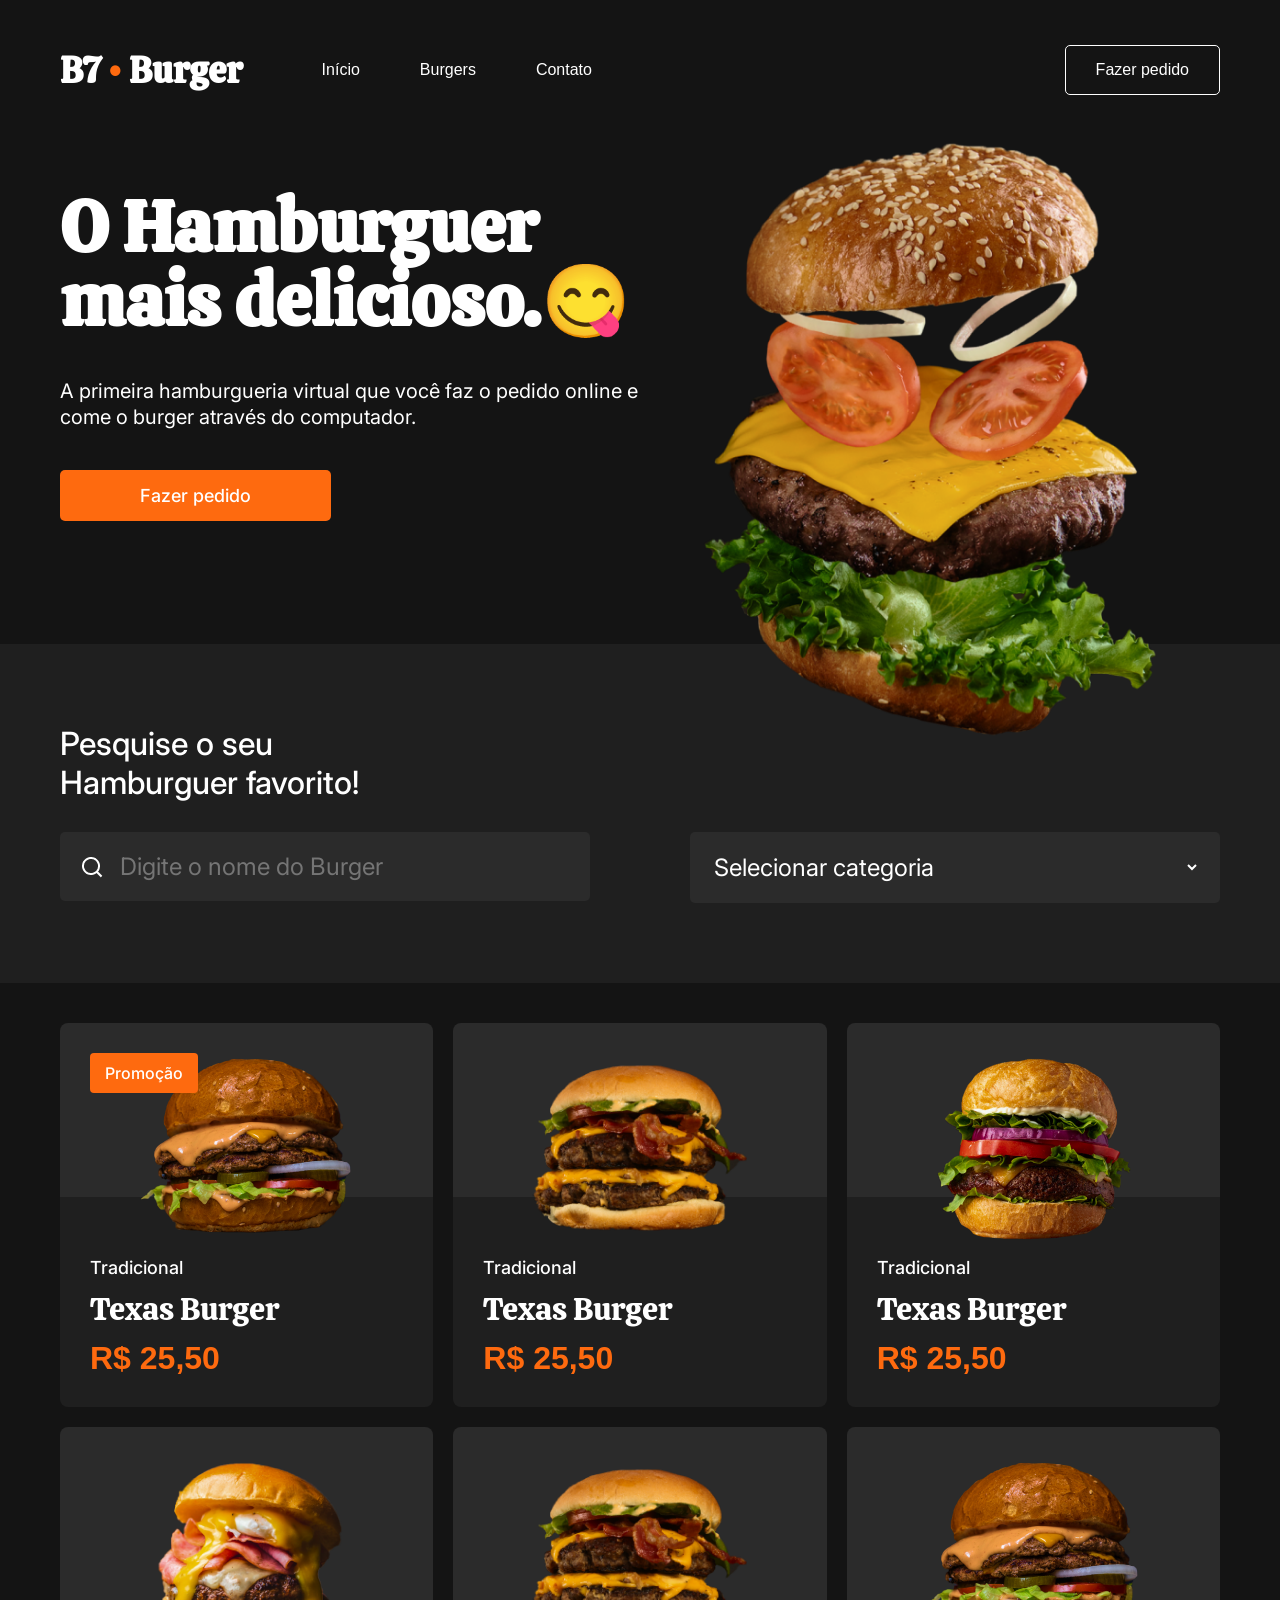
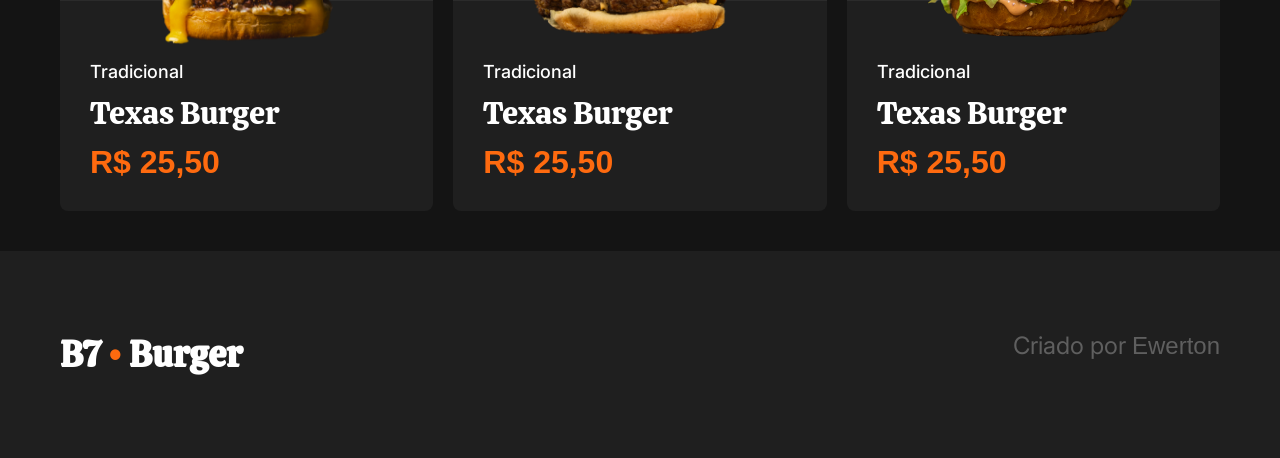
<file: B7web-Projects/B7Burger/index.html>
<!DOCTYPE html>
<html lang="en">
  <head>
    <meta charset="UTF-8" />
    <meta name="viewport" content="width=device-width, initial-scale=1.0" />
    <title>B7Burger</title>
    <link rel="stylesheet" href="./assets/style.css" />
    <link rel="preconnect" href="https://fonts.googleapis.com" />
    <link rel="preconnect" href="https://fonts.gstatic.com" crossorigin />
    <link
      href="https://fonts.googleapis.com/css2?family=Calistoga&family=Inter:ital,opsz,wght@0,14..32,100..900;1,14..32,100..900&display=swap"
      rel="stylesheet"
    />
  </head>
  <!--  -->
  <body>
    <!-- header -->
    <header class="header">
      <div class="container">
        <div class="logo">
          <a href="">B7 <span>•</span> Burger</a>
        </div>
        <nav class="menu">
          <ul class="menu-itens">
            <li><a href="">Início</a></li>
            <li><a href="">Burgers</a></li>
            <li><a href="">Contato</a></li>
          </ul>
          <div><a class="header-button" href="">Fazer pedido</a></div>
        </nav>
        <div class="menu-mobile">
          <div class="menu-icon">
            <div></div>
            <div></div>
            <div></div>
          </div>
        </div>
      </div>
    </header>
    <!-- header -->

    <!-- hero -->
    <section class="hero">
      <div class="container">
        <div class="leftside">
          <h1>O Hamburguer mais delicioso.😋</h1>
          <p>
            A primeira hamburgueria virtual que você faz o pedido online e come
            o burger através do computador.
          </p>
          <a class="button" href="">Fazer pedido</a>
        </div>
        <div class="rightside">
          <img src="./assets/heroBurger.png" alt="Burger Delicioso" />
        </div>
      </div>
    </section>
    <!-- hero -->

    <!-- search -->
    <section class="search">
      <div class="container">
        <div class="title">Pesquise o seu <br />Hamburguer favorito!</div>
        <div class="sides">
          <div class="leftside">
            <input
              type="search"
              name="seachbutton"
              placeholder="Digite o nome do Burger"
            />
          </div>
          <div class="rightside">
            <select name="select" id="select">
              <option value="">Selecionar categoria</option>
              <option value="burger">Burgers</option>
              <option value="pizza">Pizza</option>
              <option value="vegetariano">Vegetariano</option>
              <option value="kids">Kids</option>
            </select>
          </div>
        </div>
      </div>
    </section>
    <!-- search -->

    <!-- Main -->
    <main>
      <div class="container">
        <div class="products-grid">
          <a href="" class="product-item">
            <div class="warning">Promoção</div>
            <div class="photo">
              <img src="./assets/burgers/burger1.png" alt="" />
            </div>
            <div class="info">
              <div class="product-category">Tradicional</div>
              <div class="product-name">Texas Burger</div>
              <div class="product-price">R$ 25,50</div>
            </div>
          </a>

          <a href="" class="product-item">
            <div class="photo">
              <img src="./assets/burgers/burger2.png" alt="" />
            </div>
            <div class="info">
              <div class="product-category">Tradicional</div>
              <div class="product-name">Texas Burger</div>
              <div class="product-price">R$ 25,50</div>
            </div>
          </a>

          <a href="" class="product-item">
            <div class="photo">
              <img src="./assets/burgers/burger3.png" alt="" />
            </div>
            <div class="info">
              <div class="product-category">Tradicional</div>
              <div class="product-name">Texas Burger</div>
              <div class="product-price">R$ 25,50</div>
            </div>
          </a>

          <a href="" class="product-item">
            <div class="photo">
              <img src="./assets/burgers/burger4.png" alt="" />
            </div>
            <div class="info">
              <div class="product-category">Tradicional</div>
              <div class="product-name">Texas Burger</div>
              <div class="product-price">R$ 25,50</div>
            </div>
          </a>

          <a href="" class="product-item">
            <div class="photo">
              <img src="./assets/burgers/burger2.png" alt="" />
            </div>
            <div class="info">
              <div class="product-category">Tradicional</div>
              <div class="product-name">Texas Burger</div>
              <div class="product-price">R$ 25,50</div>
            </div>
          </a>

          <a href="" class="product-item">
            <div class="photo">
              <img src="./assets/burgers/burger1.png" alt="" />
            </div>
            <div class="info">
              <div class="product-category">Tradicional</div>
              <div class="product-name">Texas Burger</div>
              <div class="product-price">R$ 25,50</div>
            </div>
          </a>
        </div>
      </div>
    </main>
    <!-- Main -->

    <!-- footer -->
     <footer class="footer">
      <div class="container">
        <div class="logo">
          <a href="">B7 <span>•</span> Burger</a>
        </div>
        <div class="copyrights">
          Criado por <a href="">Ewerton</a>
        </div>
      </div>
     </footer>
    <!-- footer -->
  </body>
</html>
</file>
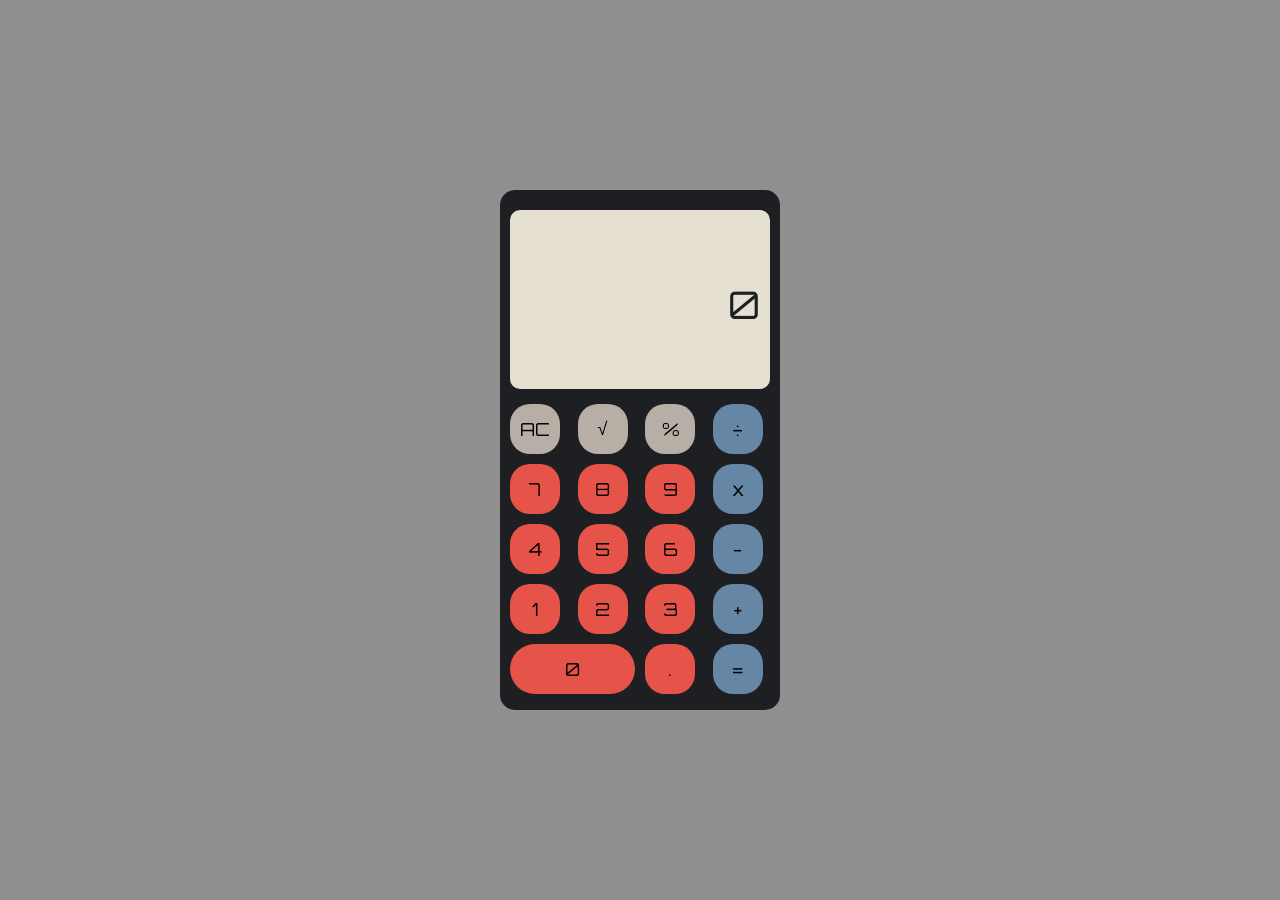
<file: B7web-Projects/Calculadora/index.html>
<!DOCTYPE html>
<html lang="en">
	<head>
		<meta charset="UTF-8" />
		<meta name="viewport" content="width=device-width, initial-scale=1.0" />
		<title>Calculadora</title>
		<link rel="preconnect" href="https://fonts.googleapis.com" />
		<link rel="preconnect" href="https://fonts.gstatic.com" crossorigin />
		<link
			href="https://fonts.googleapis.com/css2?family=Orbitron:wght@400..900&display=swap"
			rel="stylesheet"
		/>
		<link rel="stylesheet" href="assets/css/style.css" />
	</head>
	<body>
		<div class="container">
			<div class="calculator">
				<div class="containerDisplay">
					<div class="inputContainer">
						<div id="display">0</div>
					</div>
					<div class="resultContainer"></div>
				</div>
				<div class="containerButtons">
					<div class="buttonsCalculator">
						<button class="greyButtons" id="deleteButton" onclick="limpar()">
							AC
						</button>
						<button class="greyButtons" id="sqrt" onclick="digitar('√')">√</button>
						<button class="greyButtons" id="porcent" onclick="digitar('%')">%</button>
						<button class="blueButtons" id="divide" onclick="digitar('÷')">÷</button>

						<button class="redButtons" id="seven" onclick="digitar('7')">7</button>
						<button class="redButtons" id="eight" onclick="digitar('8')">8</button>
						<button class="redButtons" id="nine" onclick="digitar('9')">9</button>
						<button class="blueButtons" id="times" onclick="digitar('x')">x</button>

						<button class="redButtons" id="four" onclick="digitar('4')">4</button>
						<button class="redButtons" id="five" onclick="digitar('5')">5</button>
						<button class="redButtons" id="six" onclick="digitar('6')">6</button>
						<button class="blueButtons" id="less" onclick="digitar('-')">-</button>

						<button class="redButtons" id="one" onclick="digitar('1')">1</button>
						<button class="redButtons" id="two" onclick="digitar('2')">2</button>
						<button class="redButtons" id="three" onclick="digitar('3')">3</button>
						<button class="blueButtons" id="plus" onclick="digitar('+')">+</button>

						<button class="redButtons" id="zero" onclick="digitar('0')">0</button>
						<button class="redButtons" id="dot" onclick="digitar('.')">.</button>
						<button class="blueButtons" id="equal" onclick="calcular()">=</button>
					</div>
				</div>
			</div>
		</div>

		<script src="./assets/script/script.js"></script>
	</body>
</html>
</file>
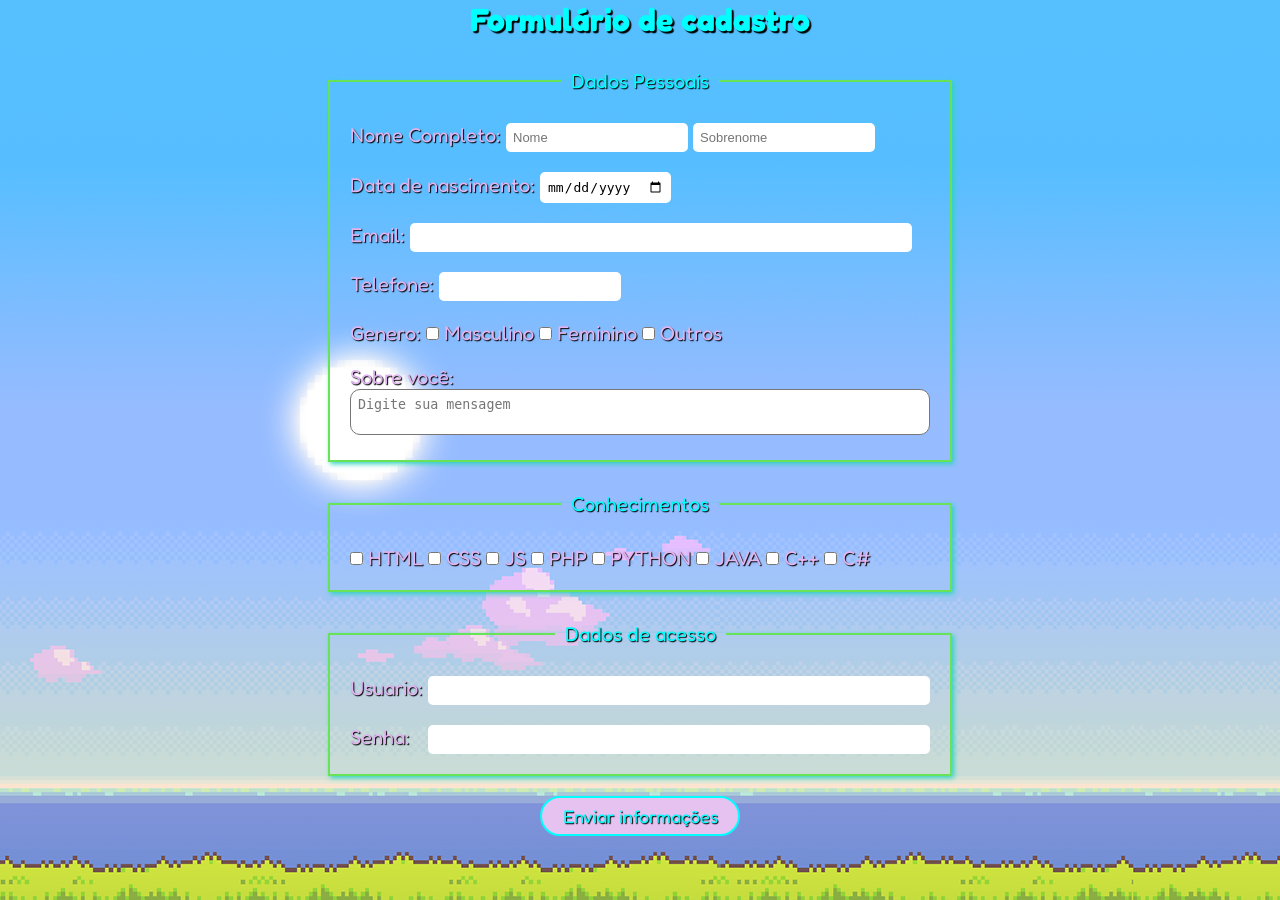
<file: B7web-Projects/Colored-Form/index.html>
<!DOCTYPE html>
<html lang="en">
  <head>
    <meta charset="UTF-8" />
    <meta name="viewport" content="width=device-width, initial-scale=1.0" />
    <title>Formulario</title>
    <link rel="preconnect" href="https://fonts.googleapis.com" />
    <link rel="preconnect" href="https://fonts.gstatic.com" crossorigin />
    <link
      href="https://fonts.googleapis.com/css2?family=Fredoka:wght@300..700&family=Pixelify+Sans:wght@400..700&display=swap"
      rel="stylesheet"
    />
    <link rel="stylesheet" href="style.css" />
  </head>
  <body>
    <div class="container">
      <h1>Formulário de cadastro</h1>
      <!-- Dados Pessoais Start -->
      <form action="">
        <fieldset class="DadosBasicos">
          <legend>Dados Pessoais</legend>
          <label>
            Nome Completo:
            <input type="text" name="nome" placeholder="Nome" required />
            <input
              type="text"
              name="sobrenome"
              placeholder="Sobrenome"
              required
            />
          </label>
          <br />
          <label for="">
            Data de nascimento:
            <input type="date" name="data" required />
          </label>
          <br />
          <label for="">
            Email:
            <input type="email" name="email" size="60" required />
          </label>
          <br />
          <label for="">
            Telefone:
            <input type="number" name="Telefone" />
          </label>
          <br />
          <label >
            Genero:
            <input type="checkbox" /> Masculino
            <input type="checkbox" /> Feminino
            <input type="checkbox"> Outros
          </label>
          <br />
          <label
            for="
          "
          >
            Sobre você:
            <br />
            <textarea
              name="textarea"
              id=""
              placeholder="Digite sua mensagem"
            ></textarea>
          </label>
        </fieldset>
        <!-- Dados Pessoais End-->
        <!-- Conhecimentos Start-->
        <fieldset class="Conhecimentos">
          <legend>Conhecimentos</legend>
          <label for="">
            <input type="checkbox" /> HTML <input type="checkbox" /> CSS
            <input type="checkbox" /> JS <input type="checkbox" /> PHP
            <input type="checkbox" /> PYTHON <input type="checkbox" /> JAVA
            <input type="checkbox" /> C++ <input type="checkbox" /> C#
          </label>
        </fieldset>
        <!-- Conhecimentos End-->
        <!-- Dados usuario Start-->
        <fieldset class="adicionais">
          <legend>Dados de acesso</legend>
          <label for="">
            Usuario:
            <input type="text" name="usuario" size="60"/>
          </label>
          <br />
          <label for="">
            Senha:
            <input type="password" size="60"/>
          </label>
        </fieldset>
        <!-- Dados usuario End-->
        <div class="botao"><button>Enviar informações</button></div>
      </form>
    </div>
  </body>
</html>
</file>
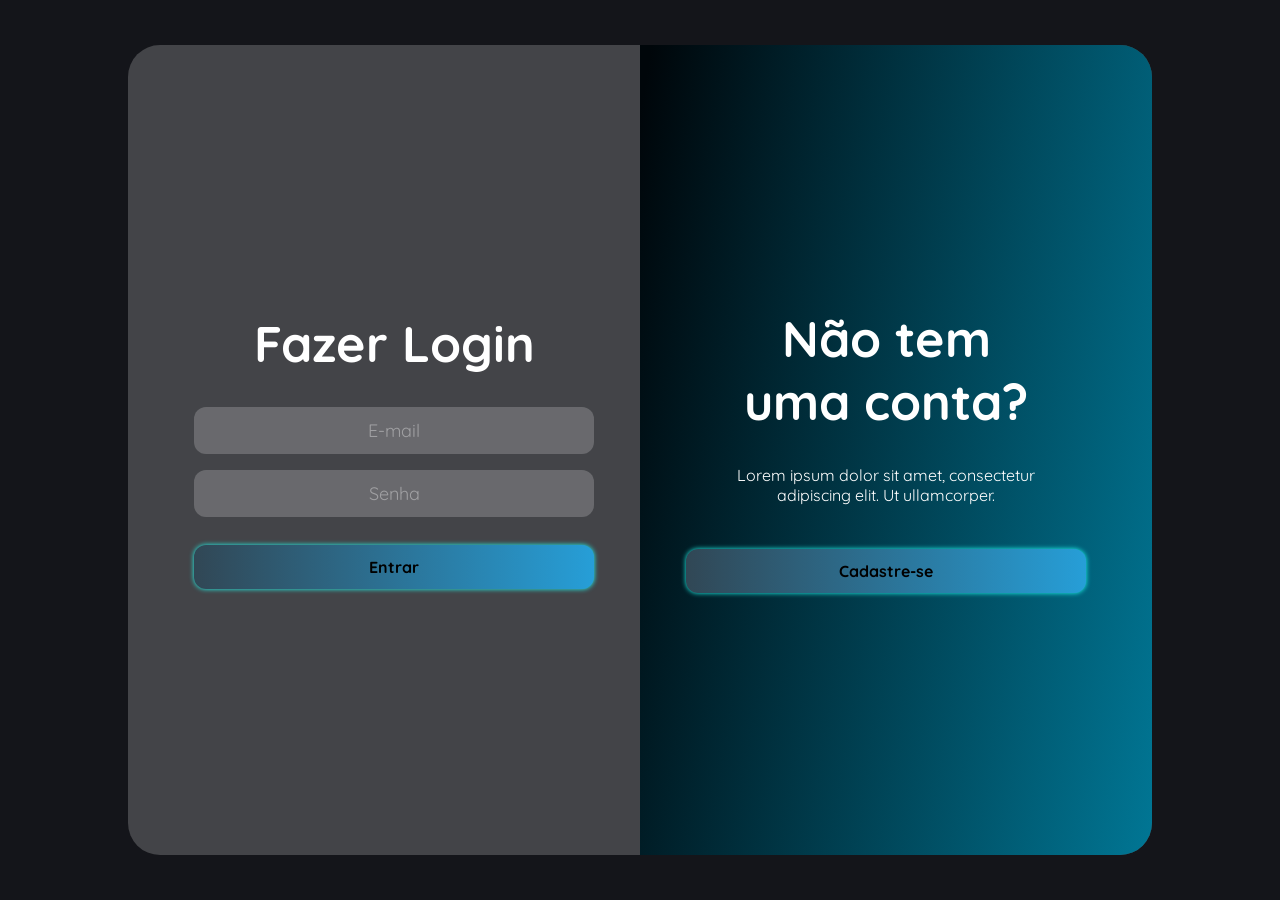
<file: B7web-Projects/formulario-animado/index.html>
<!DOCTYPE html>
<html lang="en">
  <head>
    <meta charset="UTF-8" />
    <meta name="viewport" content="width=device-width, initial-scale=1.0" />
    <title>Document</title>
    <link rel="stylesheet" href="assets/css/style.css">
    <link rel="preconnect" href="https://fonts.googleapis.com" />
    <link rel="preconnect" href="https://fonts.gstatic.com" crossorigin />
    <link rel="preconnect" href="https://fonts.googleapis.com" />
    <link rel="preconnect" href="https://fonts.gstatic.com" crossorigin />
    <link
      href="https://fonts.googleapis.com/css2?family=Quicksand:wght@300..700&display=swap"
      rel="stylesheet"
    />
    <script src="assets/javaScript/script.js" defer></script>
  </head>
  <body class="bodyForm">
    <div class="mainContainer">
      <div class="card loginActive">
        <!-- left side -->
        <div class="leftSide">
          <!-- Form Login -->
          <div class="formlogin">
            <h2>Fazer Login</h2>
            <form action="">
              <input type="email"  placeholder="E-mail" />
              <input type="password"  placeholder="Senha" />
              <button type="submit" class="enterButton">Entrar</button>
            </form>
          </div>
          <!-- Faça Login -->
          <div class="facaLogin">
            <h2>Já tem <br />uma conta?</h2>
            <p>
              Lorem ipsum dolor sit amet, consectetur adipiscing elit. Ut
              ullamcorper.
            </p>
            <button type="submit" class="loginButton">Faça Login</button>
          </div>
        </div>
        <!-- Right side -->
        <div class="righSide">
          <!-- Form Cadastro -->
          <div class="formCadastro">
            <h2>Cadastro</h2>
            <form action="">
              <input type="text" id="name" placeholder="nome">
              <input type="email"  placeholder="E-mail">
              <input type="password"  placeholder="Senha">
              <input type="password" id="checkPassword" placeholder="Confirme a senha">
              <button type="submit" class="cadastrar">Cadastrar</button>
            </form>
          </div>
          <!-- Cadastrar -->
          <div class="facaCadastro">
            <h2>Não tem <br>uma conta?</h2>
            <p>
              Lorem ipsum dolor sit amet, consectetur adipiscing elit. Ut
              ullamcorper.
            </p>
            <button type="submit" class="cadastroButton">Cadastre-se</button>
          </div>
        </div>
      </div>
    </div>
  </body>
</html>
</file>
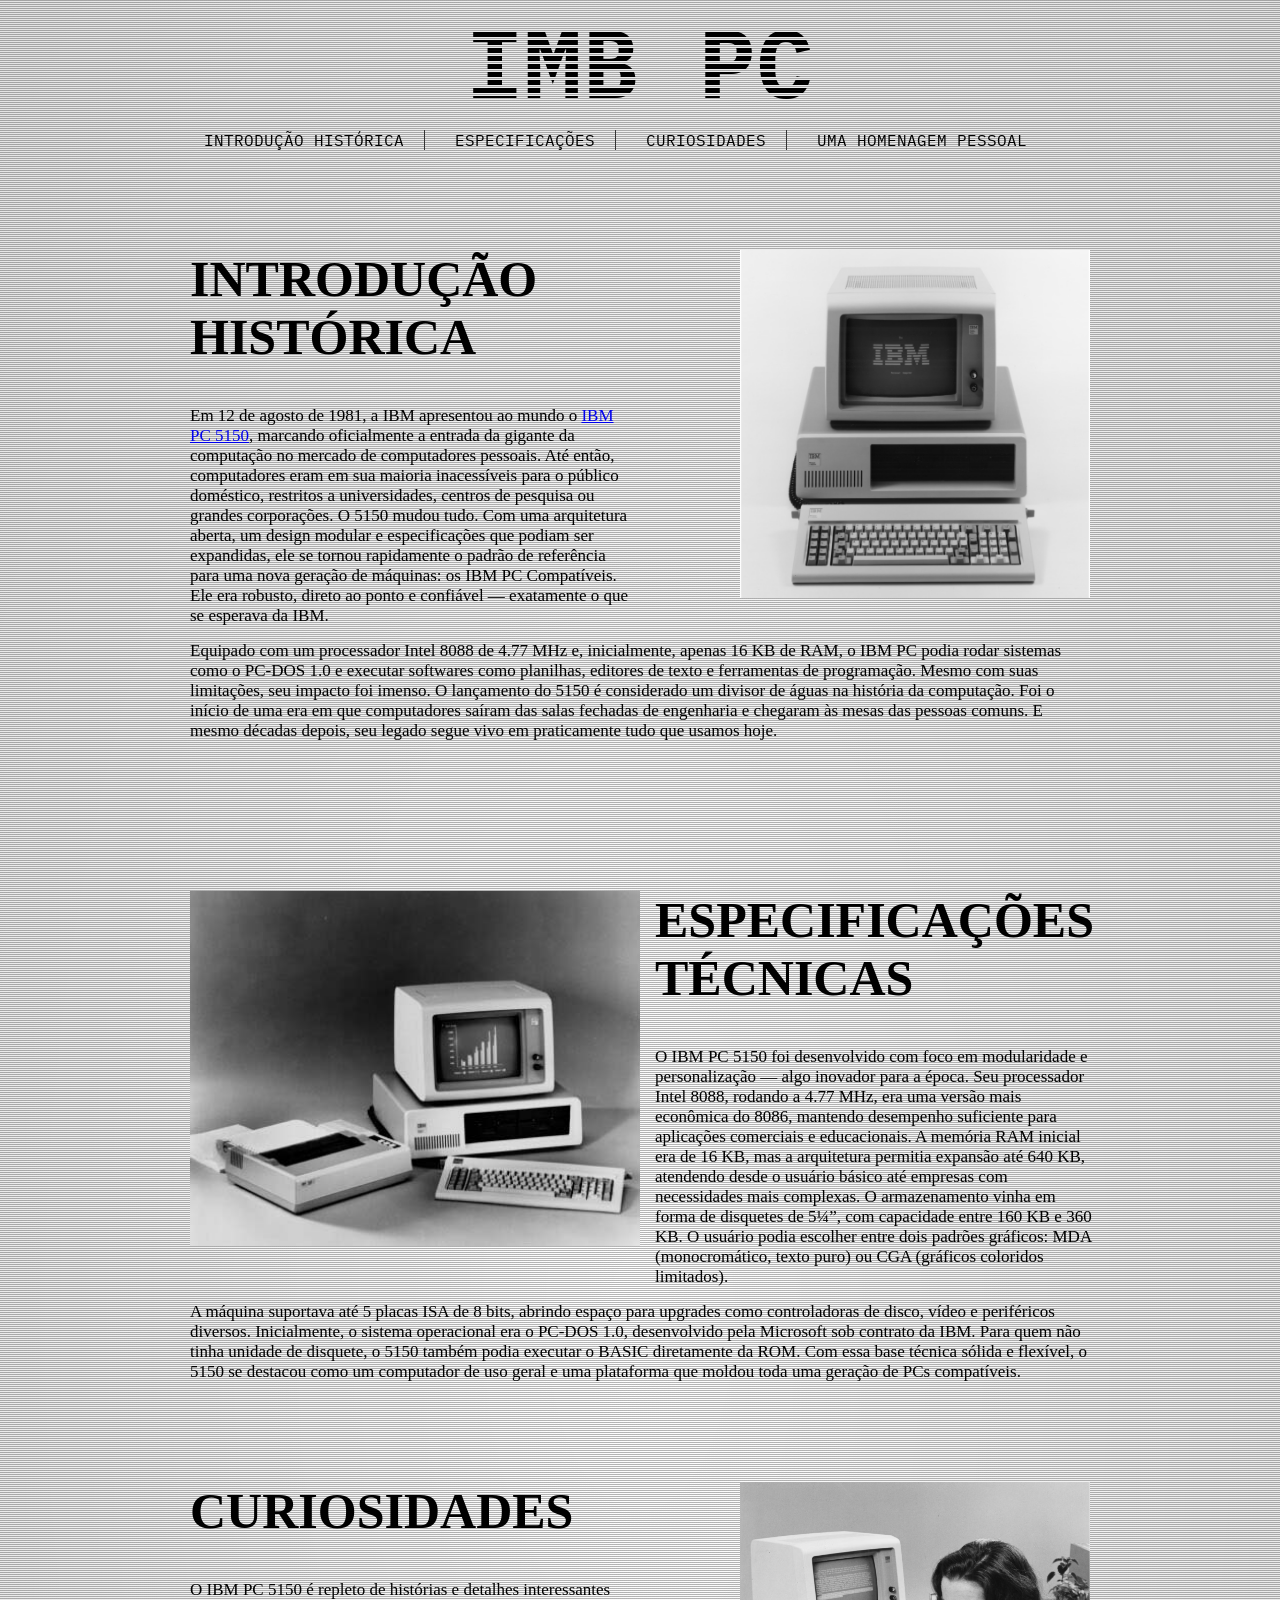
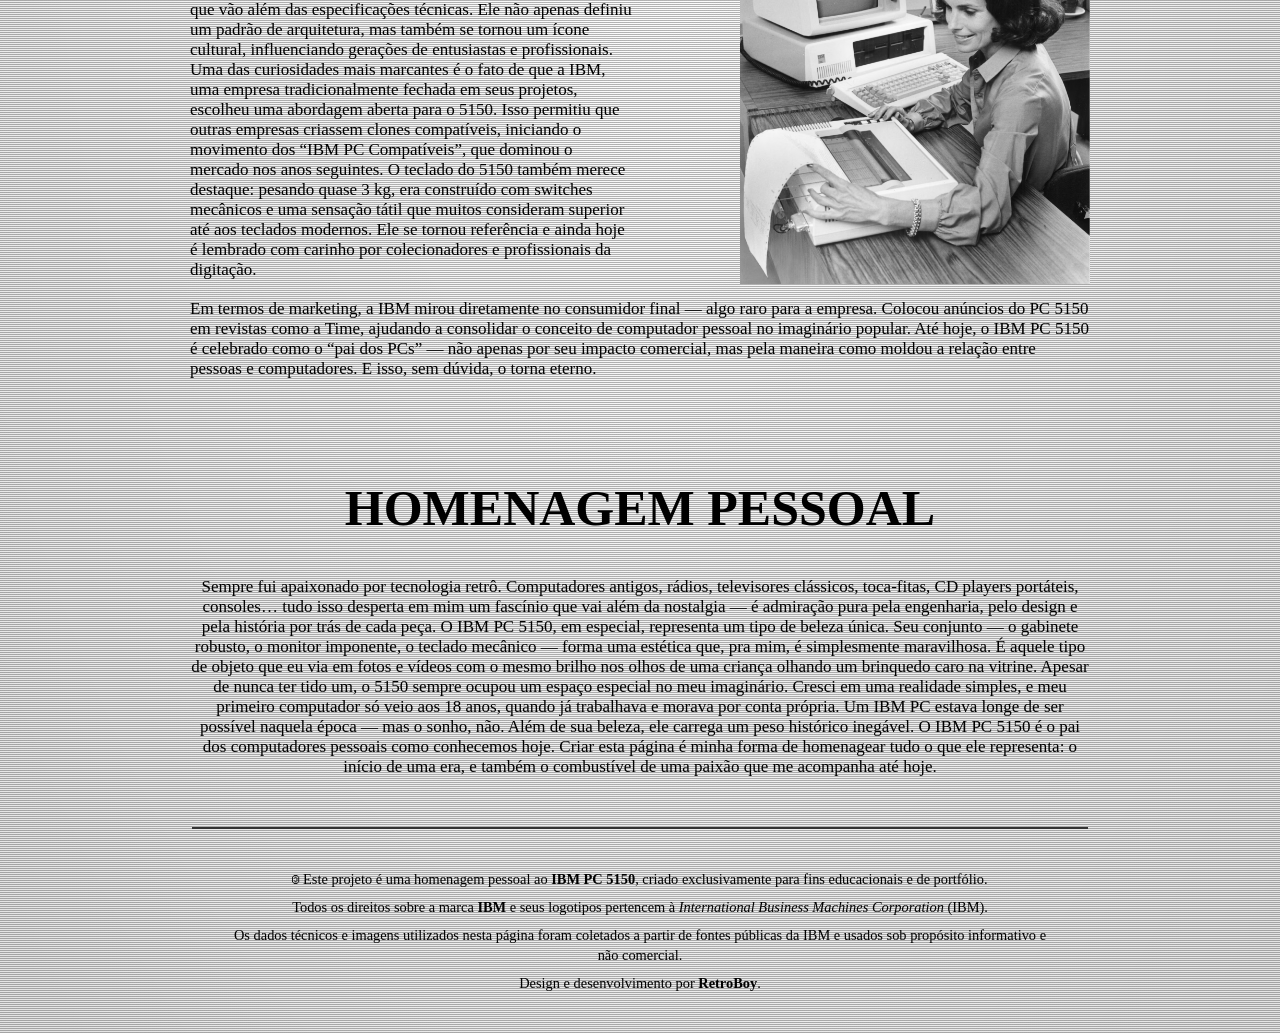
<file: B7web-Projects/landing-ibm-pc5150/index.html>
<!DOCTYPE html>
<html lang="pt-br">
  <head>
    <meta charset="UTF-8" />
    <meta name="viewport" content="width=device-width, initial-scale=1.0" />
    <title>IBM 5150</title>
    <link rel="stylesheet" href="assets/css/style.css" />
    <link rel="preconnect" href="https://fonts.googleapis.com" />
    <link rel="preconnect" href="https://fonts.gstatic.com" crossorigin />
    <link
      href="https://fonts.googleapis.com/css2?family=IBM+Plex+Mono:ital,wght@0,100;0,200;0,300;0,400;0,500;0,600;0,700;1,100;1,200;1,300;1,400;1,500;1,600;1,700&family=IBM+Plex+Sans:ital,wght@0,100..700;1,100..700&display=swap"
      rel="stylesheet"
    />
  </head>
  <body>
    <header class="header">
      <div class="logo"><h1 class="ibm-logo">IMB PC</h1></div>
      <nav class="menu">
        <ul>
          <li><a href="#introdução">Introdução histórica</a></li>
          <li><a href="#especificações">Especificações</a></li>
          <li><a href="#curiosidades">Curiosidades</a></li>
          <li><a href="#homenagem">Uma homenagem pessoal</a></li>
        </ul>
      </nav>
    </header>
    <div class="container">
      <section class="introdução" id="introdução">
        <div class="content">
          <div class="content-texts">
            <h1>Introdução histórica</h1>
            <p class="paragrafo1">
              Em 12 de agosto de 1981, a IBM apresentou ao mundo o
              <a
                href="https://www.ibm.com/history/personal-computer#Overview"
                target="_blank"
                >IBM PC 5150</a
              >, marcando oficialmente a entrada da gigante da computação no
              mercado de computadores pessoais. Até então, computadores eram em
              sua maioria inacessíveis para o público doméstico, restritos a
              universidades, centros de pesquisa ou grandes corporações. O 5150
              mudou tudo. Com uma arquitetura aberta, um design modular e
              especificações que podiam ser expandidas, ele se tornou
              rapidamente o padrão de referência para uma nova geração de
              máquinas: os IBM PC Compatíveis. Ele era robusto, direto ao ponto
              e confiável — exatamente o que se esperava da IBM.
            </p>
          </div>
          <img src="assets/images/1981_IBM_PC_5150_a.avif" alt="" />
          <p class="paragrafo2">
            Equipado com um processador Intel 8088 de 4.77 MHz e, inicialmente,
            apenas 16 KB de RAM, o IBM PC podia rodar sistemas como o PC-DOS 1.0
            e executar softwares como planilhas, editores de texto e ferramentas
            de programação. Mesmo com suas limitações, seu impacto foi imenso. O
            lançamento do 5150 é considerado um divisor de águas na história da
            computação. Foi o início de uma era em que computadores saíram das
            salas fechadas de engenharia e chegaram às mesas das pessoas comuns.
            E mesmo décadas depois, seu legado segue vivo em praticamente tudo
            que usamos hoje.
          </p>
        </div>
      </section>

      <section class="especificações" id="especificações">
        <div class="content">
          <img src="assets/images/IBM-5150.jpg" alt="" />
          <div class="content-texts">
            <h1>Especificações técnicas</h1>
            <p class="paragrafo1">
              O IBM PC 5150 foi desenvolvido com foco em modularidade e
              personalização — algo inovador para a época. Seu processador Intel
              8088, rodando a 4.77 MHz, era uma versão mais econômica do 8086,
              mantendo desempenho suficiente para aplicações comerciais e
              educacionais. A memória RAM inicial era de 16 KB, mas a
              arquitetura permitia expansão até 640 KB, atendendo desde o
              usuário básico até empresas com necessidades mais complexas. O
              armazenamento vinha em forma de disquetes de 5¼”, com capacidade
              entre 160 KB e 360 KB. O usuário podia escolher entre dois padrões
              gráficos: MDA (monocromático, texto puro) ou CGA (gráficos
              coloridos limitados).
            </p>
          </div>

          <p class="paragrafo2">
            A máquina suportava até 5 placas ISA de 8 bits, abrindo espaço para
            upgrades como controladoras de disco, vídeo e periféricos diversos.
            Inicialmente, o sistema operacional era o PC-DOS 1.0, desenvolvido
            pela Microsoft sob contrato da IBM. Para quem não tinha unidade de
            disquete, o 5150 também podia executar o BASIC diretamente da ROM.
            Com essa base técnica sólida e flexível, o 5150 se destacou como um
            computador de uso geral e uma plataforma que moldou toda uma geração
            de PCs compatíveis.
          </p>
        </div>
      </section>

      <section class="curiosidades" id="curiosidades">
        <div class="content">
          <div class="content-texts">
            <h1>Curiosidades</h1>
            <p class="paragrafo1">
              O IBM PC 5150 é repleto de histórias e detalhes interessantes que
              vão além das especificações técnicas. Ele não apenas definiu um
              padrão de arquitetura, mas também se tornou um ícone cultural,
              influenciando gerações de entusiastas e profissionais. Uma das
              curiosidades mais marcantes é o fato de que a IBM, uma empresa
              tradicionalmente fechada em seus projetos, escolheu uma abordagem
              aberta para o 5150. Isso permitiu que outras empresas criassem
              clones compatíveis, iniciando o movimento dos “IBM PC
              Compatíveis”, que dominou o mercado nos anos seguintes. O teclado
              do 5150 também merece destaque: pesando quase 3 kg, era construído
              com switches mecânicos e uma sensação tátil que muitos consideram
              superior até aos teclados modernos. Ele se tornou referência e
              ainda hoje é lembrado com carinho por colecionadores e
              profissionais da digitação.
            </p>
          </div>
          <img src="assets/images/1981_IBMPC_5150_User_b.jpg" alt="" />
          <p class="paragrafo2">
            Em termos de marketing, a IBM mirou diretamente no consumidor final
            — algo raro para a empresa. Colocou anúncios do PC 5150 em revistas
            como a Time, ajudando a consolidar o conceito de computador pessoal
            no imaginário popular. Até hoje, o IBM PC 5150 é celebrado como o
            “pai dos PCs” — não apenas por seu impacto comercial, mas pela
            maneira como moldou a relação entre pessoas e computadores. E isso,
            sem dúvida, o torna eterno.
          </p>
        </div>
      </section>
      <section class="homenagem" id="homenagem">
        <div class="content">
          <div class="content-texts">
            <h1>Homenagem pessoal</h1>
            <p class="paragrafo1">
              Sempre fui apaixonado por tecnologia retrô. Computadores antigos,
              rádios, televisores clássicos, toca-fitas, CD players portáteis,
              consoles… tudo isso desperta em mim um fascínio que vai além da
              nostalgia — é admiração pura pela engenharia, pelo design e pela
              história por trás de cada peça. O IBM PC 5150, em especial,
              representa um tipo de beleza única. Seu conjunto — o gabinete
              robusto, o monitor imponente, o teclado mecânico — forma uma
              estética que, pra mim, é simplesmente maravilhosa. É aquele tipo
              de objeto que eu via em fotos e vídeos com o mesmo brilho nos
              olhos de uma criança olhando um brinquedo caro na vitrine. Apesar
              de nunca ter tido um, o 5150 sempre ocupou um espaço especial no
              meu imaginário. Cresci em uma realidade simples, e meu primeiro
              computador só veio aos 18 anos, quando já trabalhava e morava por
              conta própria. Um IBM PC estava longe de ser possível naquela
              época — mas o sonho, não. Além de sua beleza, ele carrega um peso
              histórico inegável. O IBM PC 5150 é o pai dos computadores
              pessoais como conhecemos hoje. Criar esta página é minha forma de
              homenagear tudo o que ele representa: o início de uma era, e
              também o combustível de uma paixão que me acompanha até hoje.
            </p>
          </div>
        </div>
      </section>
    </div>
    <footer class="footer">
      <p>
        🄯 Este projeto é uma homenagem pessoal ao <strong>IBM PC 5150</strong>,
        criado exclusivamente para fins educacionais e de portfólio.
      </p>
      <p>
        Todos os direitos sobre a marca <strong>IBM</strong> e seus logotipos
        pertencem à <em>International Business Machines Corporation</em> (IBM).
      </p>
      <p>
        Os dados técnicos e imagens utilizados nesta página foram coletados a
        partir de fontes públicas da IBM e usados sob propósito informativo e
        não comercial.
      </p>
      <p>Design e desenvolvimento por <strong>RetroBoy</strong>.</p>
    </footer>
  </body>
</html>
</file>
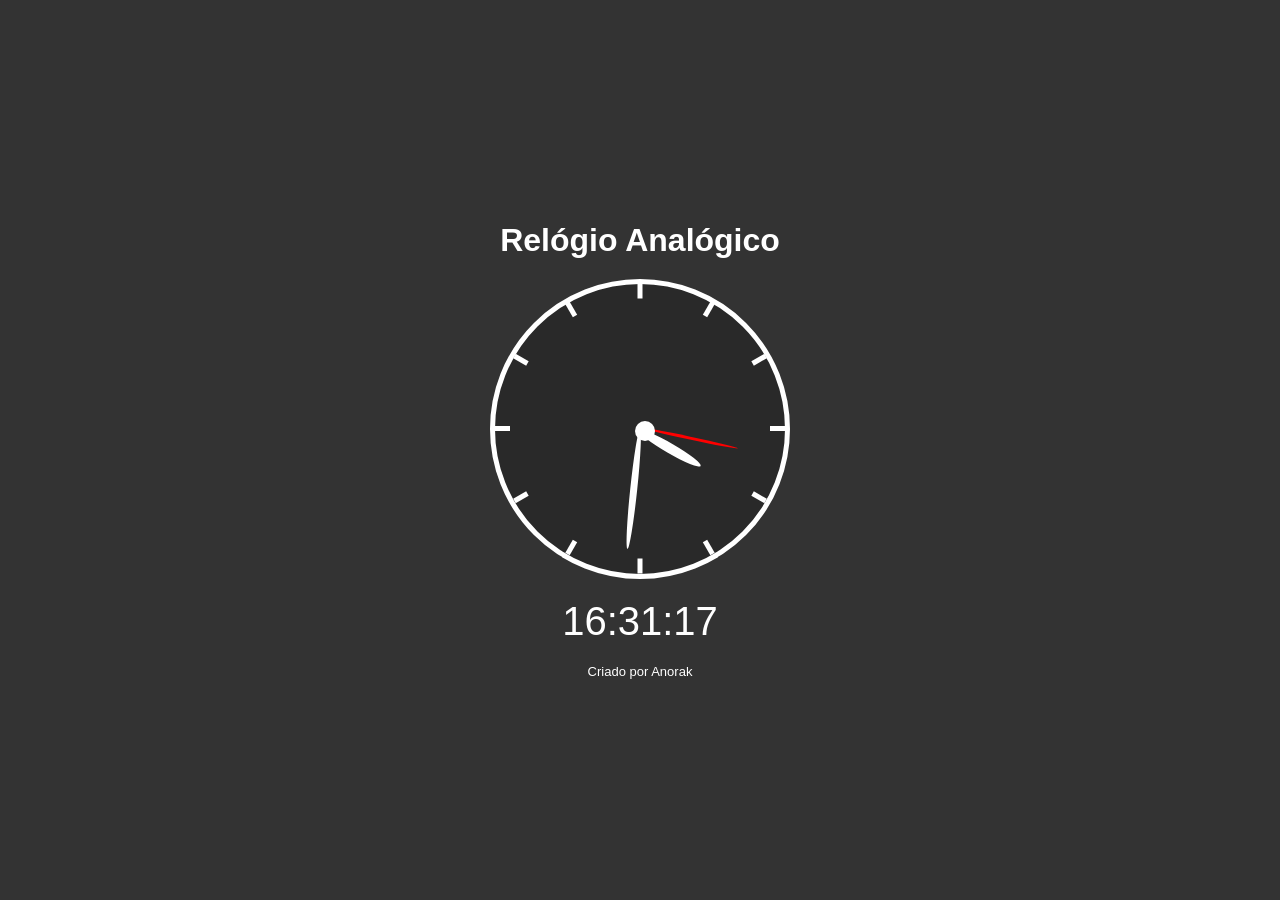
<file: B7web-Projects/Relogio Analógico/index.html>
<!DOCTYPE html>
<html lang="pt">
<head>
    <meta charset="UTF-8">
    <meta http-equiv="X-UA-Compatible" content="IE=edge">
    <meta name="viewport" content="width=device-width, initial-scale=1.0">
    <title>Relógio Analógico</title>
    <link rel="stylesheet" href="style.css" />
</head>
<body>
    <h1>Relógio Analógico</h1>

    <div class="relogio">
        <div class="riscos">
            <div class="risco" style="transform: rotate(0deg)"><div class="ponto"></div></div>
            <div class="risco" style="transform: rotate(30deg)"><div class="ponto"></div></div>
            <div class="risco" style="transform: rotate(60deg)"><div class="ponto"></div></div>
            <div class="risco" style="transform: rotate(90deg)"><div class="ponto"></div></div>
            <div class="risco" style="transform: rotate(120deg)"><div class="ponto"></div></div>
            <div class="risco" style="transform: rotate(150deg)"><div class="ponto"></div></div>
            <div class="risco" style="transform: rotate(180deg)"><div class="ponto"></div></div>
            <div class="risco" style="transform: rotate(210deg)"><div class="ponto"></div></div>
            <div class="risco" style="transform: rotate(240deg)"><div class="ponto"></div></div>
            <div class="risco" style="transform: rotate(270deg)"><div class="ponto"></div></div>
            <div class="risco" style="transform: rotate(300deg)"><div class="ponto"></div></div>
            <div class="risco" style="transform: rotate(330deg)"><div class="ponto"></div></div>
        </div>
        <div class="ponteiros">
            <div class="p p_s"></div>
            <div class="p p_m"></div>
            <div class="p p_h"></div>
            <div class="encaixe"></div>
        </div>
    </div>
    <div class="digital">--:--:--</div>

    <footer>Criado por Anorak</footer>

    <script src="script.js"></script>
</body>
</html>
</file>
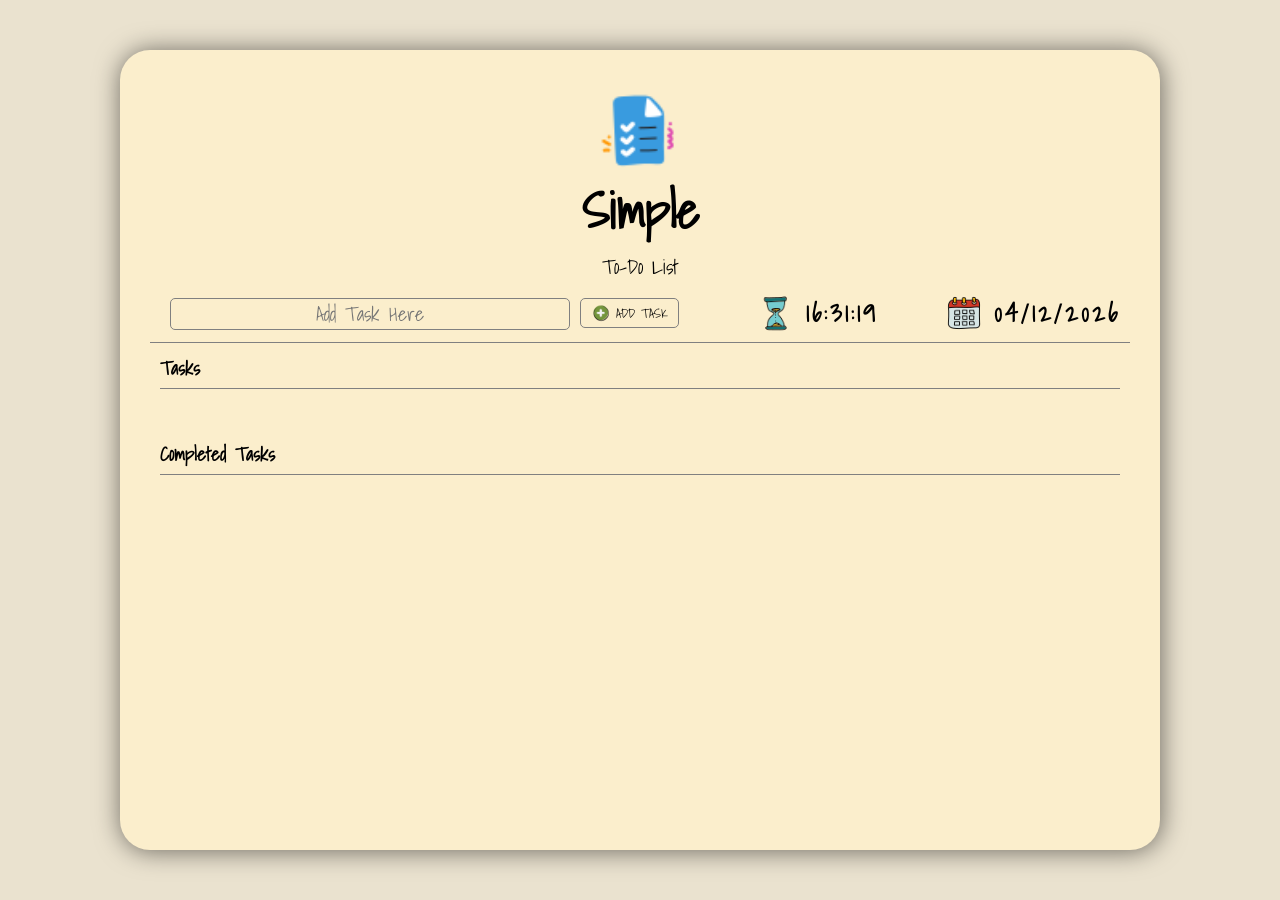
<file: B7web-Projects/simple-todo-list/index.html>
<!DOCTYPE html>
<html lang="en">
	<head>
		<meta charset="UTF-8" />
		<meta name="viewport" content="width=device-width, initial-scale=1.0" />
		<title>Simple to-do list</title>
		<link rel="preconnect" href="https://fonts.googleapis.com" />
		<link rel="preconnect" href="https://fonts.gstatic.com" crossorigin />
		<link rel="preconnect" href="https://fonts.googleapis.com" />
		<link rel="preconnect" href="https://fonts.gstatic.com" crossorigin />
		<link
			href="https://fonts.googleapis.com/css2?family=Edu+NSW+ACT+Hand+Pre:wght@400..700&family=Shadows+Into+Light&display=swap"
			rel="stylesheet"
		/>
		<link rel="stylesheet" href="assets/css/style.css" />
	</head>
	<body>
		<div class="container">
			<!-- Header Start-->
			<header>
				<img src="assets/images/icons8-lista-de-tarefas-50.png" alt="" />
				<h1>Simple</h1>
				<p>To-Do List</p>
			</header>
			<!-- Header End-->
			<main class="content">
				<section class="tasksSection">
					<div class="menu">
						<div class="inputTaskContainer">
							<input type="text" placeholder="Add Task Here" id="inputTask" />
							<button class="buttonAddTask">
								<img src="assets/images/icons8-adicionar-100.png" alt="" />add task
							</button>
						</div>
						<div class="clockContainer">
							<img src="assets/images/icons8-ampulheta-48.png" alt="">
							<div class="clock"></div>
						</div>
						<div class="dateContainer">
							<img src="assets/images/icons8-calendário-48.png" alt="">
							<div class="calendar"></div>
						</div>
						
					</div>

					<div class="ActiveTasksContainer">
						<h3>Tasks</h3>
						<ul class="ActiveTasks"></ul>
					</div>

					<div class="completedTasksContainer">
						<h3>Completed Tasks</h3>
						<ul class="completedTasks"></ul>
					</div>
				</section>
			</main>
		</div>
		<script src="assets/js/script.js"></script>
	</body>
</html>
</file>
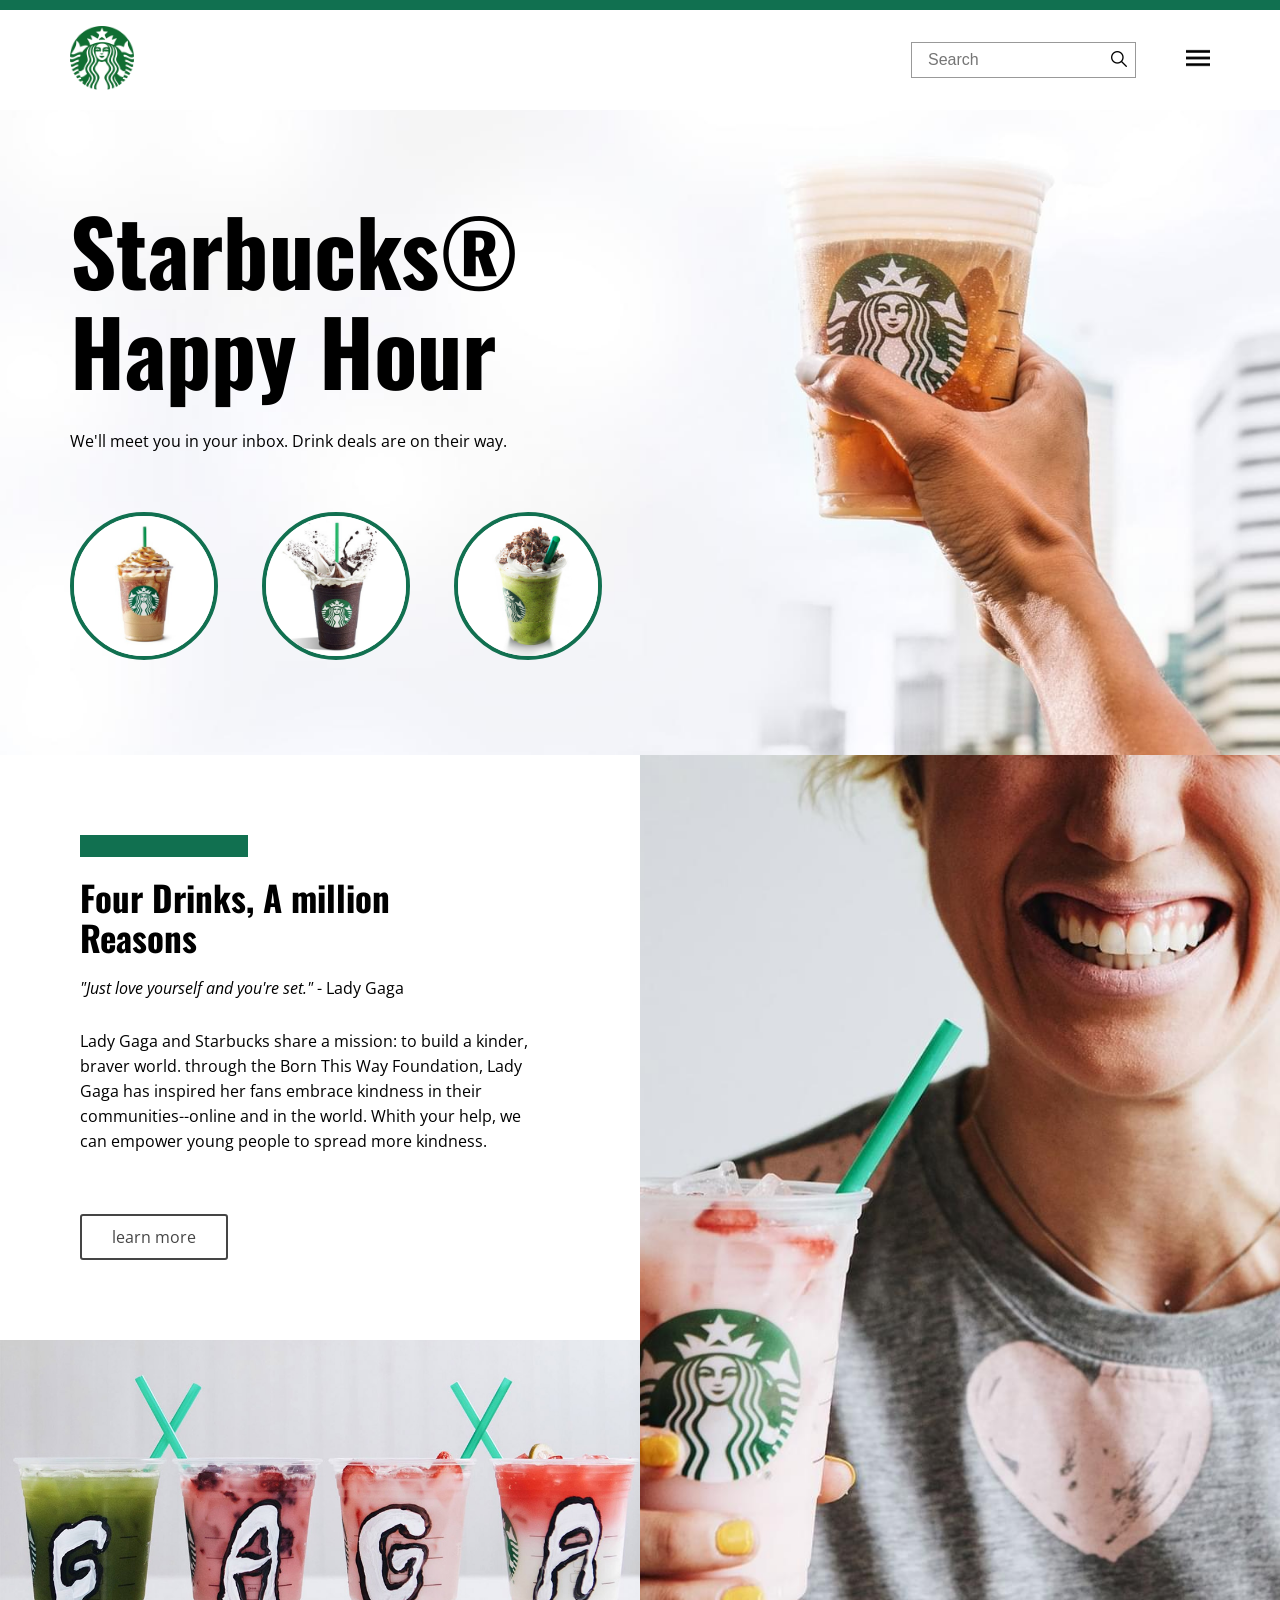
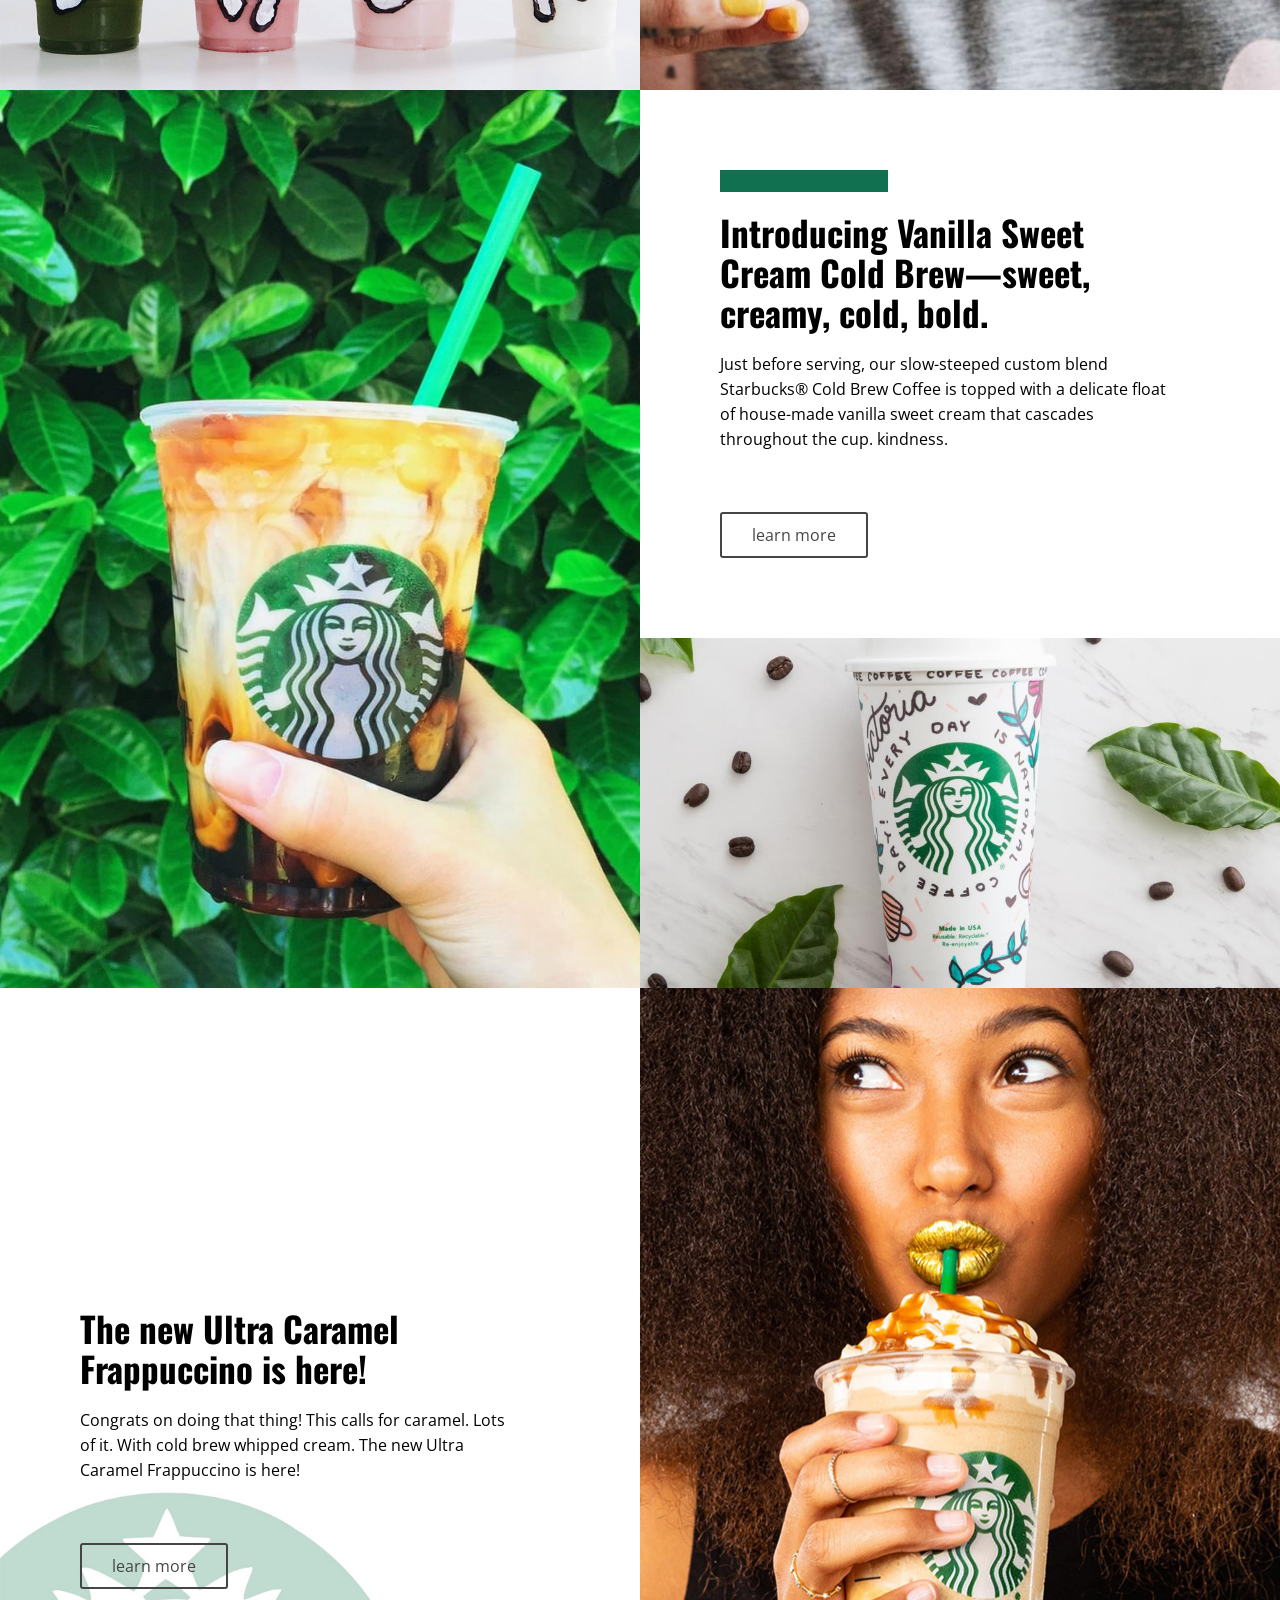
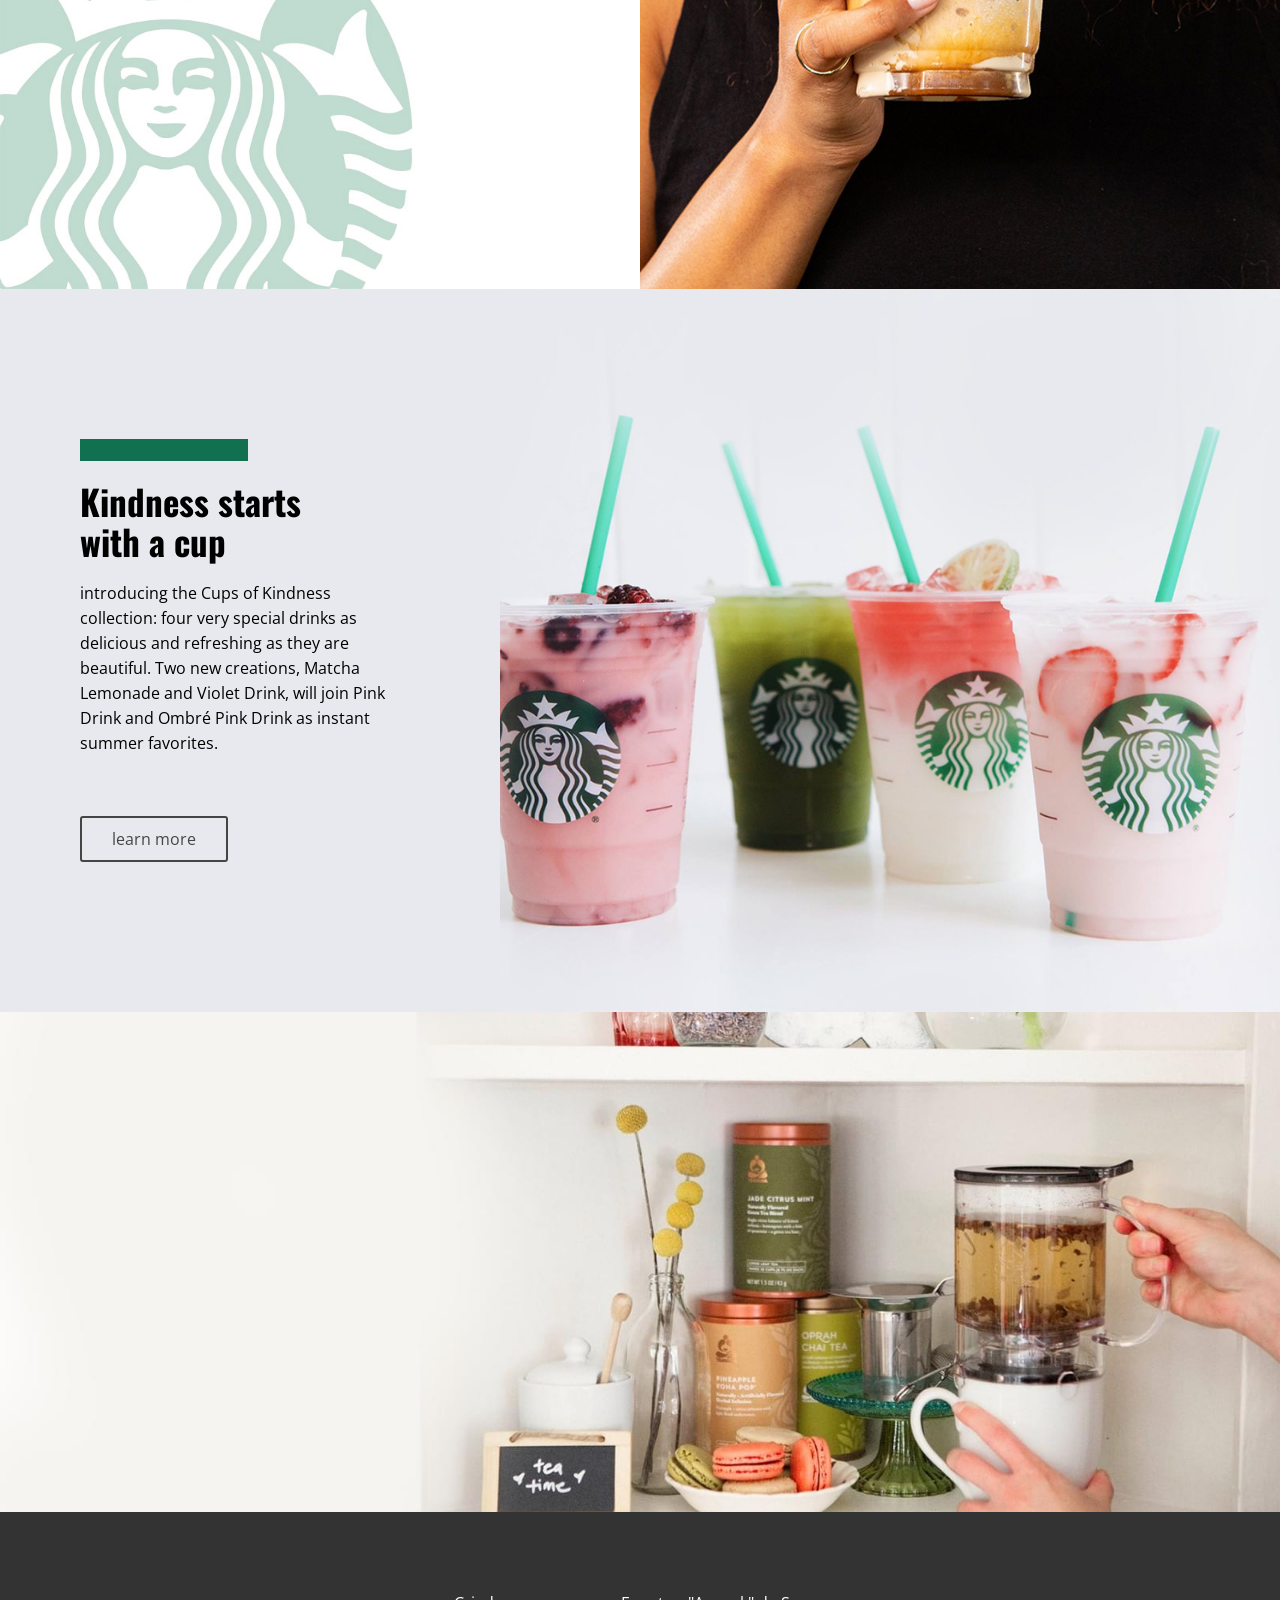
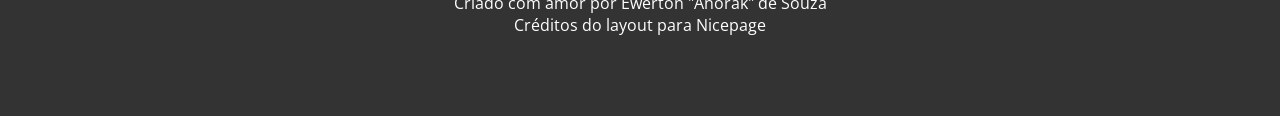
<file: B7web-Projects/starbucks/index.html>
<!DOCTYPE html>
<html lang="en">
  <head>
    <meta charset="UTF-8" />
    <meta name="viewport" content="width=device-width, initial-scale=1.0" />
    <title>StarBucks</title>
    <link rel="stylesheet" href="assets/css/style.css" />
    <link rel="preconnect" href="https://fonts.googleapis.com" />
    <link rel="preconnect" href="https://fonts.gstatic.com" crossorigin />
    <link
      href="https://fonts.googleapis.com/css2?family=Open+Sans:ital,wght@0,300..800;1,300..800&family=Oswald:wght@200..700&display=swap"
      rel="stylesheet"
    />
  </head>
  <body>
    <!-- Header start -->
    <header>
      <div class="line"></div>
      <div class="container header--area">
        <div class="logo">
          <a href="/"><img src="assets/imagens/logo.png" alt="" /></a>
        </div>
        <div class="header--right">
          <div class="header--search">
            <form>
              <input type="text" name="search" placeholder="Search" />
              <button>
                <img src="assets/imagens/loupe.png" alt="" />
              </button>
            </form>
          </div>
          <div class="header--menu">
            <img src="assets/imagens/menu.png" alt="" />
          </div>
        </div>
      </div>
    </header>
    <!-- Header End -->

    <!-- Banner start -->
    <section class="banner">
      <div class="container">
        <h1>
          Starbucks® <br />
          Happy Hour
        </h1>
        <span>We'll meet you in your inbox. Drink deals are on their way.</span>
        <div class="banner--images">
          <img src="assets/imagens/c1.jpg" alt="" />
          <img src="assets/imagens/c2.jpg" alt="" />
          <img src="assets/imagens/c3.jpg" alt="" />
        </div>
      </div>
    </section>
    <!-- Banner End -->

    <!-- Area1 Start -->
    <section class="area1">
      <div class="area1--content">
        <div class="green-bar"></div>
        <h2>Four Drinks, A million <br />Reasons</h2>
        <div class="area1--quote">
          <cite>"Just love yourself and you're set."</cite> - Lady Gaga
        </div>
        <div class="area1--text">
          Lady Gaga and Starbucks share a mission: to build a kinder,<br />
          braver world. through the Born This Way Foundation, Lady <br />Gaga
          has inspired her fans embrace kindness in their<br />
          communities--online and in the world. Whith your help, we<br />
          can empower young people to spread more kindness.
        </div>
        <a href="#" class="button">learn more</a>
      </div>
      <div class="area1--img1"></div>
      <div class="area1--img2"></div>
    </section>
    <!-- Area1 End -->

    <!-- Area2 Start -->
    <section class="area2">
      <div class="area2--content">
        <div class="green-bar"></div>
        <h2>
          Introducing Vanilla Sweet <br />
          Cream Cold Brew—sweet, <br />
          creamy, cold, bold.
        </h2>
        <div class="area2--text">
          Just before serving, our slow-steeped custom blend <br />Starbucks®
          Cold Brew Coffee is topped with a delicate float <br />of house-made
          vanilla sweet cream that cascades <br />throughout the cup. kindness.
        </div>
        <a href="#" class="button">learn more</a>
      </div>
      <div class="area2--img1"></div>
      <div class="area2--img2"></div>
    </section>
    <!-- Area2 End -->

    <!-- Area3 Start -->
    <section class="area3">
      <div class="area3--content">
        <h2>
          The new Ultra Caramel <br />
          Frappuccino is here!
        </h2>
        <div class="area3--text">
          Congrats on doing that thing! This calls for caramel. Lots <br />of
          it. With cold brew whipped cream. The new Ultra <br />Caramel
          Frappuccino is here!
        </div>
        <a href="#" class="button">learn more</a>
      </div>
      <div class="area3--img1"></div>
    </section>
    <!-- Area3 End -->

    <!-- Area4 Start -->
    <section class="area4">
      <div class="area4--content">
        <div class="green-bar"></div>
        <h2>Kindness starts <br />with a cup</h2>
        <div class="area4--text">
          introducing the Cups of Kindness <br />collection: four very special
          drinks as <br />delicious and refreshing as they are <br />beautiful.
          Two new creations, Matcha <br />Lemonade and Violet Drink, will join
          Pink <br />Drink and Ombré Pink Drink as instant <br />summer
          favorites.
        </div>
        <a href="#" class="button">learn more</a>
      </div>
      <div class="area4--img1"></div>
    </section>
    <!--  Area4 End-->

    <!--  Area5 Start-->
    <section class="area5"></section>
    <!--  Area5 End-->

    <!--  footer Start-->
    <footer>
      Criado com amor por Ewerton "Anorak" de Souza <br />
      Créditos do layout para Nicepage
    </footer>
    <!--  footer End-->
  </body>
</html>
</file>
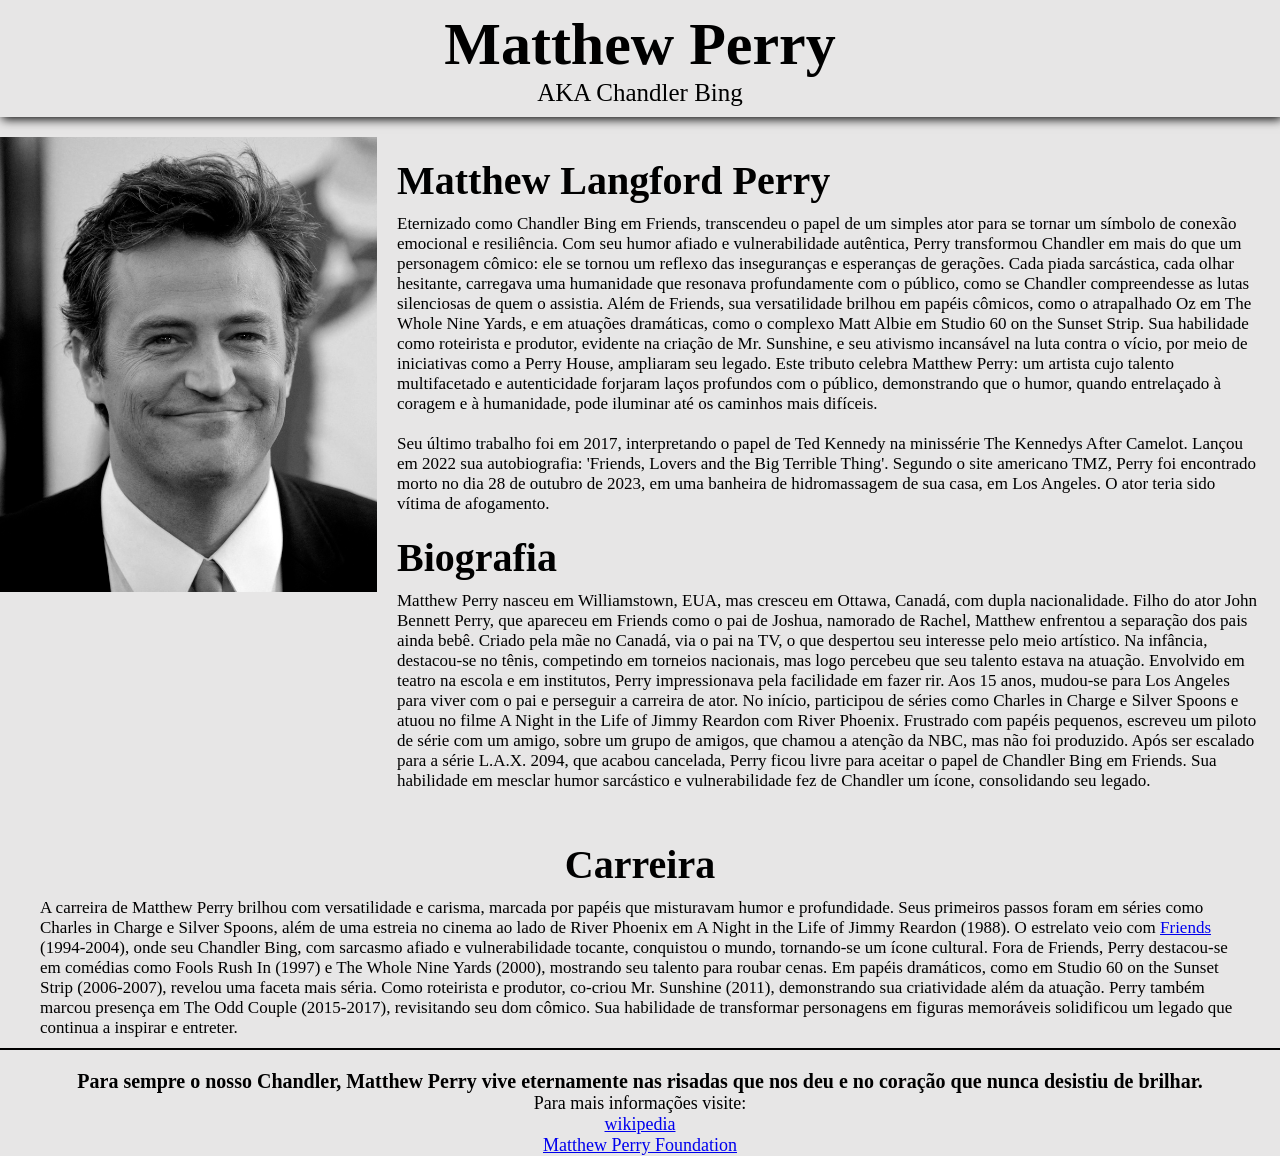
<file: B7web-Projects/tributo/index.html>
<!DOCTYPE html>
<html lang="en">
  <head>
    <meta charset="UTF-8" />
    <meta name="viewport" content="width=device-width, initial-scale=1.0" />
    <title>Matthew Perry</title>
    <link rel="stylesheet" href="style.css" />
  </head>
  <body>
    <header>
      <div class="container">
        <h1>
          <a href="https://pt.wikipedia.org/wiki/Matthew_Perry" target="_blank"
            >Matthew Perry</a
          >
        </h1>
        <div class="aka">AKA Chandler Bing</div>
      </div>
    </header>
    <section class="main">
      <div class="actorPicture">
        <img src="metthew.png" alt="" />
      </div>
      <div class="about">
        <h2>Matthew Langford Perry</h2>
        <p>
          Eternizado como Chandler Bing em Friends, transcendeu o papel de um
          simples ator para se tornar um símbolo de conexão emocional e
          resiliência. Com seu humor afiado e vulnerabilidade autêntica, Perry
          transformou Chandler em mais do que um personagem cômico: ele se
          tornou um reflexo das inseguranças e esperanças de gerações. Cada
          piada sarcástica, cada olhar hesitante, carregava uma humanidade que
          resonava profundamente com o público, como se Chandler compreendesse
          as lutas silenciosas de quem o assistia. Além de Friends, sua
          versatilidade brilhou em papéis cômicos, como o atrapalhado Oz em The
          Whole Nine Yards, e em atuações dramáticas, como o complexo Matt Albie
          em Studio 60 on the Sunset Strip. Sua habilidade como roteirista e
          produtor, evidente na criação de Mr. Sunshine, e seu ativismo
          incansável na luta contra o vício, por meio de iniciativas como a
          Perry House, ampliaram seu legado. Este tributo celebra Matthew Perry:
          um artista cujo talento multifacetado e autenticidade forjaram laços
          profundos com o público, demonstrando que o humor, quando entrelaçado
          à coragem e à humanidade, pode iluminar até os caminhos mais difíceis.
        </p>
        <p>
          Seu último trabalho foi em 2017, interpretando o papel de Ted Kennedy
          na minissérie The Kennedys After Camelot. Lançou em 2022 sua
          autobiografia: 'Friends, Lovers and the Big Terrible Thing'. Segundo o
          site americano TMZ, Perry foi encontrado morto no dia 28 de outubro de
          2023, em uma banheira de hidromassagem de sua casa, em Los Angeles. O
          ator teria sido vítima de afogamento.
        </p>

        <h2>Biografia</h2>
        <p>
          Matthew Perry nasceu em Williamstown, EUA, mas cresceu em Ottawa,
          Canadá, com dupla nacionalidade. Filho do ator John Bennett Perry, que
          apareceu em Friends como o pai de Joshua, namorado de Rachel, Matthew
          enfrentou a separação dos pais ainda bebê. Criado pela mãe no Canadá,
          via o pai na TV, o que despertou seu interesse pelo meio artístico. Na
          infância, destacou-se no tênis, competindo em torneios nacionais, mas
          logo percebeu que seu talento estava na atuação. Envolvido em teatro
          na escola e em institutos, Perry impressionava pela facilidade em
          fazer rir. Aos 15 anos, mudou-se para Los Angeles para viver com o pai
          e perseguir a carreira de ator. No início, participou de séries como
          Charles in Charge e Silver Spoons e atuou no filme A Night in the Life
          of Jimmy Reardon com River Phoenix. Frustrado com papéis pequenos,
          escreveu um piloto de série com um amigo, sobre um grupo de amigos,
          que chamou a atenção da NBC, mas não foi produzido. Após ser escalado
          para a série L.A.X. 2094, que acabou cancelada, Perry ficou livre para
          aceitar o papel de Chandler Bing em Friends. Sua habilidade em mesclar
          humor sarcástico e vulnerabilidade fez de Chandler um ícone,
          consolidando seu legado.
        </p>
      </div>
    </section>
    <section class="timeline">
      <div class="divtime">
        <h2>Carreira</h2>
        <p>
          A carreira de Matthew Perry brilhou com versatilidade e carisma, marcada
          por papéis que misturavam humor e profundidade. Seus primeiros passos
          foram em séries como Charles in Charge e Silver Spoons, além de uma
          estreia no cinema ao lado de River Phoenix em A Night in the Life of
          Jimmy Reardon (1988). O estrelato veio com
          <a href="https://pt.wikipedia.org/wiki/Friends" target="_blank"
            >Friends</a
          >
          (1994-2004), onde seu Chandler Bing, com sarcasmo afiado e
          vulnerabilidade tocante, conquistou o mundo, tornando-se um ícone
          cultural. Fora de Friends, Perry destacou-se em comédias como Fools
          Rush In (1997) e The Whole Nine Yards (2000), mostrando seu talento
          para roubar cenas. Em papéis dramáticos, como em Studio 60 on the
          Sunset Strip (2006-2007), revelou uma faceta mais séria. Como
          roteirista e produtor, co-criou Mr. Sunshine (2011), demonstrando sua
          criatividade além da atuação. Perry também marcou presença em The Odd
          Couple (2015-2017), revisitando seu dom cômico. Sua habilidade de
          transformar personagens em figuras memoráveis solidificou um legado
          que continua a inspirar e entreter.
        </p>
      </div>
    </section>
    <footer>
      <div class="footer_text">
        Para sempre o nosso Chandler, Matthew Perry vive eternamente nas risadas
        que nos deu e no coração que nunca desistiu de brilhar.
      </div>
      <div class="end">
        Para mais informações visite:
        <div>
          <a href="https://pt.wikipedia.org/wiki/Matthew_Perry" target="_blank"
            >wikipedia</a
          >
        </div>
        <div>
          <a href="https://matthewperryfoundation.org/homepage/" target="_blank"
            >Matthew Perry Foundation</a
          >
        </div>
      </div>
    </footer>
  </body>
</html>
</file>
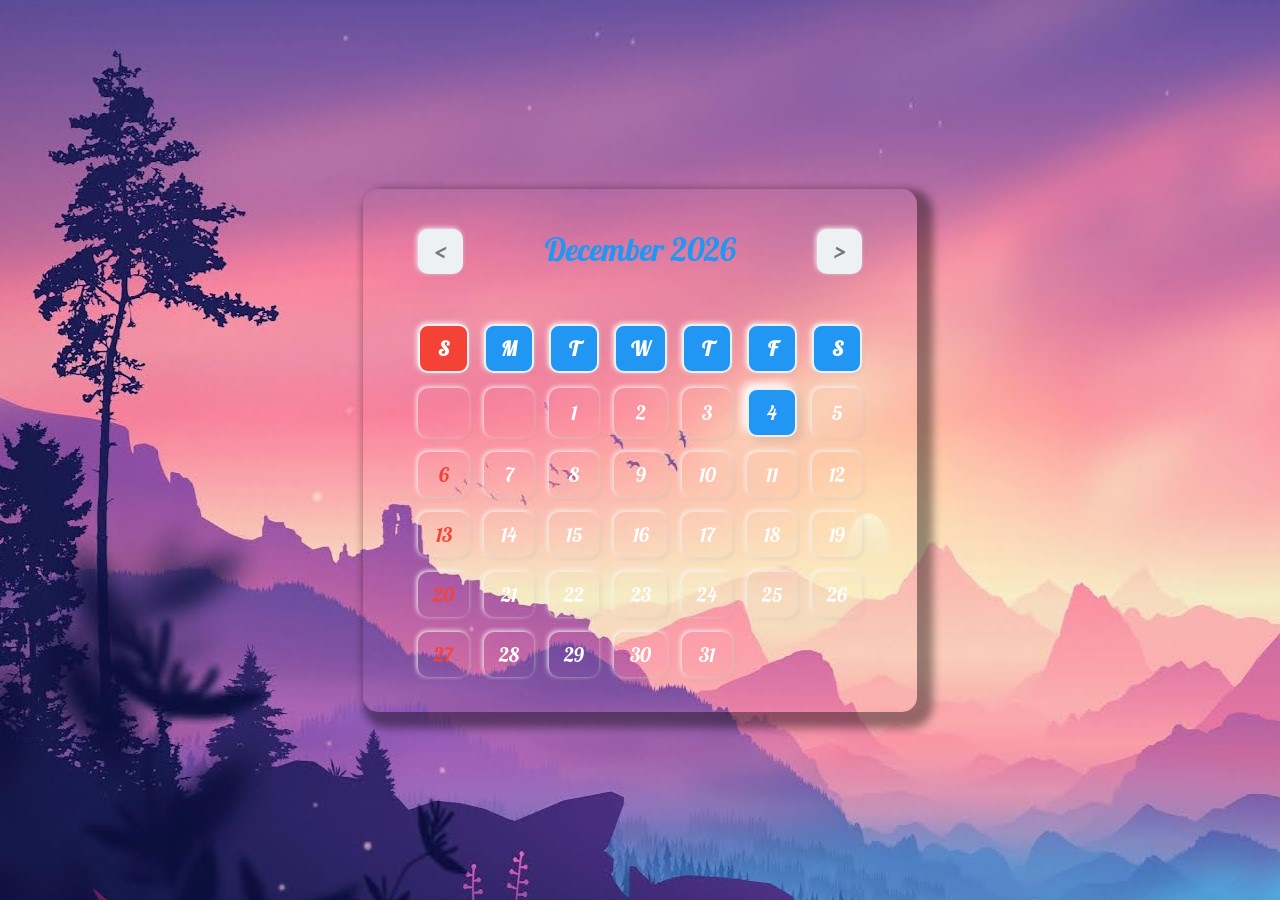
<file: B7web-Projects/calendario/CALENDAR/index.html>
<!DOCTYPE html>
<html lang="en">
<head>
    <meta charset="UTF-8">
    <title>Calendar</title>
    <link rel="stylesheet" href="dycalendar.css">
    <link rel="stylesheet" href="style.css">
</head>
<body>
  <section>
    <div class="box">
        <div class="container">
           <div id="dycalendar"></div> 
        </div>
    </div>
  </section>  
  <script src="dycalendar.js"></script>
  <script>
    dycalendar.draw({
        target: '#dycalendar',
        type: 'month',
        highlighttargetdate: true,
        prevnextbutton: 'show'
    });
  </script>
</body>
</html>
</file>
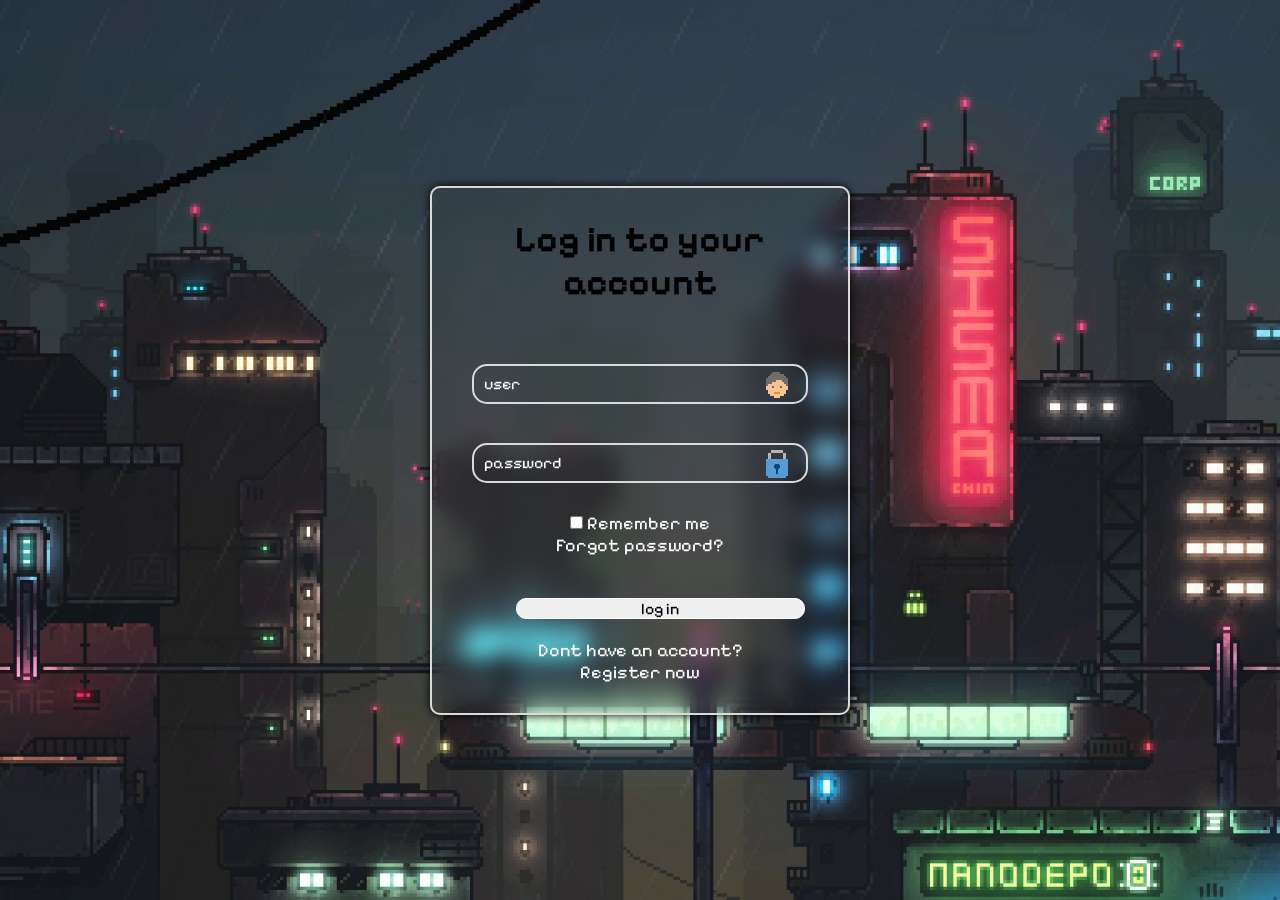
<file: B7web-Projects/Pixel-Login-Page/pagina de login/index.html>
<!DOCTYPE html>
<html lang="en">
  <head>
    <meta charset="UTF-8" />
    <meta name="viewport" content="width=device-width, initial-scale=1.0" />
    <title>LoginPage</title>
    <link rel="preconnect" href="https://fonts.googleapis.com" />
    <link rel="preconnect" href="https://fonts.gstatic.com" crossorigin />
    <link
      href="https://fonts.googleapis.com/css2?family=Pixelify+Sans:wght@400..700&display=swap"
      rel="stylesheet"
    />
    <link rel="stylesheet" href="style.css" />
  </head>
  <body>
    <div class="container">
      <h1>Log in to your account</h1>
      <form action="">
        <div class="input_container">
          <input placeholder="user" type="text" id="user" required />
          <img
            src="[data-uri]"
            alt="user-male"
          />
        </div>
        <br />
        <div class="input_container">
          <input
            placeholder="password"
            type="password"
            id="password"
            required
          />
          <img
            src="[data-uri]"
            alt="lock"
          />
        </div>
        <br />
        <div class="input_final">
          <label for=""> <input type="checkbox" /> Remember me </label>
          <br />
          <a href="">Forgot password?</a>
          <br /><br />
          <button type="submit" class="submit_button">log in</button>
          <label for="">Dont have an account?</label> <br />
          <a href="">Register now</a>
        </div>
      </form>
    </div>
  </body>
</html>
</file>
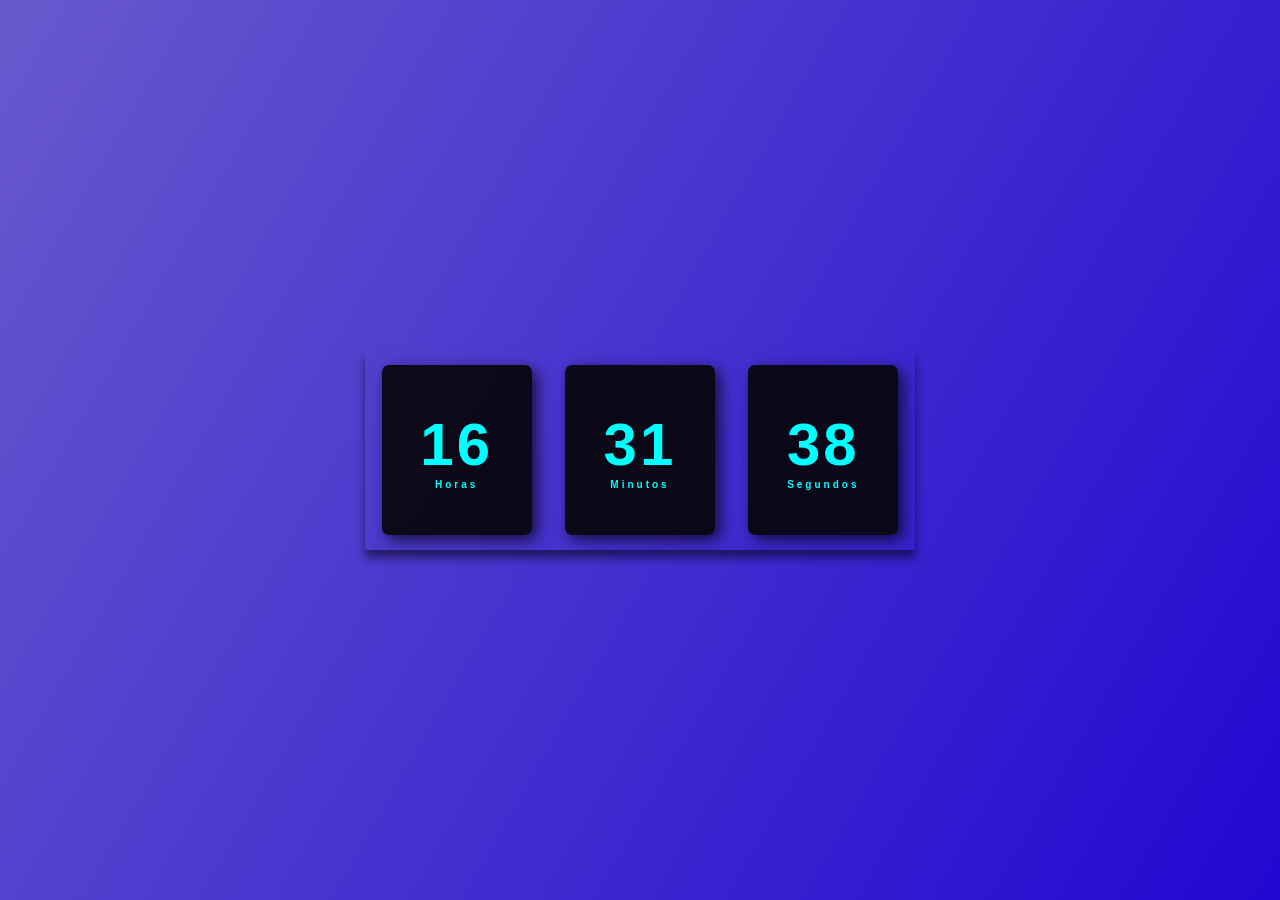
<file: B7web-Projects/relogio_digital/RELOGIO DINAMICO/index.html>
<!DOCTYPE html>
<html lang="en">
<head>
    <meta charset="UTF-8">
    <meta http-equiv="X-UA-Compatible" content="IE=edge">
    <meta name="viewport" content="width=device-width, initial-scale=1.0">
    <link rel="stylesheet" href="assets/css/style.css">
    <title>Relógio Digital</title>
</head>

<body>
    <div class="relogio">
        <div>
            <span id="horas">00</span>
            <span class="tempo">Horas</span>
        </div>

        <div>
            <span id="minutos">00</span>
            <span class="tempo">Minutos</span>
        </div>

        <div>
            <span id="segundos">00</span>
            <span class="tempo">Segundos</span>
        </div>
    </div>

    <script src="assets/js/script.js"></script>
</body>
</html>
</file>
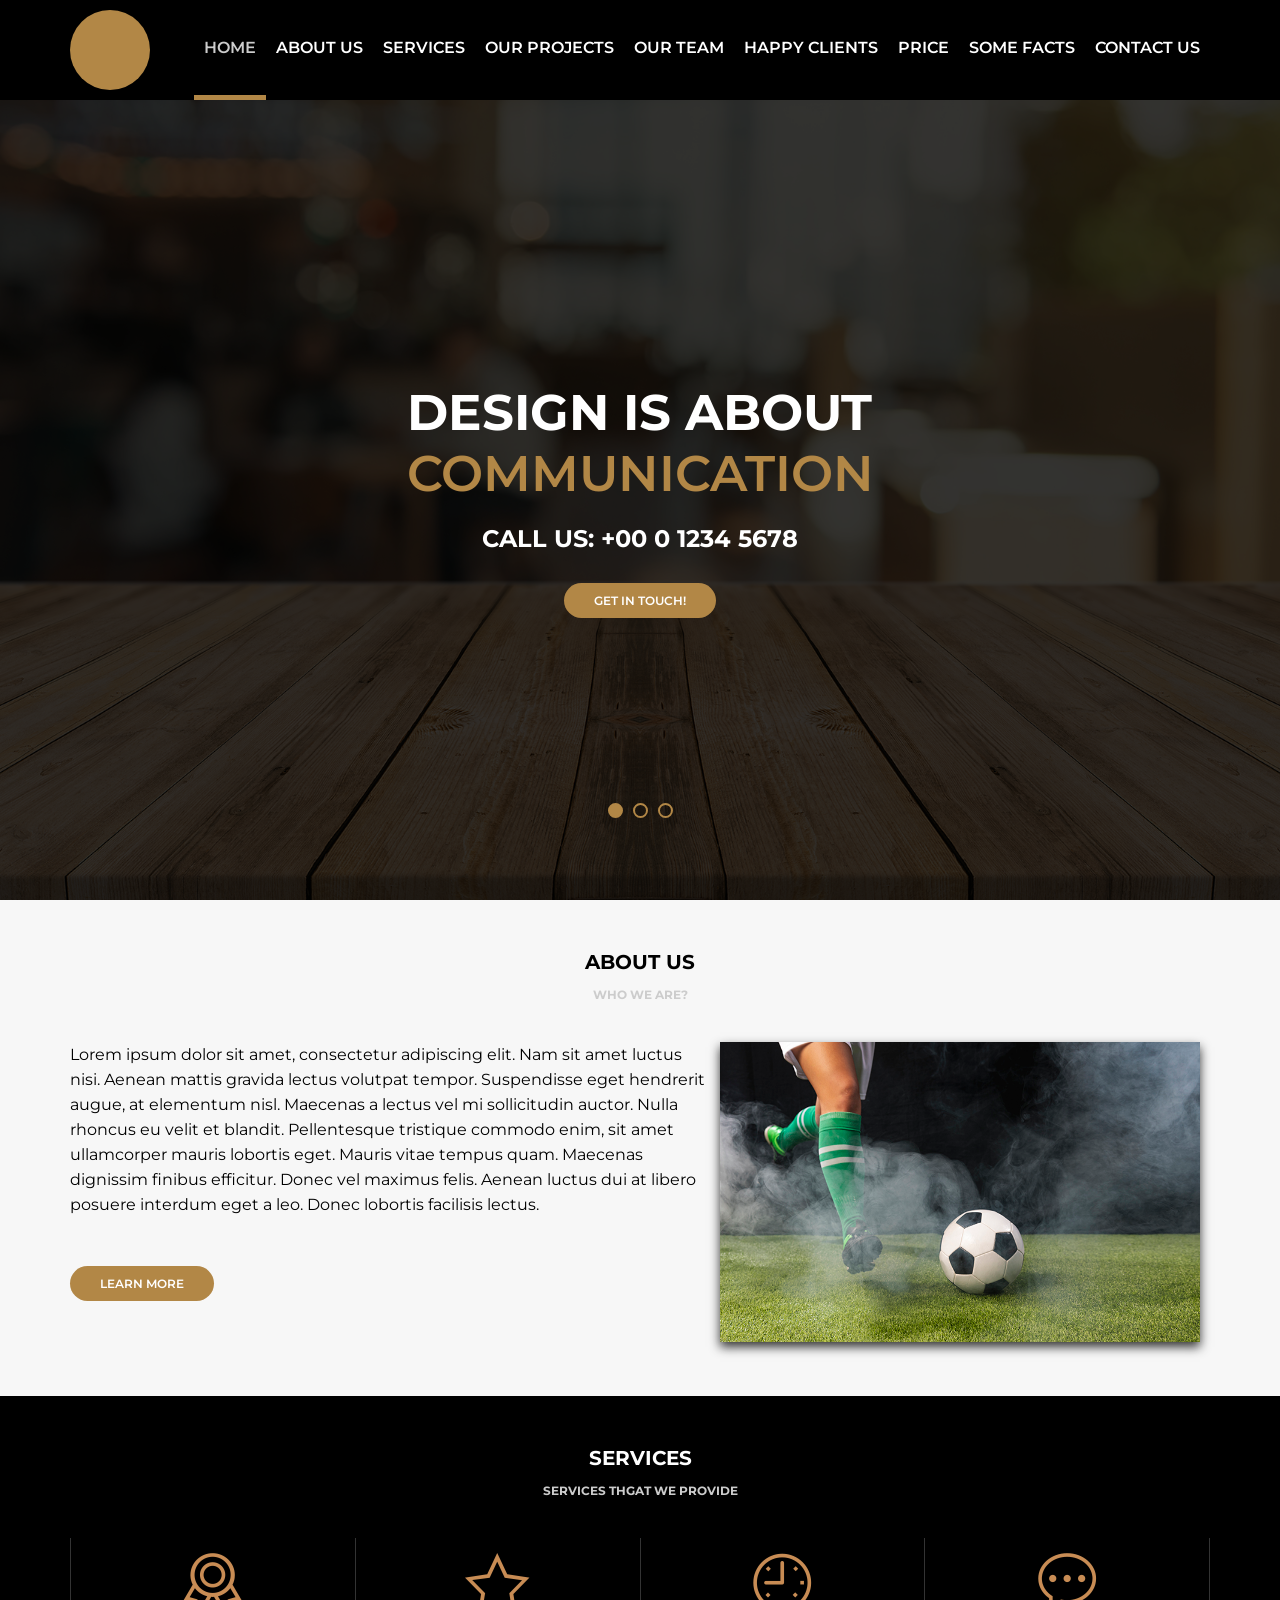
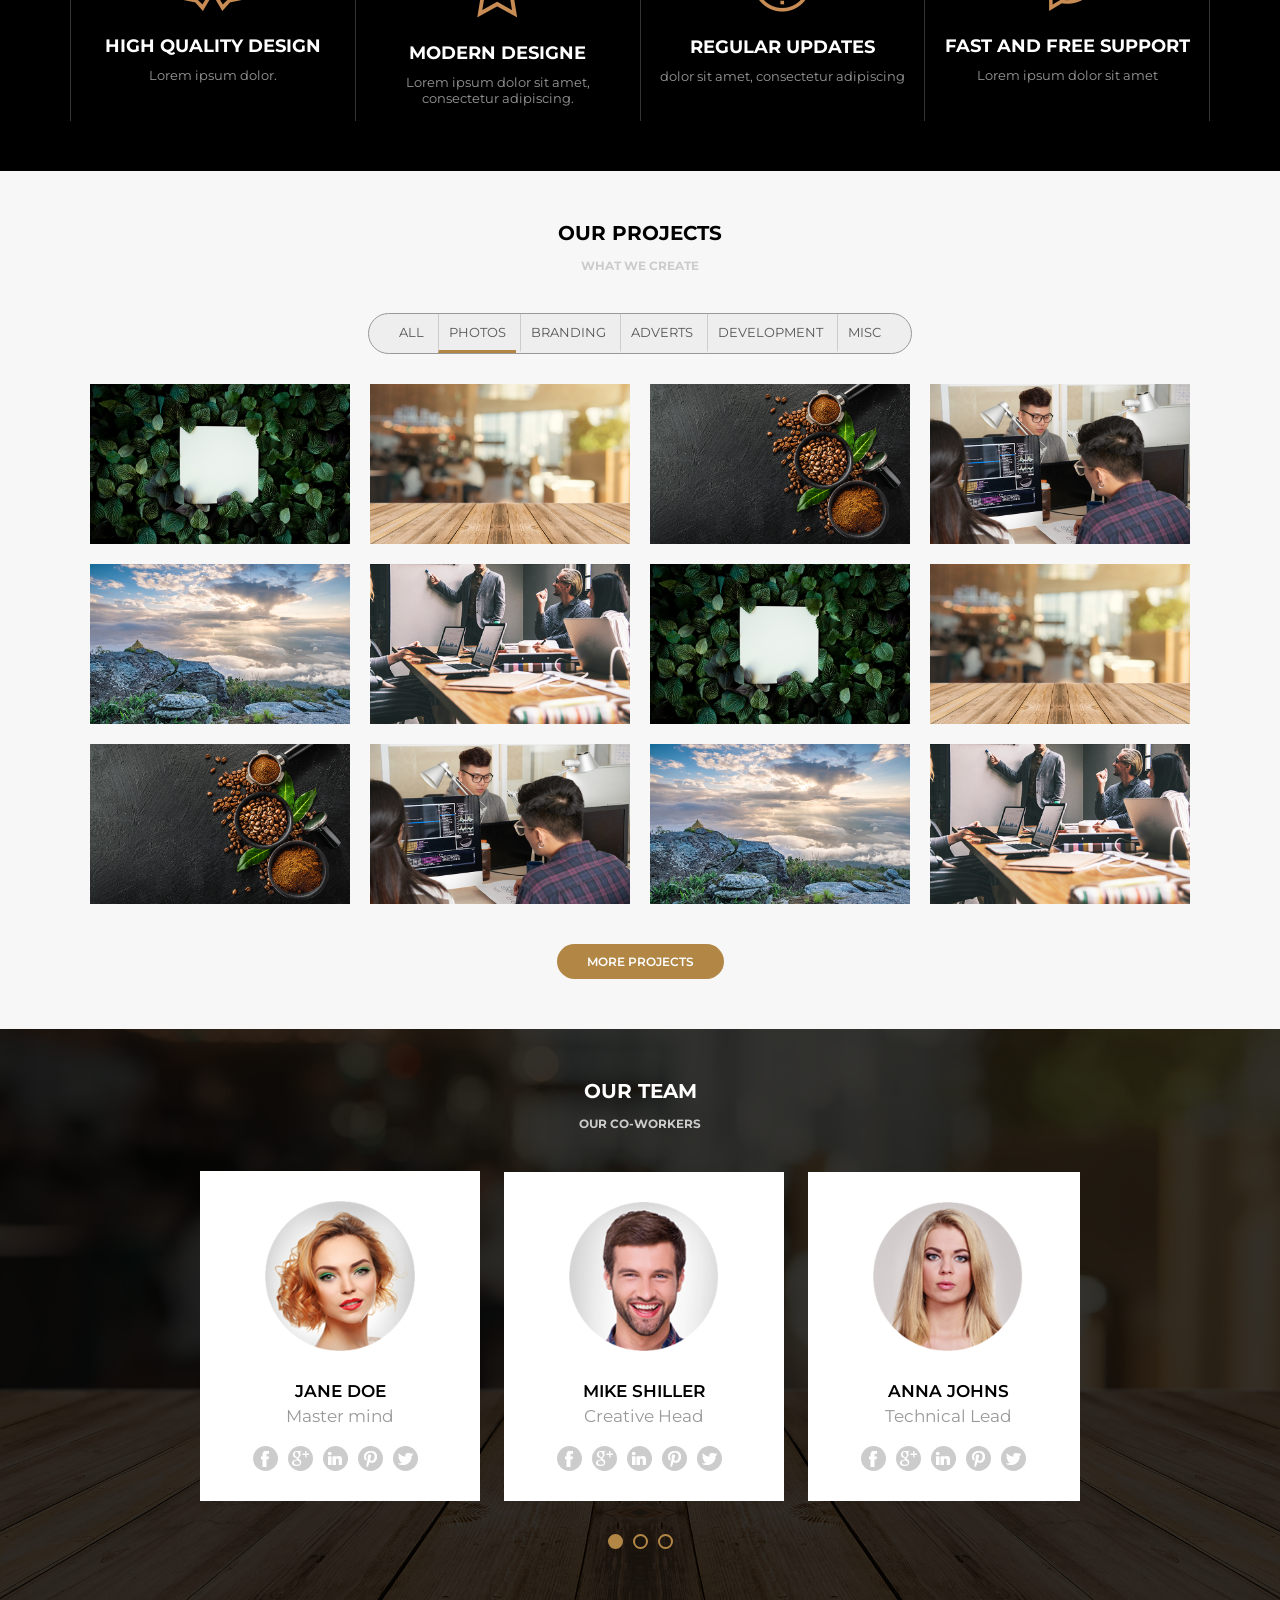
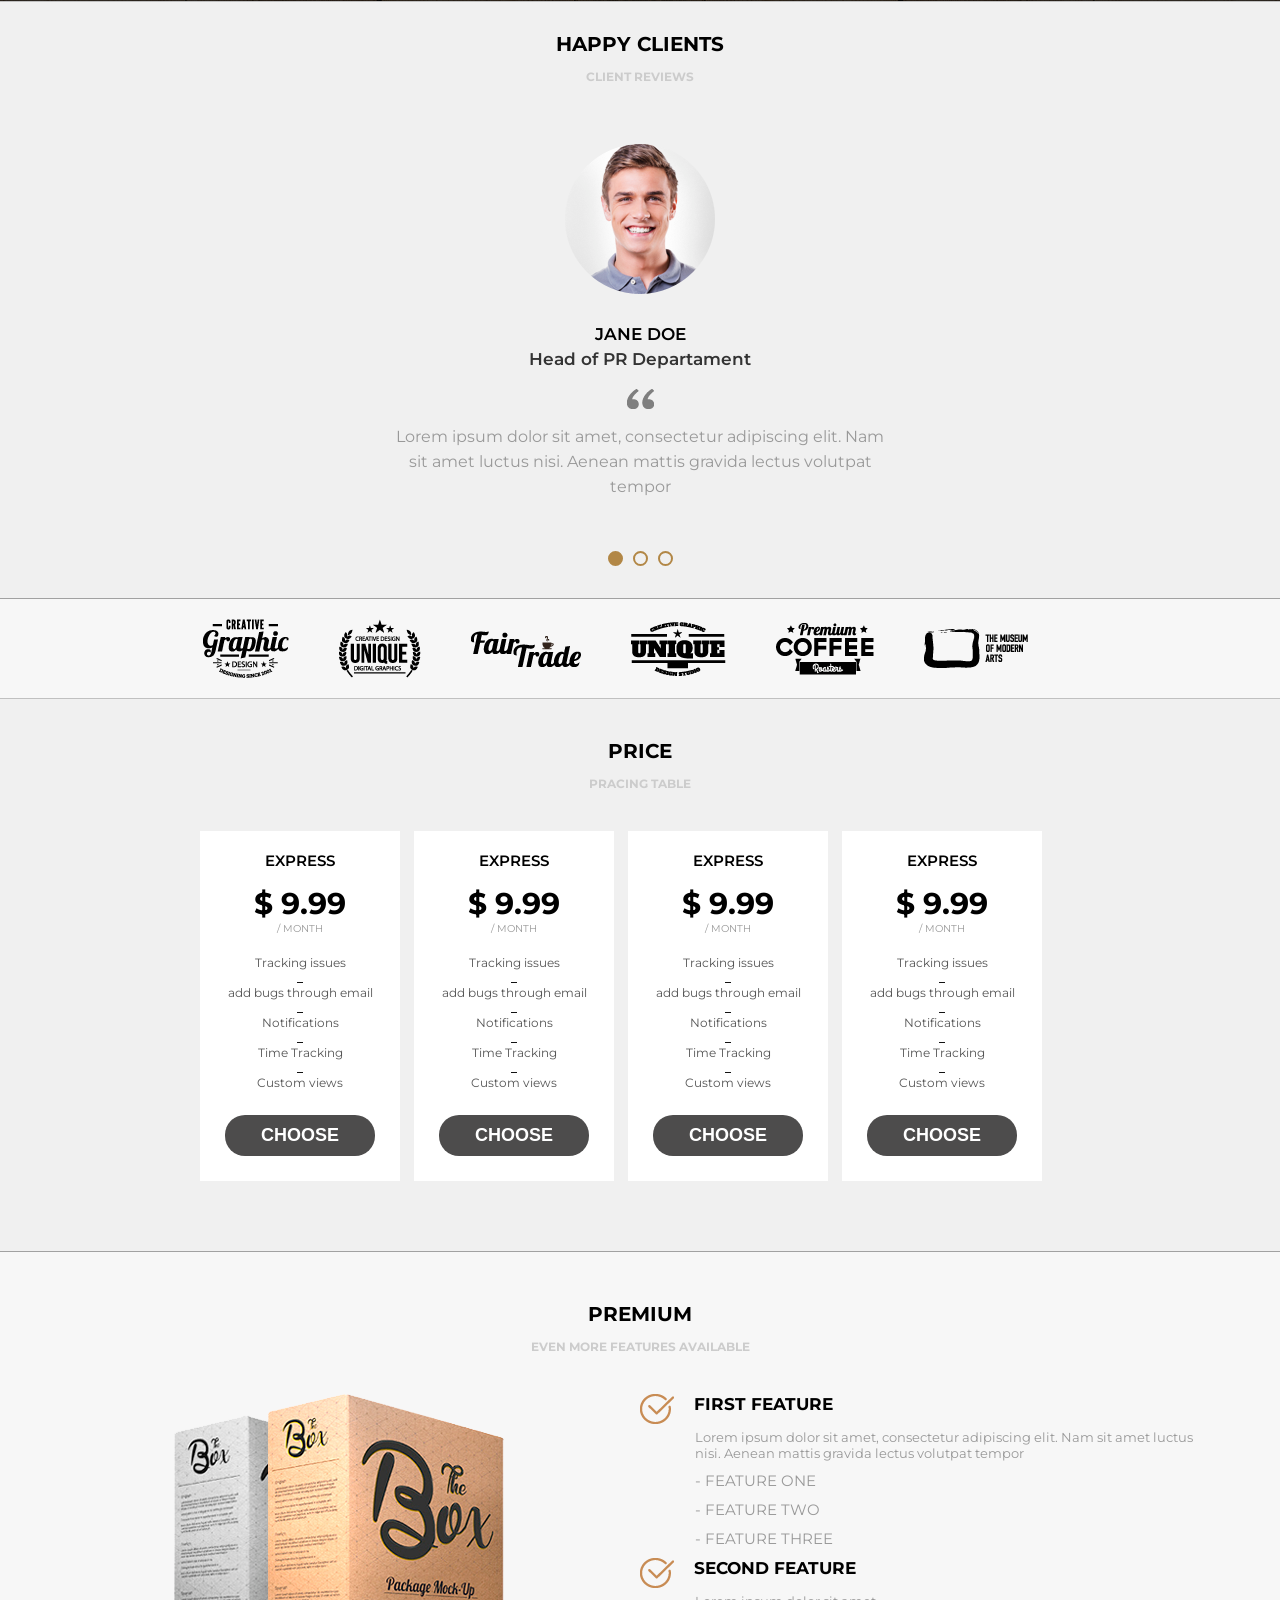
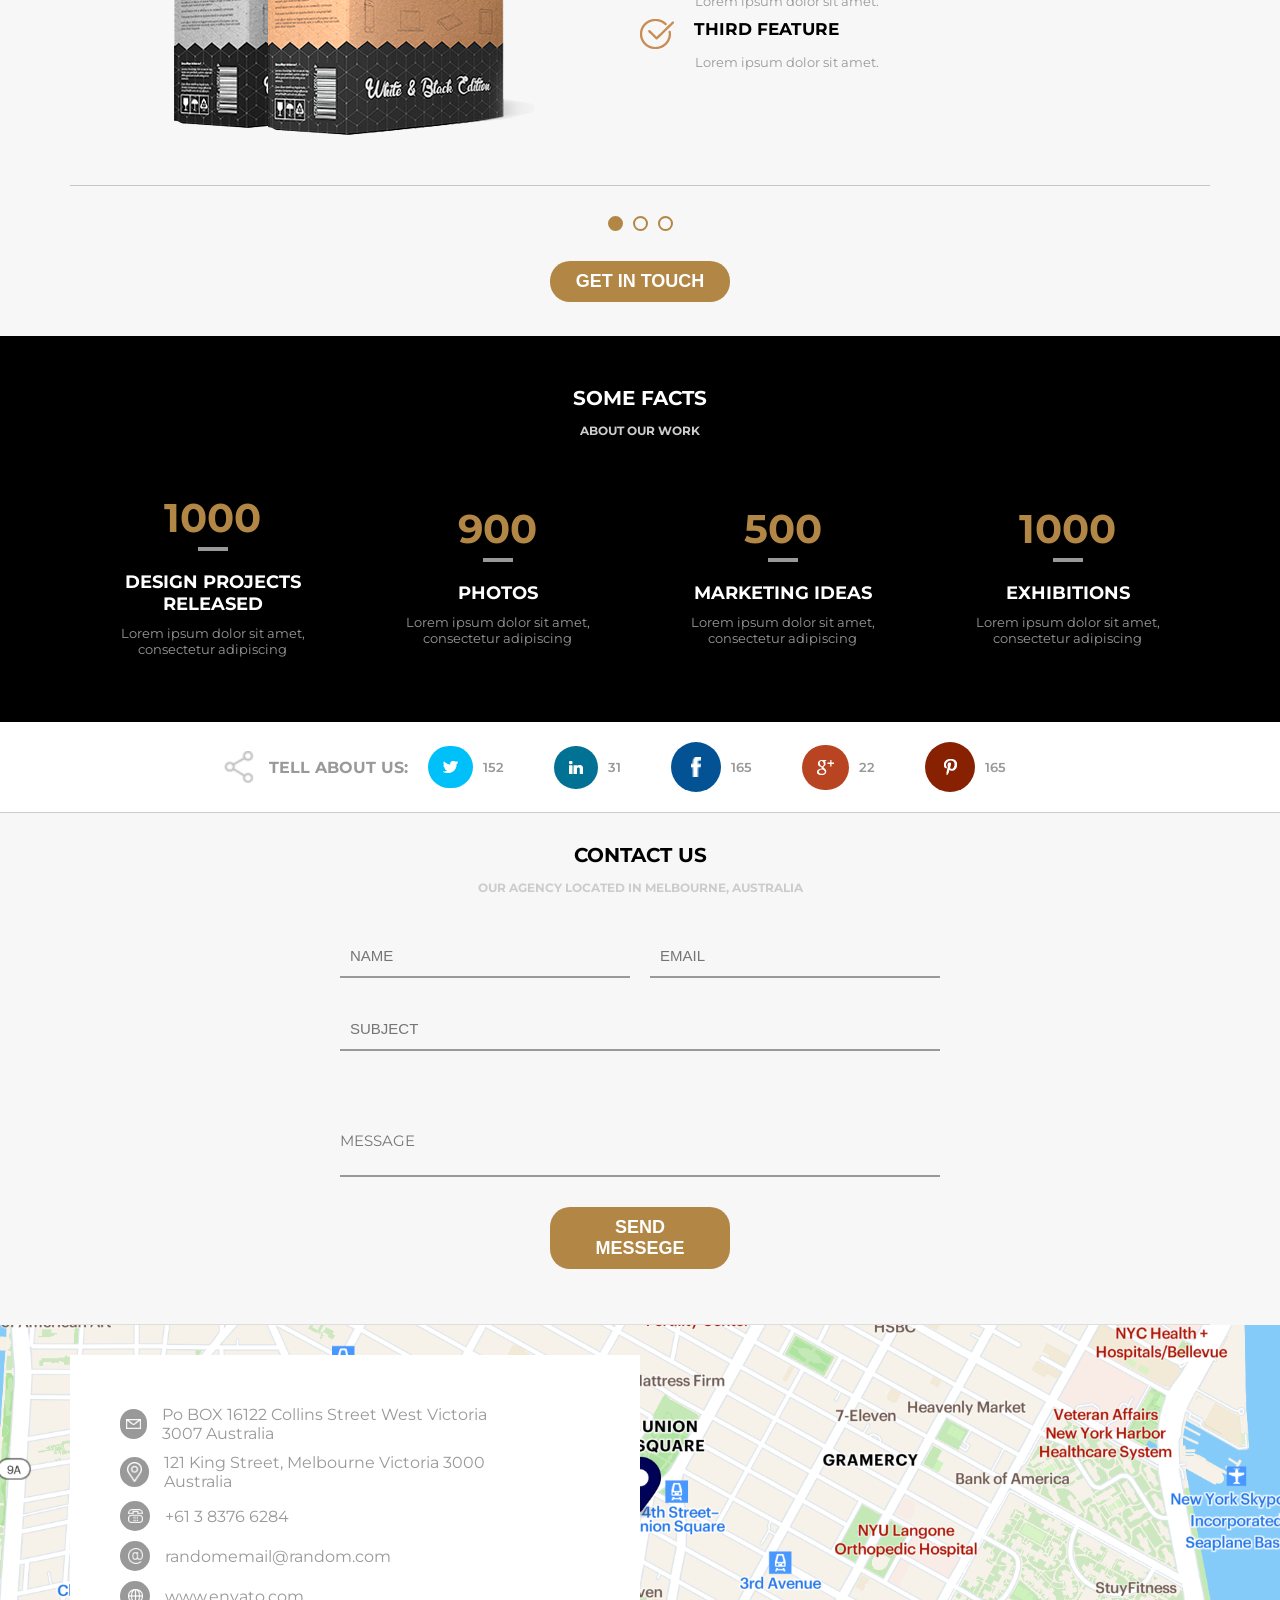
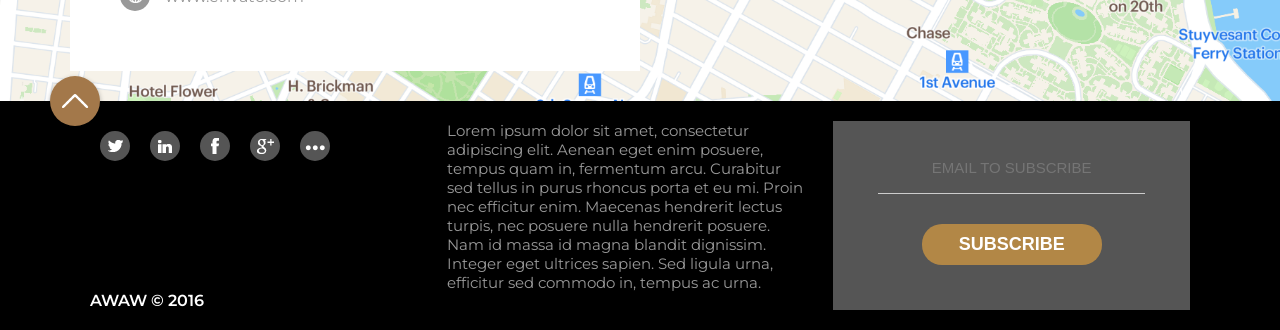
<file: B7web-Projects/Awax/home.html>
<!DOCTYPE html>
<html lang="en">
  <head>
    <meta charset="UTF-8" />
    <meta http-equiv="X-UA-Compatible" content="IE=edge" />
    <meta
      name="viewport"
      content="width=device-width, initial-scale=1, initial-scale=1"
    />
    <title>Awax</title>

    <link rel="preconnect" href="https://fonts.googleapis.com" />
    <link rel="preconnect" href="https://fonts.gstatic.com" crossorigin />
    <link
      href="https://fonts.googleapis.com/css2?family=Montserrat:ital,wght@0,100..900;1,100..900&display=swap"
      rel="stylesheet"
    />

    <link rel="stylesheet" href="assets/css/style.css" />
  </head>

  <body>
    <header>
      <div class="header">
        <div class="logo">
          <div class="logoimg"></div>
        </div>
        <div class="menu">
          <img class="menu-opener" src="assets/images/menu.png" alt="" />
          <nav>
            <ul>
              <li class="active"><a href="">Home</a></li>
              <li><a href="">About us</a></li>
              <li><a href="">Services</a></li>
              <li><a href="">Our Projects</a></li>
              <li><a href="">Our Team</a></li>
              <li><a href="">Happy Clients</a></li>
              <li><a href="">Price</a></li>
              <li><a href="">Some Facts</a></li>
              <li><a href="">Contact Us</a></li>
            </ul>
          </nav>
        </div>
      </div>
    </header>

    <main>
      <section class="banner">
        <div class="sliders">
          <div class="slider">
            <div class="slidearea">
              <h1>Design is about <br /><span>Communication</span></h1>
              <h2>Call Us: +00 0 1234 5678</h2>
              <a href="">Get in touch!</a>
            </div>
          </div>
          <div class="slider">
            <div class="slidearea">
              <h1>Design is about <br /><span>test</span></h1>
              <h2>Call Us: +00 0 1234 5678</h2>
              <a href="">Get in touch!</a>
            </div>
          </div>
          <div class="slider">
            <div class="slidearea">
              <h1>Design is about <br /><span>Something</span></h1>
              <h2>Call Us: +00 0 1234 5678</h2>
              <a href="">Get in touch!</a>
            </div>
          </div>
        </div>
        <div class="slider-pointers">
          <div class="pointer active"></div>
          <div class="pointer"></div>
          <div class="pointer"></div>
        </div>
      </section>

      <section class="default light">
        <div class="section-title">About us</div>
        <div class="section-desc">Who we are?</div>
        <div class="section-body">
          <div class="section-aboutus">
            <div class="section-aboutus--left">
              <p>
                Lorem ipsum dolor sit amet, consectetur adipiscing elit. Nam sit
                amet luctus nisi. Aenean mattis gravida lectus volutpat tempor.
                Suspendisse eget hendrerit augue, at elementum nisl. Maecenas a
                lectus vel mi sollicitudin auctor. Nulla rhoncus eu velit et
                blandit. Pellentesque tristique commodo enim, sit amet
                ullamcorper mauris lobortis eget. Mauris vitae tempus quam.
                Maecenas dignissim finibus efficitur. Donec vel maximus felis.
                Aenean luctus dui at libero posuere interdum eget a leo. Donec
                lobortis facilisis lectus.
              </p>
              <br />
              <a href="" class="button">Learn more</a>
            </div>
            <div class="section-aboutus--right">
              <img src="media/foto9.jpg" alt="" />
            </div>
          </div>
        </div>
      </section>

      <section class="default dark">
        <div class="section-title">Services</div>
        <div class="section-desc">Services thgat we provide</div>
        <div class="section-body">
          <div class="section-services">
            <div class="section-service">
              <img src="assets/images/medalha.png" alt="" />
              <h4>High Quality Design</h4>
              <p>Lorem ipsum dolor.</p>
            </div>
            <div class="section-service">
              <img src="assets/images/estrela.png" alt="" />
              <h4>Modern Designe</h4>
              <p>Lorem ipsum dolor sit amet, consectetur adipiscing.</p>
            </div>
            <div class="section-service">
              <img src="assets/images/relogio.png" alt="" />
              <h4>Regular Updates</h4>
              <p>dolor sit amet, consectetur adipiscing</p>
            </div>
            <div class="section-service">
              <img src="assets/images/balao.png" alt="" />
              <h4>Fast and free support</h4>
              <p>Lorem ipsum dolor sit amet</p>
            </div>
          </div>
        </div>
      </section>

      <section class="default light">
        <div class="section-title">Our Projects</div>
        <div class="section-desc">What we create</div>
        <div class="section-body">
          <div class="section-projects">
            <div class="section-projects--filters">
              <ul>
                <li>All</li>
                <li class="active">Photos</li>
                <li>Branding</li>
                <li>Adverts</li>
                <li>Development</li>
                <li>Misc</li>
              </ul>
            </div>

            <div class="section-projects--photos">
              <div class="section-projects--photo">
                <div class="section-projects--photoarea">
                  <div class="section-projects--photoinfo">
                    <h5>About</h5>
                    <p>Lorem ipsum dolor sit amet.</p>
                  </div>
                  <img src="media/foto1.jpg" alt="" />
                </div>
              </div>
              <div class="section-projects--photo">
                <div class="section-projects--photoarea">
                  <div class="section-projects--photoinfo">
                    <h5>About</h5>
                    <p>Lorem ipsum dolor sit amet.</p>
                  </div>
                  <img src="media/foto2.jpg" alt="" />
                </div>
              </div>
              <div class="section-projects--photo">
                <div class="section-projects--photoarea">
                  <div class="section-projects--photoinfo">
                    <h5>About</h5>
                    <p>Lorem ipsum dolor sit amet.</p>
                  </div>
                  <img src="media/foto3.jpg" alt="" />
                </div>
              </div>
              <div class="section-projects--photo">
                <div class="section-projects--photoarea">
                  <div class="section-projects--photoinfo">
                    <h5>About</h5>
                    <p>Lorem ipsum dolor sit amet.</p>
                  </div>
                  <img src="media/foto4.jpg" alt="" />
                </div>
              </div>
              <div class="section-projects--photo">
                <div class="section-projects--photoarea">
                  <div class="section-projects--photoinfo">
                    <h5>About</h5>
                    <p>Lorem ipsum dolor sit amet.</p>
                  </div>
                  <img src="media/foto5.jpg" alt="" />
                </div>
              </div>
              <div class="section-projects--photo">
                <div class="section-projects--photoarea">
                  <div class="section-projects--photoinfo">
                    <h5>About</h5>
                    <p>Lorem ipsum dolor sit amet.</p>
                  </div>
                  <img src="media/foto6.jpg" alt="" />
                </div>
              </div>
              <div class="section-projects--photo">
                <div class="section-projects--photoarea">
                  <div class="section-projects--photoinfo">
                    <h5>About</h5>
                    <p>Lorem ipsum dolor sit amet.</p>
                  </div>
                  <img src="media/foto1.jpg" alt="" />
                </div>
              </div>
              <div class="section-projects--photo">
                <div class="section-projects--photoarea">
                  <div class="section-projects--photoinfo">
                    <h5>About</h5>
                    <p>Lorem ipsum dolor sit amet.</p>
                  </div>
                  <img src="media/foto2.jpg" alt="" />
                </div>
              </div>
              <div class="section-projects--photo">
                <div class="section-projects--photoarea">
                  <div class="section-projects--photoinfo">
                    <h5>About</h5>
                    <p>Lorem ipsum dolor sit amet.</p>
                  </div>
                  <img src="media/foto3.jpg" alt="" />
                </div>
              </div>
              <div class="section-projects--photo">
                <div class="section-projects--photoarea">
                  <div class="section-projects--photoinfo">
                    <h5>About</h5>
                    <p>Lorem ipsum dolor sit amet.</p>
                  </div>
                  <img src="media/foto4.jpg" alt="" />
                </div>
              </div>
              <div class="section-projects--photo">
                <div class="section-projects--photoarea">
                  <div class="section-projects--photoinfo">
                    <h5>About</h5>
                    <p>Lorem ipsum dolor sit amet.</p>
                  </div>
                  <img src="media/foto5.jpg" alt="" />
                </div>
              </div>
              <div class="section-projects--photo">
                <div class="section-projects--photoarea">
                  <div class="section-projects--photoinfo">
                    <h5>About</h5>
                    <p>Lorem ipsum dolor sit amet.</p>
                  </div>
                  <img src="media/foto6.jpg" alt="" />
                </div>
              </div>
            </div>

            <a href="" class="button">More Projects</a>
          </div>
        </div>
      </section>

      <section class="default dark bg-team">
        <div class="section-team-area">
          <div class="section-title">Our Team</div>
          <div class="section-desc">Our co-workers</div>
          <div class="section-body">
            <div class="section-team">
              <div class="sliders" style="margin-left: 0">
                <div class="slider">
                  <div class="slidearea">
                    <img
                      class="section-team--avatar"
                      src="media/mulher1.png"
                      alt=""
                    />
                    <div class="section-team--name">Jane Doe</div>
                    <div class="section-team--role">Master mind</div>
                    <div class="section-team--social">
                      <a href=""
                        ><img src="assets/images/facebook.png" alt=""
                      /></a>
                      <a href=""
                        ><img src="assets/images/googleplus.png" alt=""
                      /></a>
                      <a href=""
                        ><img src="assets/images/linkedin.png" alt=""
                      /></a>
                      <a href=""
                        ><img src="assets/images/pinterest.png" alt=""
                      /></a>
                      <a href=""
                        ><img src="assets/images/twitter.png" alt=""
                      /></a>
                    </div>
                  </div>
                </div>
                <div class="slider">
                  <div class="slidearea">
                    <img
                      class="section-team--avatar"
                      src="media/homem1.png"
                      alt=""
                    />
                    <div class="section-team--name">Mike Shiller</div>
                    <div class="section-team--role">Creative Head</div>
                    <div class="section-team--social">
                      <a href=""
                        ><img src="assets/images/facebook.png" alt=""
                      /></a>
                      <a href=""
                        ><img src="assets/images/googleplus.png" alt=""
                      /></a>
                      <a href=""
                        ><img src="assets/images/linkedin.png" alt=""
                      /></a>
                      <a href=""
                        ><img src="assets/images/pinterest.png" alt=""
                      /></a>
                      <a href=""
                        ><img src="assets/images/twitter.png" alt=""
                      /></a>
                    </div>
                  </div>
                </div>
                <div class="slider">
                  <div class="slidearea">
                    <img
                      class="section-team--avatar"
                      src="media/mulher2.png"
                      alt=""
                    />
                    <div class="section-team--name">Anna Johns</div>
                    <div class="section-team--role">Technical Lead</div>
                    <div class="section-team--social">
                      <a href=""
                        ><img src="assets/images/facebook.png" alt=""
                      /></a>
                      <a href=""
                        ><img src="assets/images/googleplus.png" alt=""
                      /></a>
                      <a href=""
                        ><img src="assets/images/linkedin.png" alt=""
                      /></a>
                      <a href=""
                        ><img src="assets/images/pinterest.png" alt=""
                      /></a>
                      <a href=""
                        ><img src="assets/images/twitter.png" alt=""
                      /></a>
                    </div>
                  </div>
                </div>
                <div class="slider">
                  <div class="slidearea">
                    <img
                      class="section-team--avatar"
                      src="media/mulher2.png"
                      alt=""
                    />
                    <div class="section-team--name">Anna Johns</div>
                    <div class="section-team--role">Technical Lead</div>
                    <div class="section-team--social">
                      <a href=""
                        ><img src="assets/images/facebook.png" alt=""
                      /></a>
                      <a href=""
                        ><img src="assets/images/googleplus.png" alt=""
                      /></a>
                      <a href=""
                        ><img src="assets/images/linkedin.png" alt=""
                      /></a>
                      <a href=""
                        ><img src="assets/images/pinterest.png" alt=""
                      /></a>
                      <a href=""
                        ><img src="assets/images/twitter.png" alt=""
                      /></a>
                    </div>
                  </div>
                </div>
              </div>
            </div>
            <div class="slider-pointers">
              <div class="pointer active"></div>
              <div class="pointer"></div>
              <div class="pointer"></div>
            </div>
          </div>
        </div>
      </section>

      <section class="default light clientarea-nopadding">
        <div class="section-client-area">
          <div class="section-title">Happy Clients</div>
          <div class="section-desc">Client Reviews</div>
          <div class="section-body">
            <div class="section-happy--clients">
              <div class="section-happyclients-content">
                <div class="happy-client--content">
                  <img src="media/homem2.png" alt="" />
                  <div class="section-team--name">Jane Doe</div>
                  <div class="section-team--role">Head of PR Departament</div>
                  <img class="quote" src="assets/images/quote.png" alt="" />
                </div>
                <p>
                  Lorem ipsum dolor sit amet, consectetur adipiscing elit. Nam
                  sit amet luctus nisi. Aenean mattis gravida lectus volutpat
                  tempor
                </p>
                <br />
              </div>
            </div>
            <div class="slider-pointers">
              <div class="pointer active"></div>
              <div class="pointer"></div>
              <div class="pointer"></div>
            </div>
          </div>
        </div>
      </section>

      <section class="default light partners-nopadding">
        <div class="partners">
          <img src="media/empresa1.png" alt="" />
          <img src="media/empresa2.png" alt="" />
          <img src="media/empresa3.png" alt="" />
          <img src="media/empresa4.png" alt="" />
          <img src="media/empresa5.png" alt="" />
          <img src="media/empresa6.png" alt="" />
        </div>
      </section>

      <section class="default light pricearea-nopadding">
        <div class="section-price-area">
          <div class="section-title">Price</div>
          <div class="section-desc">Pracing Table</div>

          <div class="section-body">
            <div class="section-price">
              <div class="sliders">
                <div class="slider">
                  <div class="slidearea">
                    <div class="plan-type">Express</div>
                    <div class="plan-price">$ 9.99</div>
                    <div class="plan-time">/ Month</div>
                    <div class="plan-desc">
                      <p>Tracking issues</p>
                      <span>_</span>
                      <p>add bugs through email</p>
                      <span>_</span>
                      <p>Notifications</p>
                      <span>_</span>
                      <p>Time Tracking</p>
                      <span>_</span>
                      <p>Custom views</p>
                    </div>
                    <div class="choose-button">
                      <button>choose</button>
                    </div>
                  </div>
                </div>

                <div class="slider">
                  <div class="slidearea">
                    <div class="plan-type">Express</div>
                    <div class="plan-price">$ 9.99</div>
                    <div class="plan-time">/ Month</div>
                    <div class="plan-desc">
                      <p>Tracking issues</p>
                      <span>_</span>
                      <p>add bugs through email</p>
                      <span>_</span>
                      <p>Notifications</p>
                      <span>_</span>
                      <p>Time Tracking</p>
                      <span>_</span>
                      <p>Custom views</p>
                    </div>
                    <div class="choose-button">
                      <button>choose</button>
                    </div>
                  </div>
                </div>

                <div class="slider">
                  <div class="slidearea">
                    <div class="plan-type">Express</div>
                    <div class="plan-price">$ 9.99</div>
                    <div class="plan-time">/ Month</div>
                    <div class="plan-desc">
                      <p>Tracking issues</p>
                      <span>_</span>
                      <p>add bugs through email</p>
                      <span>_</span>
                      <p>Notifications</p>
                      <span>_</span>
                      <p>Time Tracking</p>
                      <span>_</span>
                      <p>Custom views</p>
                    </div>
                    <div class="choose-button">
                      <button>choose</button>
                    </div>
                  </div>
                </div>

                <div class="slider">
                  <div class="slidearea">
                    <div class="plan-type">Express</div>
                    <div class="plan-price">$ 9.99</div>
                    <div class="plan-time">/ Month</div>
                    <div class="plan-desc">
                      <p>Tracking issues</p>
                      <span>_</span>
                      <p>add bugs through email</p>
                      <span>_</span>
                      <p>Notifications</p>
                      <span>_</span>
                      <p>Time Tracking</p>
                      <span>_</span>
                      <p>Custom views</p>
                    </div>
                    <div class="choose-button">
                      <button>choose</button>
                    </div>
                  </div>
                </div>
              </div>
            </div>
          </div>
        </div>
      </section>

      <section class="default light premium-nopadding">
        <div class="section-title">Premium</div>
        <div class="section-desc">Even more features available</div>
        <div class="section-body">
          <div class="section-premium-area">
            <div class="the-box">
              <img src="media/livros.png" alt="" />
            </div>
            <div class="premium-content">
              <div class="check-content">
                <div class="check-title">
                  <img src="./assets/images/check.png" alt="" />
                  <h5>First Feature</h5>
                </div>
                <div class="check-desc">
                  <p>
                    Lorem ipsum dolor sit amet, consectetur adipiscing elit. Nam
                    sit amet luctus nisi. Aenean mattis gravida lectus volutpat
                    tempor
                  </p>
                  <p>- feature one</p>
                  <p>- feature two</p>
                  <p>- feature three</p>
                </div>
              </div>

              <div class="check-content">
                <div class="check-title">
                  <img src="./assets/images/check.png" alt="" />
                  <h5>Second Feature</h5>
                </div>
                <div class="check-desc">
                  <p>Lorem ipsum dolor sit amet.</p>
                </div>
              </div>
              <div class="check-content">
                <div class="check-title">
                  <img src="./assets/images/check.png" alt="" />
                  <h5>Third Feature</h5>
                </div>
                <div class="check-desc">
                  <p>Lorem ipsum dolor sit amet.</p>
                </div>
              </div>
            </div>
          </div>
          <div class="section-premium-pointers">
            <div class="slider-pointers">
              <div class="pointer active"></div>
              <div class="pointer"></div>
              <div class="pointer"></div>
            </div>
            <div class="choose-button-premium">
              <button>Get in touch</button>
            </div>
          </div>
        </div>
      </section>

      <section class="default dark">
        <div class="section-title">Some facts</div>
        <div class="section-desc">About our work</div>
        <div class="section-body">
          <div class="section-facts">
            <div class="section-fact">
              <h1 class="facts-numbers">1000</h1>
              <div class="fact-bar"></div>
              <h4>Design Projects released</h4>
              <p>Lorem ipsum dolor sit amet, consectetur adipiscing</p>
            </div>
            <div class="section-fact">
              <h1 class="facts-numbers">900</h1>
              <div class="fact-bar"></div>
              <h4>Photos</h4>
              <p>Lorem ipsum dolor sit amet, consectetur adipiscing</p>
            </div>
            <div class="section-fact">
              <h1 class="facts-numbers">500</h1>
              <div class="fact-bar"></div>
              <h4>Marketing ideas</h4>
              <p>Lorem ipsum dolor sit amet, consectetur adipiscing</p>
            </div>
            <div class="section-fact">
              <h1 class="facts-numbers">1000</h1>
              <div class="fact-bar"></div>
              <h4>exhibitions</h4>
              <p>Lorem ipsum dolor sit amet, consectetur adipiscing</p>
            </div>
          </div>
        </div>
      </section>

      <section class="default light tell-aboutus">
        <div class="tell-aboutus-content">
          <img class="share-icon" src="./assets/images/share.png" alt="" />
          <h5>Tell about us:</h5>
          <div class="twitter">
            <img src="./assets/images/twitter.png" alt="" />
          </div>
          <p>152</p>
          <div class="linkedin">
            <img src="./assets/images/linkedin.png" alt="" />
          </div>
          <p>31</p>
          <div class="facebook">
            <img src="./assets/images/facebook.png" alt="" />
          </div>
          <p>165</p>
          <div class="googleplus">
            <img src="./assets/images/googleplus.png" alt="" />
          </div>
          <p>22</p>
          <div class="pinterest">
            <img src="./assets/images/pinterest.png" alt="" />
          </div>
          <p>165</p>
        </div>
      </section>

      <section class="default light contactarea-nopadding">
        <div class="section-contact-area">
          <div class="section-title">Contact Us</div>
          <div class="section-desc">
            our agency located in Melbourne, Australia
          </div>
          <div class="section-body">
            <div class="contact-form">
              <form action="" class="form">
                <div class="form-group">
                  <input type="text" name="name" placeholder="Name" />
                  <input type="email" name="email" placeholder="Email" />
                </div>
                <div class="form-group1">
                  <input type="text" name="subject" placeholder="Subject" />
                  <textarea name="message" placeholder="Message"></textarea>
                </div>
              </form>
              <div class="form-button">
                <button>Send messege</button>
              </div>
            </div>
          </div>
        </div>
      </section>

      <section class="section-map">
        <div class="section-map--area">
          <div class="section-map--info">
            <div class="secion-map--info-iten">
              <div class="section-map--info-iten-img">
                <img src="assets/images/carta.png" alt="" />
              </div>
              Po BOX 16122 Collins Street West Victoria 3007 Australia
            </div>
            <div class="secion-map--info-iten">
              <div class="section-map--info-iten-img">
                <img src="assets/images/localizacao.png" alt="" />
              </div>
              121 King Street, Melbourne Victoria 3000 Australia
            </div>
            <div class="secion-map--info-iten">
              <div class="section-map--info-iten-img">
                <img src="assets/images/telefone.png" alt="" />
              </div>
              +61 3 8376 6284
            </div>
            <div class="secion-map--info-iten">
              <div class="section-map--info-iten-img">
                <img src="assets/images/arroba.png" alt="" />
              </div>
              randomemail@random.com
            </div>
            <div class="secion-map--info-iten">
              <div class="section-map--info-iten-img">
                <img src="assets/images/web.png" alt="" />
              </div>
              www.envato.com
            </div>
          </div>
        </div>
      </section>
      <div class="footer-wrapper">
        <a href="#" class="back-to-top">
          <img src="assets/images/icons8-seta-para-recolher-50.png" alt="" />
        </a>
        <footer class="default dark footer">
          <section class="default dark footer-content">
            <div class="social-links">
              <div class="social-link">
                <a href=""><img src="assets/images/twitter.png" alt="" /></a>
                <a href=""><img src="assets/images/linkedin.png" alt="" /></a>
                <a href=""><img src="assets/images/facebook.png" alt="" /></a>
                <a href=""><img src="assets/images/googleplus.png" alt="" /></a>
                <a href=""><p>...</p></a>
              </div>
              <div class="copyright">awaw &copy 2016</div>
            </div>
            <div class="footer-text">
              Lorem ipsum dolor sit amet, consectetur adipiscing elit. Aenean
              eget enim posuere, tempus quam in, fermentum arcu. Curabitur sed
              tellus in purus rhoncus porta et eu mi. Proin nec efficitur enim.
              Maecenas hendrerit lectus turpis, nec posuere nulla hendrerit
              posuere. Nam id massa id magna blandit dignissim. Integer eget
              ultrices sapien. Sed ligula urna, efficitur sed commodo in, tempus
              ac urna.
            </div>
            <div class="subscribe">
              <form action="" class="footer-form">
                <input type="email" placeholder="Email to subscribe" />
                <div class="form-button">
                  <button>Subscribe</button>
                </div>
              </form>
            </div>
          </section>
        </footer>
      </div>
    </main>
  </body>
</html>
</file>
<file: B7web-Projects/B7Burger/assets/style.css>
:root {
  --bg: #141414;
  --bg-grey: #1f1f1f;
  --bg-darker: #2b2b2b;
  --footer-text: #5f5f5f;
  --orange: #fe6a0f;
  --white-base: #ffffff;
  --hover-text: #999;
}

* {
  box-sizing: border-box;
  padding: 0;
  margin: 0;
  font-family: Arial, Helvetica, sans-serif;
}
body {
  font-family: 'Inter';
  background-color: var(--bg);
  color: var(--white-base);
}
.logo a {
  font-family: "Calistoga", serif;
  font-weight: bold;
  font-size: 36px;
  color: var(--white-base);
  text-decoration: none;
}
.logo span {
  color: var(--orange);
}
.container {
  width: 100%;
  max-width: 1200px;
  margin: auto;
  padding: 0 20px;
}
/* Header */
.header .container {
  display: flex;
  align-items: center;
  padding-top: 45px;
  padding-bottom: 45px;
  gap: 50px;
}
.header .menu {
  flex: 1;
  display: flex;
  align-items: center;
}
.header .header-button {
  border: 1px solid var(--white-base);
  display: block;
  padding: 15px 30px;
  border-radius: 5px;
  text-decoration: none;
  color: var(--white-base);
}

.header-button:hover {
  color: var(--hover-text);
  border-color: var(--hover-text);
}
.header .menu .menu-itens {
  display: flex;
  flex: 1;
  list-style: none;
}
.menu-itens li {
  margin: 0 30px;
}
.menu-itens a {
  text-decoration: none;
  color: var(--white-base);
}
.menu-itens a:hover {
  color: var(--hover-text);
}
.menu-mobile {
  display: none;
  flex: 1;
  justify-content: flex-end;
}
.menu-icon {
  width: 32px;
  height: 32px;
  display: flex;
  flex-direction: column;
  justify-content: space-between;
  cursor: pointer;
}
.menu-icon div {
  height: 6px;
  background-color: var(--white-base);
}
/* Header */

/* hero */
.hero .container {
  display: flex;
}
.hero .leftside,
.hero .rightside {
  flex: 1;
}
.hero .leftside {
  padding-bottom: 150px;
}
.hero .rightside {
  text-align: center;
}
.hero .rightside img {
  width: auto;
  height: 600px;
}
.hero h1 {
  font-family: 'Calistoga';
  font-size: 72px;
  line-height: 74px;
  margin-top: 50px;
}
.hero p {
  font-family: 'Inter';
  line-height: 26px;
  font-size: 20px;
  padding-top: 40px;
  padding-bottom: 40px;
}
.hero .button {
  display: inline-block;
  padding: 15px 80px;
  border-radius: 5px;
  background-color: var(--orange);
  font-family: 'Inter';
  font-size: 18px;
  font-weight: 500;
  text-decoration: none;
  color: var(--white-base);
}
.hero .button:hover {
  opacity: 0.8;
}
/* hero */

 /* search */
.search {
  background-color: var(--bg-grey);
  padding-top: 80px;
  padding-bottom: 80px;
  margin-top: -100px;
}
.search .title {
  font-family: 'Inter';
  font-weight: 500;
  font-size: 32px;
}
.search .sides {
  display: flex;
  margin-top: 30px;
  gap: 100px;
}
.search .leftside, 
.search .rightside {
  flex: 1;
}
.search input,
.search select {
  width: 100%;
  background-color: var(--bg-darker);
  color: var(--white-base);
  font-family: 'Inter';
  font-size: 24px;
  outline: none;
  padding: 20px;
  border: 0;
  border-radius: 5px;

}
.search input {
  background-image: url(./searchIcon.png);
  background-repeat: no-repeat;
  background-position: 20px center;
  padding-left: 60px;
}
.search select {
  border-right: 20px solid transparent;
}
 /* search */

/* Products */
.products-grid {
  display: grid;
  grid-template-columns: repeat(3, 1fr);
  gap: 20px;
  margin-top: 40px;
  margin-bottom: 40px;
}
.product-item {
  display: block;
  text-decoration: none;
  border-radius: 8px;
  overflow: hidden;
  position: relative;

}
.product-item:hover {
  opacity: 0.8;
}
.product-item .warning {
  position: absolute;
  top: 30px;
  left: 30px;
  background-color: var(--orange);
  color: var(--white-base);
  padding: 10px 15px;
  font-family: 'Inter';
  font-size: 16px;
  font-weight: 500;
  border-radius: 4px;
}
.product-item .photo {
  text-align: center;
  background-color: var(--bg-darker);
  padding-top: 30px;
}
.product-item .photo img {
  max-width: 100%;
}
.product-item .info {
  background-color: var(--bg-grey);
  padding: 60px 30px 30px 30px;
  margin-top: -50px;
}
.product-item .product-category {
  color: var(--white-base);
  font-family: 'Inter';
  font-size: 18px;
  font-weight: 500;
}
.product-item .product-name {
  font-family: 'Calistoga';
  font-size: 32px;
  color: var(--white-base);
  margin: 10px 0;
}
.product-item .product-price {
  font-size: 32px;
  font-weight: bolder;
  color: var(--orange);
}
/* Products */

/* footer */
.footer {
  background-color: var(--bg-grey);
  color: var(--footer-text);
}
.footer .container {
  padding-top: 80px;
  padding-bottom: 80px;
  display: flex;
  justify-content: space-between;
}
.footer .copyrights {
  font-size: 24px;
  font-family: 'Inter';
}
.footer .copyrights a {
  text-decoration: none;
  color: var(--footer-text);
}
.footer .copyrights a:hover {
  text-decoration: underline;
  color: var(--orange);
}
/* footer */

/* responsive */
@media (max-width: 820px) {
  .header .menu {
    display: none;
  }
  
  .menu-mobile {
    display: flex;
  }
  
  .hero .container {
    flex-direction: column
  }
  .hero  .leftside {
    text-align: center;
    padding-bottom: 30px;
  }
  
  .hero .rightside {
    padding-bottom: 40px;
  }
  .hero .rightside img {
    height: 300px;
  }
  
  .hero  .leftside h1 {
    font-size: 44px;
    line-height: 50px;
  }
  .search {
    padding-bottom: 30px;
  }
  .search .title {
    text-align: center;
  }
  .search .sides {
    display: flex;
    flex-direction: column;
    gap: 20px;
  }
  .products-grid {
    grid-template-columns: repeat(2, 1fr);
  }
}
@media (max-width: 500px) {
  .products-grid {
    grid-template-columns: 1fr;
  }
  .footer .container {
    display: flex;
    flex-direction: column;
    align-items: center;
    gap: 20px;
  }
}
/* responsive */
</file>
<file: B7web-Projects/Calculadora/assets/css/style.css>
* {
	box-sizing: border-box;
	margin: 0;
	padding: 0;
  font-family: "Orbitron", sans-serif;
}

body {
	background-color: #4c566a;
	color: aliceblue;
}

.container {
	width: 100dvw;
	height: 100dvh;
	background-color: rgb(143, 143, 143);
	display: flex;
	justify-content: center;
	align-items: center;
}

.calculator {
	background-color: #1e1f23;
	width: 280px;
	height: 520px;
	border-radius: 15px;
	padding: 5px;
}

.containerDisplay {
	background-color: #e5e0d2;
	color: #1e1f23;
  padding: 5px;
  border-radius: 10px;
  margin-block: 15px;
  margin-inline: 5px;
  height: 35%;
}

.inputContainer {
	background-color: #e5e0d2;
	color: #1e1f23;
  height: 70%;
}
#display {
  height: 100%;
  text-align: right;
  padding: 5px;
  border: none;
  font-size: 38px;
  max-width: 100%;
  outline: none;
  overflow: auto;
  display: flex;
  align-items: flex-end;
  justify-content: flex-end;
  overflow-wrap: break-word;
  word-break: break-all;

}

.resultContainer {
  height: 40px;
  font-size: 20px;
  text-align: right;
  padding-top: 10px;
}
.containerButtons {
  padding-inline: 5px;
}

.buttonsCalculator {
  display: grid;
  grid-template-columns: repeat(4, 1fr);
  gap: 10px;
}
button {
  width: 50px;
  height: 50px;
  border-radius: 20px;
  border: none;
  font-size: 18px;
}
button:hover {
  background-color: #a4a4a4;
}
#zero {
  grid-column: 1 / 3;
  width: auto;
  border-radius: 25px;
}
.greyButtons {
  background-color: #b7aea6;
}
.redButtons {
  background-color: #e65349;
}
.blueButtons {
  background-color: #6586a5;
}
</file>
<file: B7web-Projects/Colored-Form/style.css>
* {
  box-sizing: border-box;
  padding: 0;
  margin: 0;
}
body {
  background-image: url(background.png);
  display: flex;
  justify-content: center;
  align-items: center;
  font-family: "Fredoka", sans-serif;;
}
.container {
  display: flex;
  flex-direction: column;
  justify-content: center;
  align-items: center;
}
h1 {
    color: aqua;
    text-shadow: 2px 2px 1px black;
}
form {
  display: flex;
  flex-direction: column;
  justify-content: center;
  padding: 20px;
}
.DadosBasicos {
  display: flex;
  flex-direction: column;
  width: 100%;
  height: 100%;
  padding: 20px;
  margin-bottom: 20px;
  border: 2px solid rgb(104, 226, 87);
  box-shadow: 2px 2px 5px rgb(47, 212, 190);
}
.Conhecimentos {
  display: flex;
  flex-direction: column;
  width: 100%;
  height: 100%;
  padding: 20px;
  margin-bottom: 20px;
  border: 2px solid rgb(104, 226, 87);
  box-shadow: 2px 2px 5px rgb(47, 212, 190);
}
.adicionais {
  display: flex;
  flex-direction: column;
  width: 100%;
  height: 100%;
  padding: 20px;
  margin-bottom: 20px;
  border: 2px solid rgb(104, 226, 87);
  box-shadow: 2px 2px 5px rgb(47, 212, 190);
}
legend {
  display: flex;
  text-align: center;
  font-size: 20px;
  color: aqua;
  padding: 10px;
  text-shadow: 1px 1px 1px black;
}
label {
  font-size: 20px;
  color: #e2b4f0;
  text-shadow: 1px 1px 1px black;

}
input {
  outline: 0;
  border-radius: 5px;
  border: none;
  padding: 7px;
  font-size: 13px;
}
[type="password"]{
    margin-left: 13px;
}
textarea {
  resize: none;
  padding: 7px;
  width: 100%;
  border-radius: 10px;
}
.botao {
    display: flex;
    align-items: center;
    justify-content: center;
}
button {
    font-size: 18px;
    padding: 5px;
    border: 2px solid aqua;
    background-color: #e6c2f1;
    border-radius: 20px;
    font-family: "Fredoka", sans-serif;
    height: 40px;
    width: 200px;
    color: aqua;
    text-shadow: 1px 1px 1px black;
    transition: all 0.2s ease;
}
button:hover {
    border: 2px solid  #e6c2f1;
    background-color: aqua;
    color: #e6c2f1;
    width: 250px;
    height: 50px;
    font-size: 20px;
    border-radius: 40px;
}
</file>
<file: B7web-Projects/formulario-animado/assets/css/style.css>
/* ---------- VARIABLES ---------- */
/* cores e valores para facilitar a manutenção */
:root {
  --primary-bg: #14151a;
  --card-bg: rgba(255, 255, 255, 0.2);
  --text-color: #ffffff;
  --placeholder-color: #ffffff5d;
  --shadow-color: #1ffdf2;
  --gradient-start: #314755;
  --gradient-mid: #26a0da;

  --anim-duration: 0.6s;
  --anim-delay: 0.3s;
}

/* ---------- GLOBAL & RESET ---------- */
/* Estilos base que se aplicam a tudo */
* {
  box-sizing: border-box;
  margin: 0;
  padding: 0;
  font-family: "Quicksand", sans-serif;
}

/* ---------- GENERAL ELEMENT STYLES ---------- */
/* Estilização padrão para tags HTML comuns */
h2 {
  margin-bottom: 32px;
  font-weight: 700;
  font-size: 50px;
  color: var(--text-color);
}

p {
  margin-bottom: 32px;
  width: 300px;
  color: var(--text-color);
}

form {
  display: flex;
  flex-direction: column;
  gap: 16px;
}

input,
button {
  width: 400px;
  padding: 12px 24px;
  border-radius: 12px;
  border: none;
  outline: none;
  text-align: center;
  font-size: 16px;
}

input {
  background-color: var(--card-bg);
  color: var(--text-color);
  font-size: 18px;
}

input::placeholder {
  color: var(--placeholder-color);
  font-size: 18px;
  transition: opacity 0.3s;
}

input:focus::placeholder {
  opacity: 0;
}

button {
  margin-top: 12px;
  background-image: linear-gradient(
    to right,
    var(--gradient-start) 0%,
    var(--gradient-mid) 51%,
    var(--gradient-start) 100%
  );
  background-size: 200% auto;
  box-shadow: 0 0 5px var(--shadow-color);
  font-weight: 700;
  transition: 0.5s;
}

button:hover {
  background-position: right center;
  color: var(--text-color);
  cursor: pointer;
  box-shadow: 0 0 10px var(--shadow-color);
}

/* ---------- LAYOUT STYLES ---------- */
/* Estrutura principal da página */
.mainContainer {
  width: 100%;
  height: 100vh;
  background-color: var(--primary-bg);
  display: flex;
  justify-content: center;
  align-items: center;
}

.card {
  position: relative;
  width: 80%;
  height: 90vh;
  background-color: var(--card-bg);
  border-radius: 32px;
  padding: 32px 20px;
  display: flex;
  justify-content: center;
  align-items: center;
  overflow: hidden;
}

.card::after {
  content: "";
  position: absolute;
  top: 0;
  right: 0;
  width: 100%;
  height: 100%;
  background-image: linear-gradient(100deg, #00060a 1%, #01beed 91.4%);
  background-size: cover;
  background-position: center;
  z-index: 0;
  transition: transform var(--anim-duration);
}

.leftSide,
.righSide {
  width: 50%;
  height: 100%;
  display: flex;
  flex-direction: column;
  justify-content: center;
  align-items: center;
  z-index: 1;
}

/* ---------- COMPONENT STYLES & INITIAL STATES ---------- */
/* Estilos dos blocos de conteúdo e seus estados iniciais de animação */
.formlogin,
.facaLogin,
.formCadastro,
.facaCadastro {
  display: flex;
  flex-direction: column;
  justify-content: center;
  align-items: center;
  text-align: center;
}

/* Posiciona os painéis que se sobrepõem */
.facaLogin,
.formCadastro {
  position: absolute;
}

/* Estados iniciais (escondidos) */
.formlogin {
  opacity: 0;
  transition: all var(--anim-duration);
}

.formCadastro {
  opacity: 0;
  transition: all var(--anim-duration);
}

.facaLogin {
  transform: translateX(-200%);
  opacity: 0;
  transition: all var(--anim-duration);
}

.facaCadastro {
  transform: translateX(200%);
  opacity: 0;
  transition: all var(--anim-duration);
}

/* ---------- STATE MODIFIERS & ANIMATIONS ---------- */
/* Classes que ativam as animações */

/* ESTADO DE LOGIN ATIVO */
.card.loginActive .facaLogin,
.card.loginActive .formCadastro {
  opacity: 0;
  pointer-events: none;
}

.card.loginActive .facaCadastro {
  transform: translateX(0);
  opacity: 1;
  transition: all var(--anim-duration) var(--anim-delay);
}

.card.loginActive .formlogin {
  opacity: 1;
  transition: all var(--anim-duration) var(--anim-delay);
}

.card.loginActive::after {
  transform: translateX(50%);
}

/* ESTADO DE CADASTRO ATIVO */
.card.cadastroActive .facaCadastro,
.card.cadastroActive .formlogin {
  opacity: 0;
  pointer-events: none;
}

.card.cadastroActive .facaLogin {
  transform: translateX(0);
  opacity: 1;
  transition: all var(--anim-duration) var(--anim-delay);
}

.card.cadastroActive .formCadastro {
  opacity: 1;
  transition: all var(--anim-duration) var(--anim-delay);
}

.card.cadastroActive::after {
  transform: translateX(-50%);
}
</file>
<file: B7web-Projects/landing-ibm-pc5150/assets/css/style.css>
:root {
  --bg-grad: repeating-linear-gradient(
      0deg,
      rgba(51, 51, 51, 0.2),
      rgba(51, 51, 51, 0.2) 1px,
      rgba(255, 255, 255, 0) 1px,
      rgba(255, 255, 255, 0) 2px
    ),
    radial-gradient(
      rgba(0, 0, 0, 0),
      rgba(0, 0, 0, 0) 0%,
      rgba(0, 0, 0, 0.1) 180%
    );
  --bg: #dfdfdf;
  --text-color-base: #000000;
  --border-color-base: #333333;
}

* {
  box-sizing: border-box;
  padding: 0;
  margin: 0;
}

html,
body {
  background: var(--bg-grad);
}
/* Header content start */

.header {
  height: 150px;
  display: grid;
  grid-template-rows: 100px 50px;
}
.logo {
  display: grid;
  grid-template-columns: 1fr;
  text-align: center;
}
.ibm-logo {
  font-size: 6em;
  font-weight: 900;
  text-transform: uppercase;
  font-family: "IBM Plex Mono", monospace;
  cursor: pointer;
  background: repeating-linear-gradient(
    to bottom,
    #000000 0px,
    #000000 5px,
    transparent 4px,
    transparent 8px
  );
  background-clip: text;
  -webkit-text-fill-color: transparent;
}
.menu ul {
  display: flex;
  list-style: none;
  justify-content: center;
}
.menu li {
  text-transform: uppercase;
  font-family: "IBM Plex Mono", monospace;
  margin-right: 30px;
  margin-top: 30px;
  cursor: pointer;
  border-right: 1px solid var(--border-color-base);
  padding-right: 20px;
}
.menu li:last-child {
  border-right: none;
}

.menu li a {
  text-decoration: none;
  color: var(--text-color-base);
  font-size: 1rem;
}
.menu li a:hover {
  font-weight: bold;
  color: var(--text-color-base);
}
/* Header content end */

/* introdução content start */
.introdução {
  margin-top: 100px;
  margin-bottom: 150px;
}
.introdução img {
  justify-self: end;
}
.content {
  width: 900px;
  margin: auto;
  display: grid;
  grid-template-columns: 1fr 1fr;
  gap: 15px;
  margin-top: 50px;
}

.content-texts h1 {
  font-size: 50px;
  margin-bottom: 40px;
  text-transform: uppercase;
  color: var(--text-color-base);
}
.content img {
  width: 350px;
}
.paragrafo1 {
  font-size: 17px;
  color: var(--text-color-base);
}
.paragrafo2 {
  grid-column: 1 / 3;
  font-size: 17px;
  color: var(--text-color-base);
}
/* introdução content end */

/* especificações content start */
.especificações {
  margin-bottom: 100px;
}
.especificações img {
  width: 450px;
}
/* especificações content end */

/* curiosidades content start */
.curiosidades {
  margin-bottom: 100px;
}
.curiosidades img {
  justify-self: end;
}
/* curiosidades content end */

/* homenagem content start */
.homenagem .content {
  display: grid;
  grid-template-columns: 1fr;
  text-align: center;
  margin-bottom: 50px;
}
/* homenagem content end */

.footer {
  margin: auto;
  border-top: 2px solid var(--border-color-base);
  width: 70%;
  text-align: center;
  padding: 2rem;
  color: var(--text-color-base);
  font-size: 0.9rem;
  line-height: 1.4;
}

footer p {
  margin: 0.5rem 0;
}
@media (min-width: 450px) and (max-width: 820px) {
  .header {
    display: flex;
    flex-direction: column;
    align-items: center;
    width: 100%;
  }

  .menu ul {
    display: flex;
    justify-content: space-between;
  }

  .ibm-logo {
    font-size: 3em;
    margin-top: 50px;
  }
  .menu li:last-child {
    margin-right: 0;
  }
  .menu li a {
    font-size: 13px;
  }
  .container {
    display: flex;
    flex-direction: column;
    max-width: 820px;
    width: 100%;
  }

  .content {
    max-width: 800px;
    width: 80%;
    height: auto;
    display: flex;
    flex-direction: column;
    align-items: center;
    text-align: center;
    margin: auto;
  }
  .paragrafo1,
  .paragrafo2 {
    font-size: 15px;
  }
  .footer {
    margin: auto;
    border-top: 2px solid var(--border-color-base);
    width: 70%;
    text-align: center;
    padding: 2rem;
    color: var(--text-color-base);
    font-size: 0.9rem;
    line-height: 1.4;
  }
}
@media (max-width: 450px) {
  body {
    background: var(--bg-grad);
  }
  .header {
    display: flex;
    flex-direction: column;
    align-items: center;
    width: 100%;
    border-bottom: 2px solid var(--border-color-base);
  }

  .menu ul {
    display: none;
  }

  .ibm-logo {
    font-size: 4em;
    margin-top: 20px;
  }
  .menu li {
    border: none;
  }
  .menu li:last-child {
    margin-right: 0;
  }
  .menu li a {
    font-size: 10px;
  }
  .container {
    display: flex;
    flex-direction: column;
    max-width: 820px;
    width: 100%;
  }

  .content {
    max-width: 400px;
    width: 80%;
    height: auto;
    display: flex;
    flex-direction: column;
    align-items: center;
    text-align: center;
    margin: auto;
  }
  .content-texts h1 {
    font-size: 30px;
    margin-bottom: 40px;
    text-transform: uppercase;
    color: var(--text-color-base);
  }
  .paragrafo1,
  .paragrafo2 {
    font-size: 15px;
  }
  .especificações img {
    width: 350px;
  }
  .footer {
    margin: auto;
    border-top: 2px solid var(--border-color-base);
    width: 90%;
    text-align: center;
    padding: 2rem;
    color: var(--text-color-base);
    font-size: 0.9rem;
    line-height: 1.4;
  }
}
</file>
<file: B7web-Projects/Relogio Analógico/style.css>
* {
    margin: 0;
    padding: 0;
    box-sizing: border-box;
}

body {
    display: flex;
    min-height: 100vh;
    justify-content: center;
    align-items: center;
    flex-direction: column;
    background-color: #333;
    font-family: Arial, Helvetica, sans-serif;
}

h1 {
    color: #FFF;
    margin-bottom: 20px;
}

.relogio {
    width: 300px;
    height: 300px;
    border: 5px solid #FFF;
    border-radius: 50%;
    background-color: rgba(0, 0, 0, 0.2);
}

.riscos {
    width: 100%;
    height: 100%;
    padding-left: 50%;
    padding-top: 50%;
    margin-top: -3px;
}
.risco {
    width: 145px;
    height: 5px;
    position: absolute;
    transform-origin: left;
    display: flex;
    justify-content: flex-end;
}
.risco .ponto {
    width: 15px;
    height: 100%;
    background-color: #FFF;
}

.ponteiros {
    width: 100%;
    height: 100%;
    padding-left: 50%;
    padding-top: 50%;
    margin-top: -100%;
}
.p {
    transform-origin: left;
    transform: rotate(0deg);
    border-radius: 50%;
    position: absolute;
}

.p_s {
    width: 100px;
    height: 3px;
    background-color: #F00;
}
.p_m {
    width: 120px;
    height: 7px;
    background-color: #FFF;
}
.p_h {
    width: 70px;
    height: 10px;
    background-color: #FFF;
}
.encaixe {
    width: 20px;
    height: 20px;
    background-color: #FFF;
    border-radius: 50%;
    position: absolute;
    margin-top: -5px;
    margin-left: -5px;
}
.digital {
    color: #FFF;
    font-size: 40px;
    margin-top: 20px;
}

footer {
    margin-top: 20px;
    color: #FFF;
    font-size: 13px;
}
</file>
<file: B7web-Projects/simple-todo-list/assets/css/style.css>
/* ============================================
   RESET & BASE STYLES
   ============================================ */
* {
	box-sizing: border-box;
	margin: 0;
	padding: 0;
	font-family: "Shadows Into Light", cursive, monospace;
}

body {
	display: flex;
	justify-content: center;
	align-items: center;
	min-height: 100vh;
	background-color: #eae2cf;
}

/* ============================================
   LAYOUT
   ============================================ */
.container {
	width: min(1040px, 95vw);
	height: 800px;
	background-color: #fbeecc;
	padding: 30px 30px 20px;
	border-radius: 30px;
	box-shadow: 1px 1px 26px 0px rgba(0, 0, 0, 0.55);
	overflow: hidden;
}

/* ============================================
   HEADER
   ============================================ */
header {
	display: flex;
	flex-direction: column;
	align-items: center;
	justify-content: center;
	padding-top: 10px;
	text-align: center;
}

header img {
	width: 80px;
}

header h1 {
	font-size: clamp(2rem, 5vw, 3.125rem);
}

header p {
	font-size: clamp(1rem, 2.5vw, 1.25rem);
}

/* ============================================
   MENU (Clock & Calendar)
   ============================================ */
.menu {
	display: flex;
	justify-content: space-between;
	align-items: center;
	gap: 1rem;
	height: 60px;
	padding: 10px;
	border-bottom: 1px solid grey;
}

.clockContainer,
.dateContainer {
	display: flex;
	align-items: center;
	gap: 10px;
}

.clockContainer img,
.dateContainer img {
	height: 40px;
}

.clock,
.calendar {
	font-size: 1.563rem;
	font-weight: bold;
	letter-spacing: 3px;
}

/* ============================================
   INPUT SECTION
   ============================================ */
.inputTaskContainer {
	display: flex;
	justify-content: space-around;
	gap: 10px;
	height: 50px;
	padding: 10px;
}

#inputTask {
	width: 400px;
	padding: 15px;
	font-size: 1.25rem;
	text-align: center;
	background: transparent;
	border: 1px solid grey;
	border-radius: 5px;
	outline: none;
}

.buttonAddTask {
	display: flex;
	align-items: center;
	gap: 5px;
	padding-inline: 10px;
	background: transparent;
	border: 1px solid grey;
	border-radius: 5px;
	text-transform: uppercase;
	cursor: pointer;
	transition: background-color 0.3s ease;
}

.buttonAddTask img {
	width: 20px;
	height: 20px;
}

.buttonAddTask:hover {
	background-color: rgb(226, 209, 226);
}

/* ============================================
   TASKS SECTION
   ============================================ */
.content {
	width: 100%;
	height: 500px;
}

.tasks {
	display: flex;
	flex-direction: column;
	height: 100%;
	gap: 10px;
	padding: 10px;
}

/* Active Tasks */
.ActiveTasksContainer {
	flex: 2;
	padding: 10px;
}

.ActiveTasksContainer h3,
.completedTasksContainer h3 {
	border-bottom: 1px solid grey;
	padding-bottom: 5px;
	margin-bottom: 10px;
}

.ActiveTasks {
	display: flex;
	flex-direction: column;
	gap: 20px;
	max-height: 280px;
	padding: 10px;
	overflow-y: auto;
	list-style: none;
}

/* Completed Tasks */
.completedTasksContainer {
	flex: 1;
	padding: 10px;
}

.completedTasks {
	display: flex;
	flex-direction: column;
	gap: 20px;
	max-height: 200px;
	padding: 10px;
	overflow-y: auto;
	list-style: none;
}

/* Task Items (Shared Styles) */
.ActiveTasks li,
.completedTasks li {
	display: flex;
	justify-content: space-between;
	align-items: center;
	padding-bottom: 10px;
	border-bottom: 1px solid grey;
}

.task {
	display: flex;
	align-items: center;
	gap: 5px;
}

.ActiveTasks span {
	font-size: 1.25rem;
	letter-spacing: 2px;
}

.completedTasks span {
	font-size: 1.25rem;
	letter-spacing: 2px;
	text-decoration: line-through;
	color: grey;
}

/* Task Icons */
.imageCheck {
	width: 20px;
	height: 25px;
	cursor: pointer;
	transition: transform 0.2s ease;
}

.imageCheck:hover {
	transform: scale(1.1);
}

.trash {
	width: 30px;
	height: 30px;
	cursor: pointer;
	transition: transform 0.2s ease;
}

.trash:hover {
	transform: scale(1.1);
}

/* Custom Scrollbar */
.ActiveTasks::-webkit-scrollbar,
.completedTasks::-webkit-scrollbar {
	width: 8px;
}

.ActiveTasks::-webkit-scrollbar-track,
.completedTasks::-webkit-scrollbar-track {
	background: transparent;
}

.ActiveTasks::-webkit-scrollbar-thumb,
.completedTasks::-webkit-scrollbar-thumb {
	background: #ccc;
	border-radius: 4px;
}

.ActiveTasks::-webkit-scrollbar-thumb:hover,
.completedTasks::-webkit-scrollbar-thumb:hover {
	background: #999;
}

/* ============================================
   MEDIA QUERIES
   ============================================ */

/* Tablet */
@media (max-width: 800px) {
	.container {
		padding: 20px;
	}

	.menu {
		height: auto;
		gap: 0.5rem;
	}

	#inputTask {
		width: 250px;
	}

	.buttonAddTask {
		padding-inline: 10px;
	}

	.clock,
	.calendar {
		font-size: 0.938rem;
	}

	.clockContainer img,
	.dateContainer img {
		height: 25px;
	}

	.ActiveTasks span,
	.completedTasks span {
		font-size: 1rem;
	}
}

/* Mobile */
@media (max-width: 450px) {
	.container {
		height: auto;
		max-height: 95vh;
	}

	.menu {
		flex-direction: column;
		gap: 1rem;
		padding: 15px 10px;
	}

	.inputTaskContainer {
		gap: 15px;
	}

	#inputTask {
		width: 150px;
	}
	.buttonAddTask {
		font-size: 10px;
	}
	.ActiveTasks,
	.completedTasks {
		max-height: 150px;
	}

	header h1 {
		font-size: 2rem;
	}

	header p {
		font-size: 1rem;
	}
}
</file>
<file: B7web-Projects/starbucks/assets/css/style.css>
* {
  box-sizing: border-box;
  padding: 0;
  margin: 0;
}
:root {
  --verde-base: #117050;
  --border-color-base: #999999;
  --button-colors: #454545;
  --bg-base: #e8e9ee;
  --footer-bg: #333;
}
/* universal style */
body {
  font-family: "Open Sans", sans-serif;
}
h1 {
  font-size: 90px;
  font-weight: bold;
  font-family: "Oswald", sans-serif;
  line-height: 100px;
  margin: 0;
  margin-bottom: 30px;
}
h2 {
  font-family: "Oswald", sans-serif;
  font-weight: bold;
  font-size: 35px;
  line-height: 40px;
  margin: 20px 0;
}
.green-bar {
  height: 22px;
  width: 168px;
  background-color: var(--verde-base);
}
.button {
  border: 2px solid var(--button-colors);
  border-radius: 3px;
  display: inline-block;
  padding: 10px 30px;
  color: var(--button-colors);
  text-decoration: none;
}
.button:hover {
  background-color: var(--button-colors);
  color: #fff;
}
/* Universal style */

/* Header start */
header .line {
  background-color: var(--verde-base);
  height: 10px;
}
.container {
  max-width: 1140px;
  margin: auto;
}
.header--area {
  display: flex;
  justify-content: space-between;
  align-items: center;
  height: 100px;
}
.logo img {
  width: 64px;
  height: 64px;
}
.header--right {
  display: flex;
  align-items: center;
}
.header--search form {
  display: flex;
}
[name="search"] {
  font-size: 16px;
  padding: 8px 16px;
  border: 1px solid var(--border-color-base);
  outline: none;
  width: 100%;
  max-width: 250px;
}
[name="search"]:focus::placeholder {
  opacity: 0;
}
.header--search button {
  border: 0;
  background: transparent;
  margin-left: -25px;
  cursor: pointer;
}
.header--search button img {
  width: 16px;
  height: 16px;
}
.header--menu {
  margin-left: 50px;
  cursor: pointer;
}
.header--menu img {
  width: 24px;
  height: 24px;
}
/* Header end */

/* Banner Start */
.banner {
  background-image: url(../imagens/bg.jpg);
  background-position: center;
  background-size: cover;
  padding-top: 90px;
  padding-bottom: 90px;
}

.banner--images img {
  width: 148px;
  height: 148px;
  border: 4px solid var(--verde-base);
  border-radius: 50%;
  margin-top: 60px;
  margin-right: 40px;
}
/* Banner End */

/* Area 1 Start */
.area1 {
  display: grid;
  grid-template-columns: repeat(2, 1fr);
}
.area1--content {
  padding: 80px;
}

.area1--img1 {
  height: 350px;
  background-image: url(../imagens/f2.jpg);
  background-size: cover;
  background-position: center;
}
.area1--img2 {
  grid-column: 2 / 3;
  grid-row: 1 / 3;
  background-image: url(../imagens/f1.jpg);
  background-size: cover;
  background-position: center;
}
.area1--quote {
  margin-bottom: 30px;
}
.area1--text {
  margin-bottom: 60px;
  line-height: 25px;
}
/* Area 1 End */

/* Area 2 Start */
.area2 {
  display: grid;
  grid-template-columns: repeat(2, 1fr);
}
.area2--content {
  padding: 80px;
}

.area2--img1 {
  height: 350px;
  background-image: url(../imagens/f4.jpg);
  background-size: cover;
  background-position: center;
}
.area2--img2 {
  grid-column: 1 / 2;
  grid-row: 1 / 3;
  background-image: url(../imagens/f3.jpg);
  background-size: cover;
  background-position: center;
}
.area2--quote {
  margin-bottom: 30px;
}
.area2--text {
  margin-bottom: 60px;
  line-height: 25px;
}
/* Area 2 End */

/* Area 3 Start*/
.area3 {
  display: grid;
  grid-template-columns: repeat(2, 1fr);
}

.area3--content {
  padding: 300px 80px;
  background-image: url(../imagens/bg2.jpg);
  background-size: cover;
  background-position: left;
}
.area3--text {
  margin-bottom: 60px;
  line-height: 25px;
}
.area3--img1 {
  background-image: url(../imagens/f5.jpg);
  background-size: cover;
  background-position: center;
}
/* Area 3 End */

/* Area 4 Start */
.area4 {
  display: grid;
  grid-template-columns: 500px 1fr;
}
.area4--content {
  padding: 150px 80px;
  background-color: var(--bg-base);
}
.area4--text {
  margin-bottom: 60px;
  line-height: 25px;
}
.area4--img1 {
  background-image: url(../imagens/bg3.jpg);
  background-size: cover;
  background-position: center;
}
/* Area 4 End */

/* Area 5 End */
.area5 {
  height: 500px;
  background-image: url(../imagens/bg4.jpg);
  background-size: cover;
  background-position: center;
}
/* Area 5 End */

/* Footer Start */
footer {
  background-color: var(--footer-bg);
  color: #fff;
  text-align: center;
  padding: 80px;
}
/* Footer End */

/* Responsividade Start*/
@media (min-width: 769px) and (max-width: 1140px) {
  .container {
    padding-left: 20px;
    padding-right: 20px;
  }
}
@media (max-width: 768px) {
  .container {
    padding-left: 20px;
    padding-right: 20px;
  }
  .area1 {
    grid-template-columns: 3fr 2fr;
  }
  .area2 {
    grid-template-columns: 2fr 3fr;
  }
  .area3 {
    grid-template-columns: 3fr 2fr;
  }
}
@media (max-width: 615px) {
  .container {
    padding-left: 20px;
    padding-right: 20px;
  }
  [name="search"] {
    max-width: 150px;
  }
  .header--menu {
    margin-left: 25px;
  }
  h1 {
    font-size: 50px;
    line-height: 50px;
  }
  h2 {
    font-size: 25px;
    line-height: 30px;
  }
  .banner--images img {
    width: 70px;
    height: 70px;
    border: 3px solid var(--verde-base);
    border-radius: 50%;
    margin-top: 60px;
    margin-right: 10px;
  }
  .area1,
  .area2,
  .area3 {
    grid-template-columns: 1fr;
  }
  .area1--content,
  .area2--content,
  .area3--content,
  .area4--content {
    padding: 40px;
  }
  .area5 {
    height: 200px;
  }
  footer {
    font-size: 12px;
    padding: 40px 20px;
  }
}
/* Responsividade End*/
</file>
<file: B7web-Projects/tributo/style.css>
* {
  box-sizing: border-box;
  margin: 0;
  padding: 0;
}
body {
  background-color: rgb(231, 230, 230);

}
.container {
  display: flex;
  flex-direction: column;
  justify-content: center;
  align-items: center;
  padding: 10px;
  box-shadow: 2px 2px 10px;
}
.container h1 a {
    text-decoration: none;
    color: black;
}
.container h1 a:hover {
    color: rgb(105, 104, 104);
}
.container h1 {
  font-size: 60px;                               
}
.container .aka {
    font-size: 25px;
}
.main {
    margin-top: 20px;
    display: flex;
}
.about {
    display: flex;
    flex-direction: column;
    padding: 20px ;
}
h2 {
    font-size: 40px;
    padding-bottom: 10px;
}
.about p {
    font-size: 17px;
    padding-bottom: 20px;
}
.timeline {
    display: flex;
    justify-content: center;
    align-items: center;
}
.divtime {
    display: flex;
    flex-direction: column;
    align-items: center;
    padding: 10px;
}
.divtime p {
    font-size: 17px;
    margin-left: 30px;
    margin-right: 30px;
}

footer .footer_text {
    border-top: 2px solid black;
    display: flex;
    justify-content: center;
    font-weight: bold;
    font-size: 20px;
}
.footer_text {
    padding-top: 20px;
}
footer .end {
    display: flex;
    flex-direction: column;
    align-items: center;
    font-size: 18px;
}
</file>
<file: B7web-Projects/calendario/CALENDAR/dycalendar.css>
/*!
 * dyCalendar is a JavaScript library for creating Calendar.
 *
 * Author: Yusuf Shakeel
 * https://github.com/yusufshakeel
 *
 * GitHub Link: https://github.com/yusufshakeel/dyCalendarJS
 *
 * MIT license
 * Copyright (c) 2016 Yusuf Shakeel
 *
 * Date: 2014-08-17 sunday
 */

.dycalendar-container {
    display: inline-block;
    border : 1px solid #eee;
}

.dycalendar-container.round-edge {
    border-radius: 5%;
    -o-border-radius: 5%;
    -moz-border-radius: 5%;
    -webkit-border-radius: 5%;
}



/*================================== DAY CALENDAR ========================*/
/*
 * day calendar style
 *-------------------------------------------------*/
.dycalendar-day-container {
    padding : 10px;
    text-align : center;
    font-family : Arial;
}

.dycalendar-day-container div{
    padding : 0;
    margin-bottom : 10px;
}

.dycalendar-day-container .dycalendar-span-day {
    font-size : 110%;
}

.dycalendar-day-container .dycalendar-span-date {
    font-size : 250%;
}

.dycalendar-day-container .dycalendar-span-month-year {
    font-size : 90%
}

/*================================== DAY CALENDAR ENDS HERE ===============*/



/*================================== MONTH CALENDAR DEFAULT ========================*/

/*
 * month calendar style
 *-------------------------------------------------*/
.dycalendar-month-container {
    padding : 10px;
    text-align : center;
    font-family : Arial;
}

.dycalendar-month-container div{
    padding : 0;
    margin-bottom : 10px;
}

.dycalendar-month-container .dycalendar-header {
    position : relative;
}

.dycalendar-month-container .dycalendar-header .dycalendar-prev-next-btn {
    position : absolute;
    top : 0;
    cursor : pointer;
}

.dycalendar-month-container .dycalendar-header .dycalendar-prev-next-btn.prev-btn {
    left : 0;
}

.dycalendar-month-container .dycalendar-header .dycalendar-prev-next-btn.next-btn {
    right : 0;
}

.dycalendar-month-container .dycalendar-span-month-year {
    margin : 5px;
    cursor : pointer;
}

.dycalendar-month-container .dycalendar-body table tr td {
    padding : 5px;
}

.dycalendar-month-container .dycalendar-today-date,
.dycalendar-month-container .dycalendar-target-date {
    background-color: #111;
    color : #fff;
    border-radius: 2px;
}

/*================================== MONTH CALENDAR ENS HERE ===============*/



/*================================== DYCALENDAR SKIN =======================*/

/*
 * calendar skin  (default skin)
 *-------------------------------------------------*/
.dycalendar-container.gradient {
    background: #fff;
    background: linear-gradient(#fff, #d3d3d3);
    background: -o-linear-gradient(#fff, #d3d3d3);
    background: -moz-linear-gradient(#fff, #d3d3d3);
    background: -webkit-linear-gradient(#fff, #d3d3d3);
}

/*
 * calendar skin  (skin-black)
 *-------------------------------------------------*/
.dycalendar-container.skin-black {
    color : #fff;
    background-color: #111;
    border : 0;
}

.dycalendar-container.skin-black.gradient {
    background: #111;
    background: linear-gradient(#555, #111);
    background: -o-linear-gradient(#555, #111);
    background: -moz-linear-gradient(#555, #111);
    background: -webkit-linear-gradient(#555, #111);
}

.dycalendar-container.skin-black .dycalendar-today-date,
.dycalendar-container.skin-black .dycalendar-target-date {
    background-color: #fff;
    color : #111;
    border-radius: 2px;
}

/*
 * calendar skin  (skin-blue)
 *-------------------------------------------------*/
.dycalendar-container.skin-blue {
    color : #fff;
    background-color: #3c99d3;
    border : 0;
}

.dycalendar-container.skin-blue.gradient {
    background: #3c99d3;
    background: linear-gradient(#5ebbf5, #3c99d3);
    background: -o-linear-gradient(#5ebbf5, #3c99d3);
    background: -moz-linear-gradient(#5ebbf5, #3c99d3);
    background: -webkit-linear-gradient(#5ebbf5, #3c99d3);
}

.dycalendar-container.skin-blue .dycalendar-today-date,
.dycalendar-container.skin-blue .dycalendar-target-date {
    background-color: #fff;
    color : #3c99d3;
    border-radius: 2px;
}

/*
 * calendar skin  (skin-green)
 *-------------------------------------------------*/
.dycalendar-container.skin-green {
    color : #fff;
    background-color: #2bb063;
    border : 0;
}

.dycalendar-container.skin-green.gradient {
    background: #2bb063;
    background: linear-gradient(#3dd175, #2bb063);
    background: -o-linear-gradient(#3dd175, #2bb063);
    background: -moz-linear-gradient(#3dd175, #2bb063);
    background: -webkit-linear-gradient(#3dd175, #2bb063);
}

.dycalendar-container.skin-green .dycalendar-today-date,
.dycalendar-container.skin-green .dycalendar-target-date {
    background-color: #fff;
    color : #2bb063;
    border-radius: 2px;
}

/*
 * calendar skin  (skin-purple)
 *-------------------------------------------------*/
.dycalendar-container.skin-purple {
    color : #fff;
    background-color: #975ea4;
    border : 0;
}

.dycalendar-container.skin-purple.gradient {
    background: #975ea4;
    background: linear-gradient(#ca82d7, #975ea4);
    background: -o-linear-gradient(#ca82d7, #975ea4);
    background: -moz-linear-gradient(#ca82d7, #975ea4);
    background: -webkit-linear-gradient(#ca82d7, #975ea4);
}

.dycalendar-container.skin-purple .dycalendar-today-date,
.dycalendar-container.skin-purple .dycalendar-target-date {
    background-color: #fff;
    color : #975ea4;
    border-radius: 2px;
}

/*
 * calendar skin  (skin-red)
 *-------------------------------------------------*/
.dycalendar-container.skin-red {
    color : #fff;
    background-color: #e94d40;
    border : 0;
}

.dycalendar-container.skin-red.gradient {
    background: #e94d40;
    background: linear-gradient(#fb6f62, #e94d40);
    background: -o-linear-gradient(#fb6f62, #e94d40);
    background: -moz-linear-gradient(#fb6f62, #e94d40);
    background: -webkit-linear-gradient(#fb6f62, #e94d40);
}

.dycalendar-container.skin-red .dycalendar-today-date,
.dycalendar-container.skin-red .dycalendar-target-date {
    background-color: #fff;
    color : #e94d40;
    border-radius: 2px;
}

/*
 * calendar skin  (skin-spacegray)
 *-------------------------------------------------*/
.dycalendar-container.skin-spacegray {
    color : #fff;
    background-color: #343d46;
    border : 0;
}

.dycalendar-container.skin-spacegray.gradient {
    background: #343d46;
    background: linear-gradient(#454e57, #343d46);
    background: -o-linear-gradient(#454e57, #343d46);
    background: -moz-linear-gradient(#454e57, #343d46);
    background: -webkit-linear-gradient(#454e57, #343d46);
}

.dycalendar-container.skin-spacegray .dycalendar-today-date,
.dycalendar-container.skin-spacegray .dycalendar-target-date {
    background-color: #fff;
    color : #343d46;
    border-radius: 2px;
}

/*================================== DYCALENDAR SKIN ENDS HERE =============*/


/*================================== DYCALENDAR SHADOW =====================*/
/*
 * calendar shadow  (shadow-default)
 *-------------------------------------------------*/
 .dycalendar-container.shadow-default {
     -o-box-shadow: 0 4px 4px 0 rgba(50, 50, 50, 0.4);
     -moz-box-shadow: 0 4px 4px 0 rgba(50, 50, 50, 0.4);
     -webkit-box-shadow: 0 4px 4px 0 rgba(50, 50, 50, 0.4);
     box-shadow: 0 4px 4px 0 rgba(50, 50, 50, 0.4);
 }

 /*
  * calendar shadow  (shadow-black)
  *-------------------------------------------------*/
.dycalendar-container.shadow-black {
    -o-box-shadow: 0 4px 4px 0 rgba(0, 0, 0, 0.4);
    -moz-box-shadow: 0 4px 4px 0 rgba(0, 0, 0, 0.4);
    -webkit-box-shadow: 0 4px 4px 0 rgba(0, 0, 0, 0.4);
    box-shadow: 0 4px 4px 0 rgba(0, 0, 0, 0.4);
}

/*
 * calendar shadow  (shadow-blue)
 *-------------------------------------------------*/
.dycalendar-container.shadow-blue {
   -o-box-shadow: 0 4px 4px 0 rgba(60, 153, 211, 0.4);
   -moz-box-shadow: 0 4px 4px 0 rgba(60, 153, 211, 0.4);
   -webkit-box-shadow: 0 4px 4px 0 rgba(60, 153, 211, 0.4);
   box-shadow: 0 4px 4px 0 rgba(60, 153, 211, 0.4);
}

/*
 * calendar shadow  (shadow-green)
 *-------------------------------------------------*/
.dycalendar-container.shadow-green {
   -o-box-shadow: 0 4px 4px 0 rgba(43, 176, 99, 0.4);
   -moz-box-shadow: 0 4px 4px 0 rgba(43, 176, 99, 0.4);
   -webkit-box-shadow: 0 4px 4px 0 rgba(43, 176, 99, 0.4);
   box-shadow: 0 4px 4px 0 rgba(43, 176, 99, 0.4);
}

/*
 * calendar shadow  (shadow-purple)
 *-------------------------------------------------*/
.dycalendar-container.shadow-purple {
   -o-box-shadow: 0 4px 4px 0 rgba(151, 94, 164, 0.4);
   -moz-box-shadow: 0 4px 4px 0 rgba(151, 94, 164, 0.4);
   -webkit-box-shadow: 0 4px 4px 0 rgba(151, 94, 164, 0.4);
   box-shadow: 0 4px 4px 0 rgba(151, 94, 164, 0.4);
}

/*
 * calendar shadow  (shadow-red)
 *-------------------------------------------------*/
.dycalendar-container.shadow-red {
   -o-box-shadow: 0 4px 4px 0 rgba(233, 77, 64, 0.4);
   -moz-box-shadow: 0 4px 4px 0 rgba(233, 77, 64, 0.4);
   -webkit-box-shadow: 0 4px 4px 0 rgba(233, 77, 64, 0.4);
   box-shadow: 0 4px 4px 0 rgba(233, 77, 64, 0.4);
}

/*
 * calendar shadow  (shadow-spacegray)
 *-------------------------------------------------*/
.dycalendar-container.shadow-spacegray {
   -o-box-shadow: 0 4px 4px 0 rgba(52, 61, 70, 1);
   -moz-box-shadow: 0 4px 4px 0 rgba(52, 61, 70, 1);
   -webkit-box-shadow: 0 4px 4px 0 rgba(52, 61, 70, 1);
   box-shadow: 0 4px 4px 0 rgba(52, 61, 70, 1);
}

/*================================== DYCALENDAR SHADOW ENDS HERE ===========*/
</file>
<file: B7web-Projects/calendario/CALENDAR/style.css>
@import url('https://fonts.googleapis.com/css2?family=Lobster&display=swap');

*
{
    margin: 0;
    padding: 0;
    box-sizing: border-box;
    font-family: 'Lobster', sans-serif;
}
section
{
    display: flex;
    justify-content: center;
    align-items: center;
    min-height: 100vh;
    background-image: url(img/bg4.jpg);
}
.box
{
    position: relative;
}
.container
{
    position: relative;
    min-width: 400px;
    border-radius: 15px;
    box-shadow:8px 8px 8px 8px rgba(0, 0, 0, .4);
    
}
#dycalendar
{
   width: 100%;
   padding: 30px 30px 0; 
}
#dycalendar table
{
    width: 100%;
    border-spacing: 15px;
    margin-top: 40px;
}
#dycalendar table tr:nth-child(1) td
{
    background: #2196f3;
    color: #fff;
    border-radius: 10px;
    font-weight: 600;
    box-shadow: 1px 1px 5px rgba(0,0,0,0.1),
    -1px -1px 5px rgba(255,255, 255,1);
    border: 2px solid #edf1f4;
}
#dycalendar table tr:nth-child(1) td:nth-child(1) 
{
    background: #f44336;
}
#dycalendar table td
{
    color: #ffffff;
    padding: 10px 15px;
    cursor: pointer;
    font-weight: 500;
    border-radius: 10px;
    font-size: 1.25em;
    box-shadow: 1px 1px 5px rgba(0,0,0,0.1),
    -1px -1px 5px rgba(255,255, 255,1);
    /*box-shadow: inset 5px 5px 10px rgba(0,0,0,0.1),
    inset -5px -5px 10px rgba(255,255, 255,1);*/
}
#dycalendar table td:hover
{
    box-shadow: inset 5px 5px 10px rgba(0,0,0,0.1),
    inset -5px -5px 10px rgba(255,255, 255,1);
    /*box-shadow: 5px 5px 10px rgba(0,0,0,0.1),
    -5px -5px 10px rgba(255,255, 255,1);*/
}
#dycalendar table td:first-child
{
  color:#f44336  
}
.dycalendar-month-container .dycalendar-target-date
{
    background: #2196f3;
    color: #fff !important;
    box-shadow: 5px 5px 10px rgba(0,0,0,0.1),
    -5px -5px 10px rgba(255,255, 255,1) !important;
    border: 2px solid #edf1f4;
}
.dycalendar-month-container .dycalendar-header 
.dycalendar-prev-next-btn.prev-btn
{
    width: 45px;
    height: 45px;
    font-size: 2em;
    left: 15px;
    color: #777;
    background: #edf1f4;
    border-radius: 10px;
    box-shadow: 1px 1px 5px rgba(0,0,0,0.1),
    -1px -1px 5px rgba(255,255, 255,1);
}
.dycalendar-month-container .dycalendar-header 
.dycalendar-prev-next-btn.next-btn
{
    width: 45px;
    height: 45px;
    font-size: 2em;
    right: 15px;
    color: #777;
    background: #edf1f4;
    border-radius: 10px;
    box-shadow: 1px 1px 5px rgba(0,0,0,0.1),
    -1px -1px 5px rgba(255,255, 255,1);
}
.dycalendar-month-container .dycalendar-header 
.dycalendar-prev-next-btn.prev-btn:active
.dycalendar-month-container .dycalendar-header 
.dycalendar-prev-next-btn.next-btn:active
{
    box-shadow: inset 5px 10px rgba(0,0,0,0.1),
    inset -5px 10px rgba(255,255, 255,1);
}
.dycalendar-span-month-year
{
    color: #2196f3;
    font-size: 2em;
    font-weight: 400;
}
</file>
<file: B7web-Projects/Pixel-Login-Page/pagina de login/style.css>
/* dremove as propriedades aplicadas pelo navegador  */

* {
  box-sizing: border-box;
  margin: 0;
  padding: 0;
  font-family: "Pixelify Sans", sans-serif;
}
body {
  background-image: url(assets/background.jpg);
  background-size: cover; /* diz que a imagem do bg vai cobrir o body todo  */
  background-position: center; /* centraliza o background  */
  min-height: 100vh; /* o 100vh diz que vai dividir a tela em 100 de altura (height) e que deve ocupar todos, ou seja o body vai ocupar a tela toda   */
  display: flex;
  align-items: center; /* Alinha na vertical */
  justify-content: center; /* Alinha na horizontal */
 
}
.container {
  width: 420px;
  background: transparent; /* adiciona um background transparente ao elemento  */
  border: 2px solid rgb(218, 218, 218);
  border-radius: 10px;
  backdrop-filter: blur(10px); /* adiciona uum blur ao background, ao adicionar a propriedade ela precisa estar sem espaço entre o nome e o ()  */
  box-shadow: 0 0 10px ;
  padding: 30px 40px; /* o primeiro valor adiciona espaço cima e baixo, o segundo valor adiciona para esquerda e direita, se somente 1 valor for adicionado ele aplicara para todos os lados  */
}
h1  {
    font-size: 36px;
    text-align: center;
    margin-bottom: 50px;
}
form  {
    display: flex;
    flex-direction: column;
    justify-content: center;
    align-items: center;
}
.input_container {
    position: relative;
    width: 100%;
    height: 40px;
    margin: 10px 0; /* o primeiro valor adiciona espaço cima e baixo, o segundo valor adiciona para esquerda e direita, se somente 1 valor for adicionado ele aplicara para todos os lados  */
}
.input_container input {
    width: 100%; /* diz que o elemento ira ocupar todo o espaço disponivel para ele na largura */
    height: 100%; /* diz que o elemento ira ocupar todo o espaço disponivel para ele na altura */
    background: transparent;
    outline: none;  /* remove a linha que fica ao clicar no campo do input */
    border: 2px solid rgba(218, 218, 218 );
    border-radius: 15px;
    font-size: 16px;
    color: #fff;
    padding: 10px 10px;
}  
/* edita o placeholder (elemento dentro do input) */
.input_container input::placeholder {
    color: #fff;
}

.input_container img {
    position:absolute;  /* permite colocar o elemeto onde desejar */
    right: 15px;
    margin-top: 5px;


}
.container .input_final {
    color: #fff;
    font-size: 18px;
    text-align: center;
}
.container a {
    text-decoration: none;
    color: #fff;
}
.container a:hover {
    color: red;
}
.submit_button {
    width: 100%;
    height: 25%;
    cursor: pointer;
    margin: 20px;
    border:1px solid #fff;
    border-radius: 10px;
    color: #000000;
    font-size: 16px;
}
</file>
<file: B7web-Projects/relogio_digital/RELOGIO DINAMICO/assets/css/style.css>
@import url('https://fonts.googleapis.com/css2?family=Monomaniac+One&display=swap');

* {
    margin: 0%;
    padding: 0%;
    font-family: "Open Sans", sans-serif;
}

body {
    height: 100vh;
    background: linear-gradient(120deg, #6959CD, #2207d1);
    display: flex;
    align-items: center;
    justify-content: center;
    
}

.relogio {
    display: flex;
    align-items: center;
    justify-content: space-around;
    height: 200px;
    width: 550px;
    background: transparent;
    border-radius: 3px;
    box-shadow: 0px 8px 10px rgba(0, 0, 0, .5);
}

.relogio div {
    height: 170px;
    width: 150px;
    display: flex;
    flex-direction: column;
    align-items: center;
    justify-content: center;
    color: aqua;
    background: rgba(5, 5, 5, .9);
    box-shadow: 5px 5px 15px rgba(0, 0, 0, .7);
    border-radius: 7px;
    letter-spacing: 3px;
}

.relogio span {
    font-weight: bolder;
    font-size: 60px;
}

.relogio span.tempo {
    font-size: 10px;
}
</file>
<file: B7web-Projects/Awax/assets/css/style.css>
* {
  box-sizing: border-box;
  padding: 0;
  margin: 0;
}
body {
  font-family: "Montserrat", Arial, Helvetica, sans-serif;
  overflow-x: hidden;
}
header {
  height: 100px;
  background-color: #000000;
  color: #ffffff;
}
.header {
  max-width: 1140px;
  height: 100%;

  margin: auto;
  display: flex;
  align-items: center;
}
.logo {
  width: 100px;
}
.logoimg {
  width: 80px;
  height: 80px;
  background-color: #b28746;
  border-radius: 40px;
}

.menu-opener {
  display: none;
}
.menu {
  flex: 1;
  display: flex;
  justify-content: flex-end;
}
.menu ul,
.menu li {
  list-style: none;
}
.menu ul {
  display: flex;
}
.menu li a {
  color: #fff;
  text-transform: uppercase;
  text-decoration: none;
  font-weight: 600;
  padding-left: 10px;
  padding-right: 10px;
  display: flex;
  height: 100px;
  align-items: center;
  border-bottom: 5px solid #000;
}
.menu li a:hover,
.menu .active a {
  border-bottom: 5px solid #b28746;
  color: #ccc;
}
.banner {
  height: calc(100vh - 100px);
  background-color: #333;
  background-image: url("../images/bg.jpg");
  background-size: cover;
  background-position: center;
  overflow: hidden;
}
.banner .sliders {
  width: 1000vw;
  height: 100%;
}
.banner .slider {
  width: 100vw;
  height: 100%;
  display: inline-block;
  background-color: rgba(0, 0, 0, 0.8);
}
.banner .slidearea {
  display: flex;
  flex-direction: column;
  height: 100%;
  align-items: center;
  justify-content: center;
  color: #fff;
}
.banner h1 {
  text-transform: uppercase;
  font-weight: bold;
  font-size: 50px;
}
.banner h1 span {
  color: #b28746;
}
.banner h2 {
  text-transform: uppercase;
  margin-top: 20px;
}
.banner a {
  display: block;
  background-color: #b28746;
  color: #fff;
  text-transform: uppercase;
  text-decoration: none;
  font-size: 12px;
  font-weight: 600;
  padding: 10px 30px;
  margin-top: 30px;
  border-radius: 20px;
}

.banner .slider-pointers {
  width: 100vw;
  height: 20px;
  position: absolute;
  margin-top: -100px;
  display: flex;
  justify-content: center;
  align-items: center;
}
.banner .pointer {
  width: 15px;
  height: 15px;
  border: 2px solid #b28746;
  border-radius: 8px;
  margin-left: 5px;
  margin-right: 5px;
  cursor: pointer;
}
.banner .pointer.active {
  background-color: #b28746;
}

.default {
  padding-top: 50px;
  padding-bottom: 50px;
}
.default .section-title,
.default .section-desc {
  text-align: center;
  text-transform: uppercase;
  font-weight: bold;
}

.default .section-title {
  font-size: 20px;
}

.default .section-desc {
  font-size: 12px;
  color: #ccc;
  margin-top: 13px;
  margin-bottom: 40px;
}

.default .section-body {
  margin: auto;
  max-width: 1140px;
}

.default.light {
  background-color: #f7f7f7;
}

.default.light .section-title,
.default.light .section-body {
  color: #000;
}
.default.dark {
  background-color: #000;
}
.default.dark .section-title,
.default.dark .section-body {
  color: #fff;
}
.button {
  display: inline-block;
  background-color: #b28746;
  color: #fff;
  text-transform: uppercase;
  text-decoration: none;
  font-size: 12px;
  font-weight: 600;
  padding: 10px 30px;
  margin-top: 30px;
  border-radius: 20px;
}

/* CSS DE AREAS ESPECIFICAS */
.section-aboutus {
  display: flex;
}
.section-aboutus--left {
  flex: 1;
}
.section-aboutus--left p {
  font-size: 16px;
  line-height: 25px;
}

.section-aboutus--right {
  width: 500px;
  text-align: center;
}
.section-aboutus--right img {
  width: 480px;
  box-shadow: 0px 5px 10px #333;
}

.section-services {
  display: flex;
}
.section-service {
  flex: 1;
  text-align: center;
  border-right: 1px solid #333;
  padding: 15px;
}
.section-service:first-child {
  border-left: 1px solid #333;
}

.section-service h4 {
  margin-top: 20px;
  text-transform: uppercase;
  font-size: 18px;
}
.section-service p {
  margin-top: 10px;
  font-size: 13px;
  color: #999;
}

.section-projects {
  display: flex;
  flex-direction: column;
  align-items: center;
}

.section-projects--filters {
  border: 1px solid #999;
  background-color: #eee;
  border-radius: 30px;
  display: inline-block;
  padding: 0px 20px;
}
.section-projects--filters ul,
.section-projects--filters li {
  list-style: none;
}

.section-projects--filters li {
  display: inline-block;
  padding: 10px;
  text-transform: uppercase;
  font-size: 13px;
  border-left: 1px solid #ccc;
  color: #555;
  border-bottom: 3px solid #eee;
  cursor: pointer;
}
.section-projects--filters li:first-child {
  border-left: 0;
}
.section-projects--filters li:hover,
.section-projects--filters li.active {
  border-bottom: 3px solid #b28746;
}

/* max-width para o elemento respeitar o layout da pagina
width 100vw para o elemento ocupar toda a tela se a tela for menor do tamanho pré estabelecido do layout */
.section-projects--photos {
  width: 100vw;
  max-width: 1140px;
  margin-top: 20px;
  display: flex;
  flex-wrap: wrap; /* essa função permite a quebra de linha quando o elemento ultrapassa o limite horizontal */
  justify-content: center;
}
.section-projects--photo {
  width: 280px;
}
.section-projects--photoarea {
  margin: 10px;
  width: 260px;
  height: 160px;
}
.section-projects--photoarea img {
  width: inherit;
  height: inherit;
}
.section-projects--photoinfo {
  position: absolute;
  background-color: rgba(0, 0, 0, 0.5);
  width: inherit;
  height: inherit;
  display: none;
  justify-content: center;
  align-items: center;
  color: #fff;
  flex-direction: column;
}
.section-projects--photoinfo h5 {
  font-size: 18px;
  text-transform: uppercase;
  font-weight: 600;
}
/* fazendo um elemento aparecer sobre o outro */
.section-projects--photoarea:hover .section-projects--photoinfo {
  display: flex;
}

.bg-team {
  background-image: url("../images/bg.jpg");
  background-size: cover;
  background-position: center;
  padding: 0;
}
.section-team-area {
  background-color: rgba(0, 0, 0, 0.8);
  padding-top: 50px;
  padding-bottom: 50px;
}
.section-team {
  overflow: hidden;
  max-width: 880px;
  margin: auto;
}
.section-team .sliders {
  width: 1000vw;
  height: 100%;
}
.section-team .slider {
  width: 280px;
  height: 100%;
  min-height: 300px;
  display: inline-block;
  background-color: #fff;
  margin-right: 20px;
}
.section-team .slidearea {
  display: flex;
  flex-direction: column;
  height: 100%;
  align-items: center;
  justify-content: center;
  color: #000;
  padding: 30px;
}

.section-team-area .slider-pointers {
  margin-top: 30px;
  height: 20px;
  display: flex;
  justify-content: center;
  align-items: center;
}
.section-team-area .pointer {
  width: 15px;
  height: 15px;
  border: 2px solid #b28746;
  border-radius: 8px;
  margin-left: 5px;
  margin-right: 5px;
  cursor: pointer;
}
.section-team-area .pointer.active {
  background-color: #b28746;
}
.section-team--avatar {
  width: 150px;
  height: auto;
}
.section-team--name {
  text-transform: uppercase;
  font-weight: 600;
  font-size: 17px;
  margin-top: 30px;
}
.section-team--role {
  font-size: 17px;
  color: #999;
  margin-top: 5px;
}
.section-team--social {
  display: flex;
  margin-top: 20px;
}
.section-team--social a {
  display: inline-flex;
  justify-content: center;
  align-items: center;
  width: 25px;
  height: 25px;
  background-color: #ccc;
  border-radius: 13px;
  margin-right: 10px;
}
.section-team--social a:hover {
  background-color: #b28746;
}

.clientarea-nopadding {
  padding: 0;
  background-color: #f0f0f0 !important;
  border-top: 1px inset rgba(0, 0, 0, 0.2);
  border-bottom: 1px inset rgba(0, 0, 0, 0.5);
}

.section-client-area {
  max-width: 1140px;
  height: auto;
  margin-inline: auto;
  display: flex;
  flex-direction: column;
  justify-content: center;
  align-items: center;

  padding: 30px;
}
.section-happy--clients {
  display: flex;
  justify-content: center;
  align-items: center;
}
.section-happyclients-content p {
  width: 500px;
  font-size: 16px;
  line-height: 25px;
  text-align: center;
  color: #999;
}
.happy-client--content {
  display: flex;
  flex-direction: column;
  align-items: center;
  justify-content: center;
}
.happy-client--content img {
  margin-top: 20px;
}
.quote {
  margin-block: 15px;
}

.section-happy--clients .section-team--role {
  color: #333;
  font-weight: 600;
}

.section-client-area .slider-pointers {
  margin-top: 30px;
  height: 20px;
  display: flex;
  justify-content: center;
  align-items: center;
}
.section-client-area .pointer {
  width: 15px;
  height: 15px;
  border: 2px solid #b28746;
  border-radius: 8px;
  margin-left: 5px;
  margin-right: 5px;
  cursor: pointer;
}
.section-client-area .pointer.active {
  background-color: #b28746;
}

.partners-nopadding {
  padding: 0;
}
.partners {
  margin-block: auto;
  height: auto;
  display: flex;
  justify-content: center;
  align-items: center;
  padding: 20px;
}
.partners img {
  margin-right: 50px;
}

.pricearea-nopadding {
  padding: 0;
  display: flex;
  justify-content: center;
  background-color: #f0f0f0 !important;
  border-top: 1px inset rgba(0, 0, 0, 0.2);
  border-bottom: 1px inset rgba(0, 0, 0, 0.5);
}
.price-table .section-title {
  margin-top: 30px;
}
.section-price-area {
  width: 1140px;

  display: flex;
  justify-content: center;
  flex-direction: column;
}
.section-price-area .section-title {
  margin-top: 40px;
}
.section-price-area .section-body {
  margin: auto;
  max-width: 1140px;
}

.section-price {
  max-width: 880px;
  margin: auto;
}
.section-price .sliders {
  width: 100dvw;
  height: 100%;
  margin-bottom: 70px;
}
.section-price .slider {
  width: 200px;
  height: 100%;
  display: inline-block;
  background-color: #fff;
  margin-right: 10px;
}
.slider .plan-type {
  font-size: 15px;
  font-weight: 600;
  text-transform: uppercase;
  text-align: center;
  margin-top: 20px;
  margin-bottom: 15px;
}
.slider .plan-price {
  font-size: 30px;
  font-weight: 700;
  text-align: center;
  text-transform: uppercase;
}
.slider .plan-time {
  font-size: 10px;
  text-transform: uppercase;
  text-align: center;
  color: #999;
  margin-bottom: 20px;
}
.slider .plan-desc {
  text-align: center;
  font-size: 12px;
  color: #555;
}
.slider .plan-desc p:last-child {
  margin-bottom: 25px;
}
.slider span {
  color: #000;
  font-weight: 600;
}

.slidearea .choose-button {
  display: flex;
  justify-content: center;
}

.choose-button button {
  font-size: 18px;
  font-weight: 600;
  text-transform: uppercase;
  padding: 10px 20px;
  background-color: #4d4c4c;
  color: #fff;
  border-radius: 20px;
  border: none;
  margin-bottom: 25px;
  width: 150px;
  cursor: pointer;
}
.choose-button button:hover {
  background-color: #b28746;
}

.section-premium-area {
  display: flex;
  padding-bottom: 50px;
  border-bottom: 1px solid rgba(0, 0, 0, 0.2);
}
.premium-content {
  display: flex;
  flex-direction: column;
  flex: 1;
}
.the-box {
  flex: 1;
  width: 100%;
  display: flex;
  align-items: center;
  justify-content: center;
}

.check-title {
  display: flex;
}
.premium-content img {
  display: flex;
  width: 34px;
  height: 30px;
  margin-right: 20px;
}
.check-content .check-title {
  font-size: 20px;
  text-transform: uppercase;
  font-weight: 600;
  margin-bottom: 5px;
}
.check-desc p {
  font-size: 15px;
  text-transform: uppercase;
  color: #999;
  margin-bottom: 10px;
  margin-left: 55px;
}
.check-desc p:first-child {
  text-transform: none;
  margin-bottom: 10px;
  font-size: 13px;
}
.section-premium-pointers {
  display: flex;
  flex-direction: column;
  align-items: center;
  height: 100px;
}
.section-premium-pointers .slider-pointers {
  margin-top: 30px;
  height: 20px;
  display: flex;
  justify-content: center;
  align-items: center;
}
.section-premium-pointers .pointer {
  width: 15px;
  height: 15px;
  border: 2px solid #b28746;
  border-radius: 8px;
  margin-left: 5px;
  margin-right: 5px;
  cursor: pointer;
}
.section-premium-pointers .pointer.active {
  background-color: #b28746;
}
.choose-button-premium button {
  font-size: 18px;
  font-weight: 600;
  text-transform: uppercase;
  padding: 10px 20px;
  background-color: #b28746;
  color: #fff;
  border-radius: 20px;
  border: none;
  margin-bottom: 25px;
  width: 180px;
  cursor: pointer;
  margin-top: 30px;
}

.section-facts {
  display: flex;
}
.section-fact {
  flex: 1;
  display: flex;
  flex-direction: column;
  text-align: center;
  justify-content: center;
  align-items: center;
  padding: 15px;
}

.section-fact .facts-numbers {
  font-size: 40px;
  color: #b28746;
}
.fact-bar:empty {
  background-color: #999;
  padding: 2px;
  width: 30px;
  margin-top: 5px;
}
.section-fact h4 {
  margin-top: 20px;
  text-transform: uppercase;
  font-size: 18px;
}
.section-fact p {
  margin-top: 10px;
  font-size: 13px;
  color: #999;
}

.tell-aboutus {
  padding: 0;
  border-bottom: 1px solid rgba(0, 0, 0, 0.2);
  background-color: #ffffff !important ;
}
.tell-aboutus-content {
  margin-block: auto;
  height: auto;
  display: flex;
  justify-content: center;
  align-items: center;
  padding: 20px;
}
.tell-aboutus-content .share-icon {
  width: 30px;
  height: auto;
}
.tell-aboutus-content h5 {
  text-transform: uppercase;
  font-size: 16px;
  color: #999;
  margin-right: 20px;
  margin-left: 15px;
}
.tell-aboutus-content p {
  font-size: 13px;
  color: #999;
  margin-right: 50px;
  font-weight: 600;
}
.twitter {
  display: flex;
  justify-content: center;
  align-items: center;
  background-color: rgb(0, 192, 250);
  padding: 15px;
  border-radius: 25px;
  margin-right: 10px;
  cursor: pointer;
}
.linkedin {
  display: flex;
  justify-content: center;
  align-items: center;
  background-color: rgb(2, 114, 148);
  padding: 15px;
  border-radius: 25px;
  margin-right: 10px;
  cursor: pointer;
}
.facebook img {
  height: 20px;
  width: auto;
}
.facebook {
  width: 50px;
  height: 50px;
  display: flex;
  justify-content: center;
  align-items: center;
  background-color: rgb(2, 82, 148);
  padding: 15px;
  border-radius: 25px;
  margin-right: 10px;
  cursor: pointer;
}
.googleplus {
  display: flex;
  justify-content: center;
  align-items: center;
  background-color: rgb(184, 68, 33);
  padding: 15px;
  border-radius: 25px;
  margin-right: 10px;
  cursor: pointer;
}
.pinterest {
  width: 50px;
  height: 50px;
  display: flex;
  justify-content: center;
  align-items: center;
  background-color: rgb(136, 33, 2);
  padding: 15px;
  border-radius: 25px;
  margin-right: 10px;
  cursor: pointer;
}

.contactarea-nopadding {
  padding: 0;
}

.section-contact-area {
  max-width: 1140px;
  height: auto;
  margin-inline: auto;
  display: flex;
  flex-direction: column;
  justify-content: center;
  align-items: center;

  padding: 30px;
  border-bottom: 1px solid rgba(0, 0, 0, 0.1);
}
.section-contact-area .section-body {
  width: 600px;
  display: flex;
  justify-content: center;
  overflow: hidden;
}
.contact-form {
  width: 100%;
  display: flex;
  flex-direction: column;
  align-items: center;
}
.contact-form .form {
  width: 100%;
  display: flex;
  align-items: center;
  flex-direction: column;
}
.form-group {
  width: 100%;
  display: flex;
  justify-content: center;
  margin-bottom: 30px;
}
.form-group input[name="name"] {
  flex: 1;
  padding: 10px;
  border: none;
  border-bottom: 2px solid #999;
  outline: none;
  background: transparent;
  margin-right: 20px;
  font-size: 18px;
}
.form-group input[name="email"] {
  flex: 1;
  padding: 10px;
  border: none;
  border-bottom: 2px solid #999;
  outline: none;
  background: transparent;
  font-size: 18px;
}
.form-group1 {
  width: 100%;
  display: flex;
  flex-direction: column;
}
.form-group1 input[name="subject"] {
  width: 100%;
  padding: 10px;
  border: none;
  border-bottom: 2px solid #999;
  outline: none;
  background: transparent;
  margin-bottom: 20px;
  margin-bottom: 80px;
  font-size: 18px;
}

::placeholder {
  text-transform: uppercase;
  font-size: 15px;
}

.form-group1 textarea {
  border: none;
  border-bottom: 2px solid #999;
  resize: none;
  background: transparent;
  font-weight: 400;
  font-family: inherit;
  outline: none;
  padding: 0;
  font-size: 18px;
}
.form input:focus::placeholder,
.form-group1 textarea:focus::placeholder {
  color: transparent;
}
.form-button button {
  font-size: 18px;
  font-weight: 600;
  text-transform: uppercase;
  padding: 10px 20px;
  background-color: #b28746;
  color: #fff;
  border-radius: 20px;
  border: none;
  margin-bottom: 25px;
  width: 180px;
  cursor: pointer;
  margin-top: 30px;
}

.section-map {
  background-image: url(../images/mapa.png);
  background-size: cover;
  background-position: center;
  padding-block: 30px;
}
.section-map--area {
  width: 100vw;
  max-width: 1140px;
  margin: auto;
}
.section-map--info {
  width: 50%;
  padding: 50px;
  background-color: #fff;
  color: #000;
}
.secion-map--info-iten {
  display: flex;
  align-items: center;
  color: #999;
  margin-bottom: 10px;
  margin-right: 60px;
}
.section-map--info-iten-img {
  width: 30px;
  height: 30px;
  display: inline-flex;
  justify-content: center;
  align-items: center;
  padding: 5px;
  background-color: #999;
  border-radius: 15px;
  margin-right: 15px;
}
.section-map--info-iten-img img {
  width: 15px;
  height: auto;
}

.footer-wrapper {
  position: relative;
  background-color: transparent;
}
.footer {
  padding: 0;
}
.footer-content {
  color: #fff;
  display: flex;
  padding: 20px;
  max-width: 1140px;
  margin: auto;
}
.social-links {
  flex: 1;
  display: flex;
  flex-direction: column;
  justify-content: space-between;
}
.footer-text {
  flex: 1;
}
.subscribe {
  flex: 1;
}
.social-link {
  display: flex;
  width: 100%;
  height: auto;

  align-items: center;
}
.social-link a {
  margin: 10px;
  width: 30px;
  height: 30px;
  display: inline-flex;
  justify-content: center;
  align-items: center;
  background-color: #555;
  padding: 0px;
  border-radius: 50%;
}
.social-link a:last-child {
  text-decoration: none;
}
.social-link a p {
  font-weight: bold;
  color: #fff;
  font-size: 25px;
  margin-bottom: 10px;
}
.social-link a:hover {
  background-color: #b28746;
}
.copyright {
  font-weight: 600;
  text-transform: uppercase;
}
.footer-text {
  color: #999;
  font-size: 15px;
}
.subscribe {
  display: flex;
  justify-content: center;
  margin-left: 30px;
}
.subscribe form {
  background-color: #555;
  width: 100%;
  display: flex;
  flex-direction: column;
  align-items: center;
  justify-content: center;
  padding: 20px;
}
.subscribe .footer-form input {
  border: none;
  background-color: transparent;
  color: #ccc;
  text-align: center;
  padding: 15px;
  outline: none;
  border-bottom: 1px solid #ccc;
  font-size: 19px;
}
.footer-form input::placeholder {
  font-weight: 400;
}
.footer-form input:focus::placeholder {
  color: transparent;
}
.back-to-top {
  position: absolute;
  top: -25px; /* sobe a seta para sobrepor */
  left: 50px; /* ajuste horizontal conforme quiser */
  width: 50px;
  height: 50px;
  background-color: #a3784a;
  border-radius: 50%;
  display: flex;
  align-items: center;
  justify-content: center;
  box-shadow: 0 2px 5px rgba(0, 0, 0, 0.3);
  z-index: 10;
}
.back-to-top img {
  width: 30px;
  height: 30px;
}

/* Responsive TABLET / IP */

@media (min-width: 450px) and (max-width: 810px) {
  .menu-opener {
    width: 45px;
    margin-right: 30px;
    display: block;
  }
  .header .logo {
    margin-left: 30px;
  }
  .menu nav {
    display: none;
    position: absolute;
    z-index: 90;
    background-color: rgba(0, 0, 0, 0.9);
    width: 70vw;
    height: calc(100vh - 100px);
    top: 100px;
    right: 0;
  }
  .menu ul {
    flex-direction: column;
  }
  .menu li a {
    font-weight: bold;
    height: 80px;
    font-size: 27px;
    margin-left: 50px;
    border: none;
  }
  .menu li.active a {
    border: none;
    color: #b28746;
  }
  .section-aboutus {
    display: flex;
    flex-direction: column;
    justify-content: center;
    align-items: center;
  }
  .section-aboutus--left {
    display: flex;
    flex-direction: column;
    align-items: center;
    margin-left: 30px;
    margin-right: 30px;
    margin-bottom: 30px;
    text-align: center;
  }
  .section-services {
    flex-wrap: wrap;
  }
  .section-service {
    min-width: 50%;
    margin-bottom: 30px;
  }
  .section-service:first-child {
    border-left: 0;
  }
  .section-team {
    max-width: 580px;
  }
  .partners img {
    max-width: 60px;
    height: auto;
  }
  .section-price-area {
    display: flex;
    justify-content: center;
    align-items: center;
  }
  .section-price {
    display: flex;
    flex-wrap: wrap;
    align-items: center;
    justify-content: center;
  }
  .section-price .sliders {
    display: flex;
    justify-content: center;
    flex-wrap: wrap;
  }
  .section-price .slider {
    min-width: 290px;
    margin-bottom: 20px;
  }

  .section-facts {
    flex-wrap: wrap;
  }
  .section-fact {
    min-width: 50%;
    margin-bottom: 30px;
  }
  .section-map {
    padding-left: 30px;
    padding-right: 30px;
  }
  .section-map--area {
    width: auto;
  }
  .section-map--info {
    width: auto;
  }
  .secion-map--info-iten {
    margin-bottom: 20px;
  }
  .secion-map--info-iten:last-child {
    margin-bottom: 0;
  }
  .footer-content {
    color: #fff;
    display: flex;
    padding: 20px;
    max-width: 1140px;
    margin: auto;
    flex-direction: column;
    align-items: center;
    justify-content: center;
  }
  .social-links {
    display: flex;
    justify-content: center;
  }
  .copyright {
    text-align: center;
    margin-top: 20px;
  }
  .footer-text {
    text-align: center;
    margin: 30px;
  }
}

/* Responsive SMARPHONES / IPHONES */

@media (max-width: 450px) {
  .menu-opener {
    width: 45px;
    margin-right: 30px;
    display: block;
  }
  .header .logo {
    margin-left: 30px;
  }
  .menu nav {
    display: none;
    position: absolute;
    z-index: 90;
    background-color: rgba(0, 0, 0, 0.9);
    width: 80vw;
    height: calc(100vh - 100px);
    top: 100px;
    right: 0;
  }
  .menu ul {
    flex-direction: column;
  }
  .menu li a {
    font-weight: bold;
    height: 60px;
    font-size: 20px;
    margin-left: 30px;
    border: none;
  }
  .menu li.active a {
    border: none;
    color: #b28746;
  }
  .banner h1 {
    font-size: 30px;
  }
  .banner h2 {
    font-size: 17px;
  }

  .section-aboutus {
    display: flex;
    flex-direction: column;
    justify-content: center;
    align-items: center;
  }
  .section-aboutus--left {
    display: flex;
    flex-direction: column;
    align-items: center;
    margin-left: 30px;
    margin-right: 30px;
    margin-bottom: 30px;
  }
  .section-aboutus--right {
    width: auto;
    margin-left: 30px;
    margin-right: 30px;
  }
  .section-aboutus--right img {
    width: 100%;
  }
  .section-services {
    flex-wrap: wrap;
  }
  .section-service {
    min-width: 100%;
    margin-bottom: 30px;
  }
  .section-service:first-child {
    border-left: 0;
  }

  .section-projects--filters {
    margin-inline: 30px;
  }
  .section-projects--photo {
    width: 320px;
  }
  .section-projects--photoarea {
    width: 300px;
    height: 190px;
  }

  .section-team {
    max-width: 280px;
  }

  .section-client-area .section-body {
    margin: 0;
  }
  .section-client-area .section-happyclients-content {
    display: flex;
    flex-direction: column;
    align-items: center;
    justify-content: center;
  }
  .section-happyclients-content p {
    font-size: 12px;
    width: 80%;
  }
  .partners {
    width: 100%;
  }
  .partners img {
    max-width: 40px;
    height: auto;
    margin-right: 20px;
  }
  .partners img:last-child {
    margin-right: 0;
  }

  .section-price {
    display: flex;
    flex-wrap: wrap;
    align-items: center;
    justify-content: center;
  }
  .section-price .sliders {
    display: flex;
    justify-content: center;
    flex-wrap: wrap;
  }
  .section-price .slider {
    min-width: 290px;
    margin-bottom: 20px;
  }
  .premium-nopadding .section-premium-area {
    display: flex;
    align-items: center;
    justify-content: center;
    flex-direction: column;
    margin: 30px;
  }
  .the-box {
    width: 80%;
  }
  .the-box img {
    width: 100%;
    margin-bottom: 20px;
  }
  .check-content {
    margin-bottom: 20px;
  }

  .section-facts {
    flex-wrap: wrap;
  }
  .section-fact {
    min-width: 100%;
    margin-bottom: 30px;
  }
  .tell-aboutus {
    width: 100%;
  }
  .tell-aboutus-content {
    width: 100%;
    background-color: #b28746;
  }

  .tell-aboutus-content h5 {
    font-size: 10px;
    color: #fff;
  }
  .tell-aboutus-content p {
    display: none;
  }
  .facebook,
  .twitter,
  .linkedin,
  .googleplus,
  .pinterest {
    background-color: transparent !important;
  }

  .section-contact-area {
    width: 100%;
  }
  .section-contact-area .section-body {
    width: 100%;
  }
  .contact-form .form {
    width: 100%;
  }
  .form-group {
    display: flex;
    flex-direction: column;
    width: 100%;
  }
  .form-group input[name="name"] {
    margin-right: 0;
    margin-bottom: 20px;
  }
  .section-map {
    padding: 0;
    padding-bottom: 350px;
  }
  .section-map--area {
    width: auto;
  }
  .section-map--info {
    width: auto;
  }
  .secion-map--info-iten {
    margin-bottom: 20px;
  }
  .secion-map--info-iten:last-child {
    margin-bottom: 0;
  }
  .footer-content {
    color: #fff;
    display: flex;
    padding: 20px;
    max-width: 1140px;
    margin: auto;
    flex-direction: column;
    align-items: center;
    justify-content: center;
  }
  .social-links {
    display: flex;
    justify-content: center;
  }
  .copyright {
    text-align: center;
    margin-top: 20px;
  }
  .footer-text {
    text-align: center;
    margin: 30px;
  }
}
</file>
